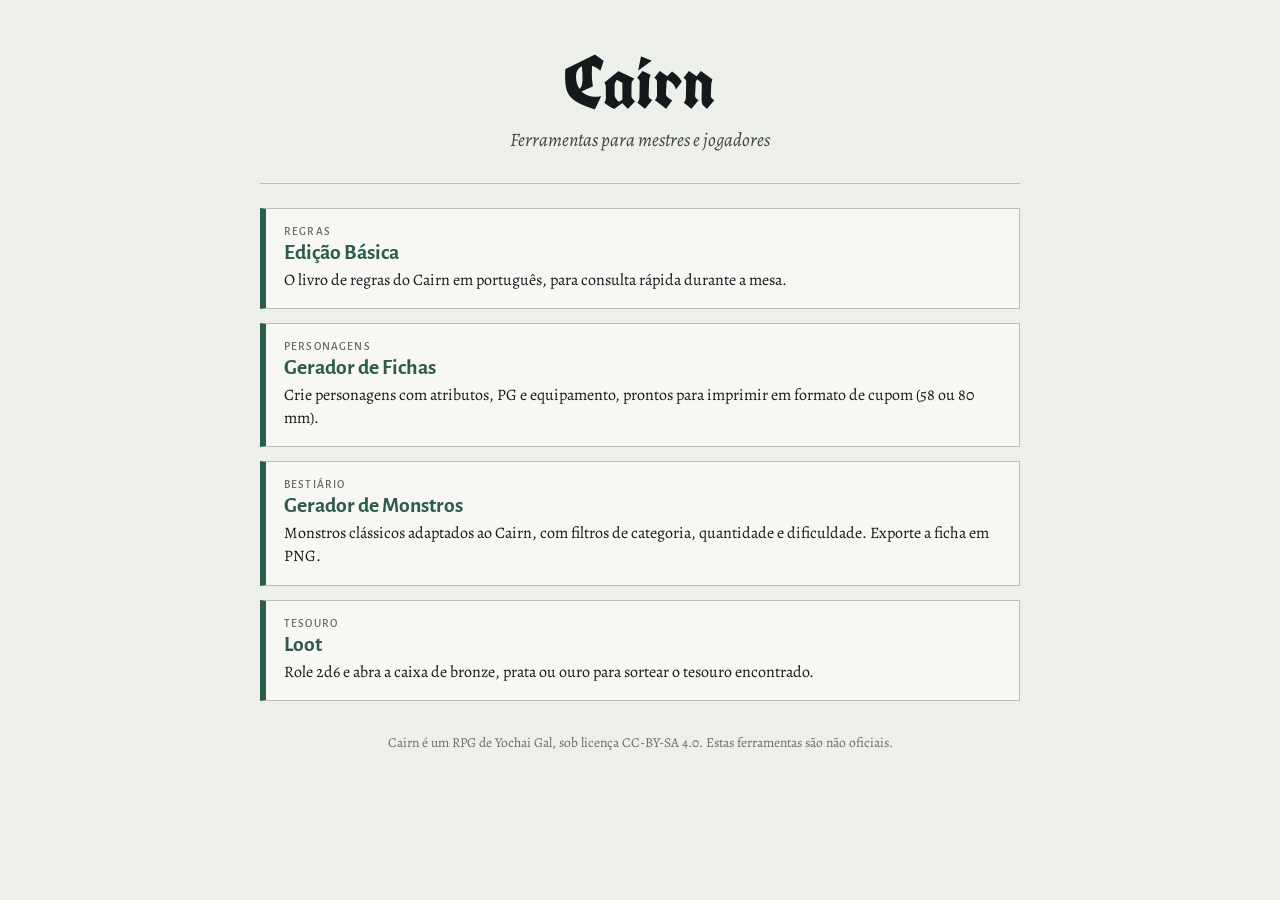
<file: index.html>
<!DOCTYPE html>
<html lang="pt-BR"><head><meta charset="utf-8">
<meta name="viewport" content="width=device-width, initial-scale=1, viewport-fit=cover">
<title>Ferramentas Cairn</title>
<link rel="stylesheet" href="cairn.css">
<style>
:root{box-sizing:border-box;padding-top:env(safe-area-inset-top,0px);padding-bottom:env(safe-area-inset-bottom,0px)}
*,*:before,*:after{box-sizing:inherit}
body{margin:0;background:var(--paper);color:var(--ink);font:19px/1.45 var(--font-body);padding:24px 16px 48px}
main{max-width:760px;margin:0 auto}
h1{font:700 clamp(3rem,12vw,4.6rem)/1 var(--font-display);margin:.3em 0 .1em;text-align:center}
.sub{text-align:center;margin:0 0 28px;opacity:.8;font-style:italic}
hr{border:0;border-top:1px solid var(--rule);margin:0 0 24px}
ul{list-style:none;margin:0;padding:0;display:grid;gap:14px}
a.card{display:block;text-decoration:none;color:inherit;background:var(--panel);border:1px solid var(--rule);border-left:6px solid var(--accent);padding:16px 18px}
a.card:hover,a.card:focus-visible{border-color:var(--accent);outline:none;transform:translateX(2px)}
.card h2{font:700 1.35rem var(--font-ui);margin:0 0 4px;color:var(--accent)}
.card p{margin:0;font-size:1rem}
.tag{font:500 .72rem var(--font-ui);letter-spacing:.1em;text-transform:uppercase;opacity:.65;display:block;margin-bottom:2px}
footer{text-align:center;margin-top:32px;font-size:.85rem;opacity:.6}
</style></head><body><main>
<h1>Cairn</h1>
<p class="sub">Ferramentas para mestres e jogadores</p>
<hr>
<ul>
<li><a class="card" href="edicao-basica.html"><span class="tag">Regras</span><h2>Edição Básica</h2><p>O livro de regras do Cairn em português, para consulta rápida durante a mesa.</p></a></li>
<li><a class="card" href="fichas.html"><span class="tag">Personagens</span><h2>Gerador de Fichas</h2><p>Crie personagens com atributos, PG e equipamento, prontos para imprimir em formato de cupom (58 ou 80 mm).</p></a></li>
<li><a class="card" href="monstros.html"><span class="tag">Bestiário</span><h2>Gerador de Monstros</h2><p>Monstros clássicos adaptados ao Cairn, com filtros de categoria, quantidade e dificuldade. Exporte a ficha em PNG.</p></a></li>
<li><a class="card" href="loot.html"><span class="tag">Tesouro</span><h2>Loot</h2><p>Role 2d6 e abra a caixa de bronze, prata ou ouro para sortear o tesouro encontrado.</p></a></li>
</ul>
<footer>Cairn é um RPG de Yochai Gal, sob licença CC-BY-SA 4.0. Estas ferramentas são não oficiais.</footer>
</main></body></html>
</file>
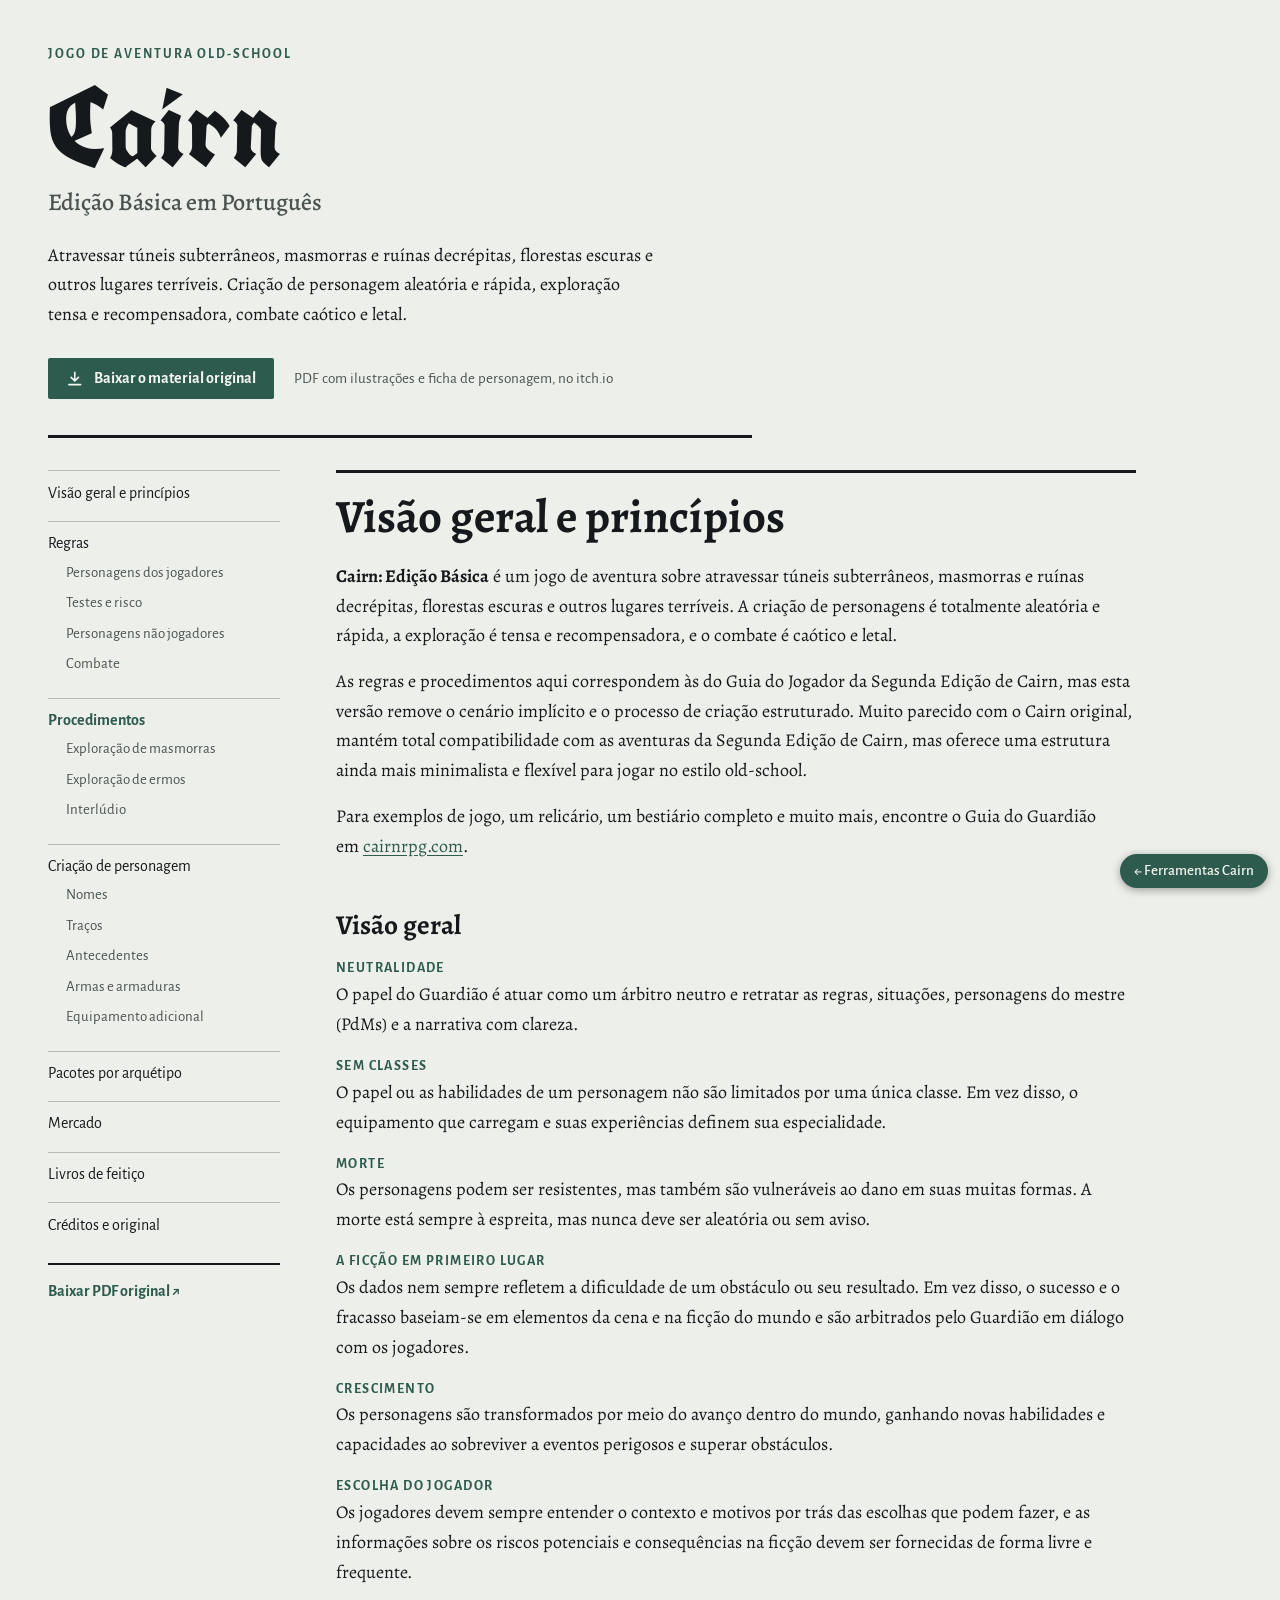
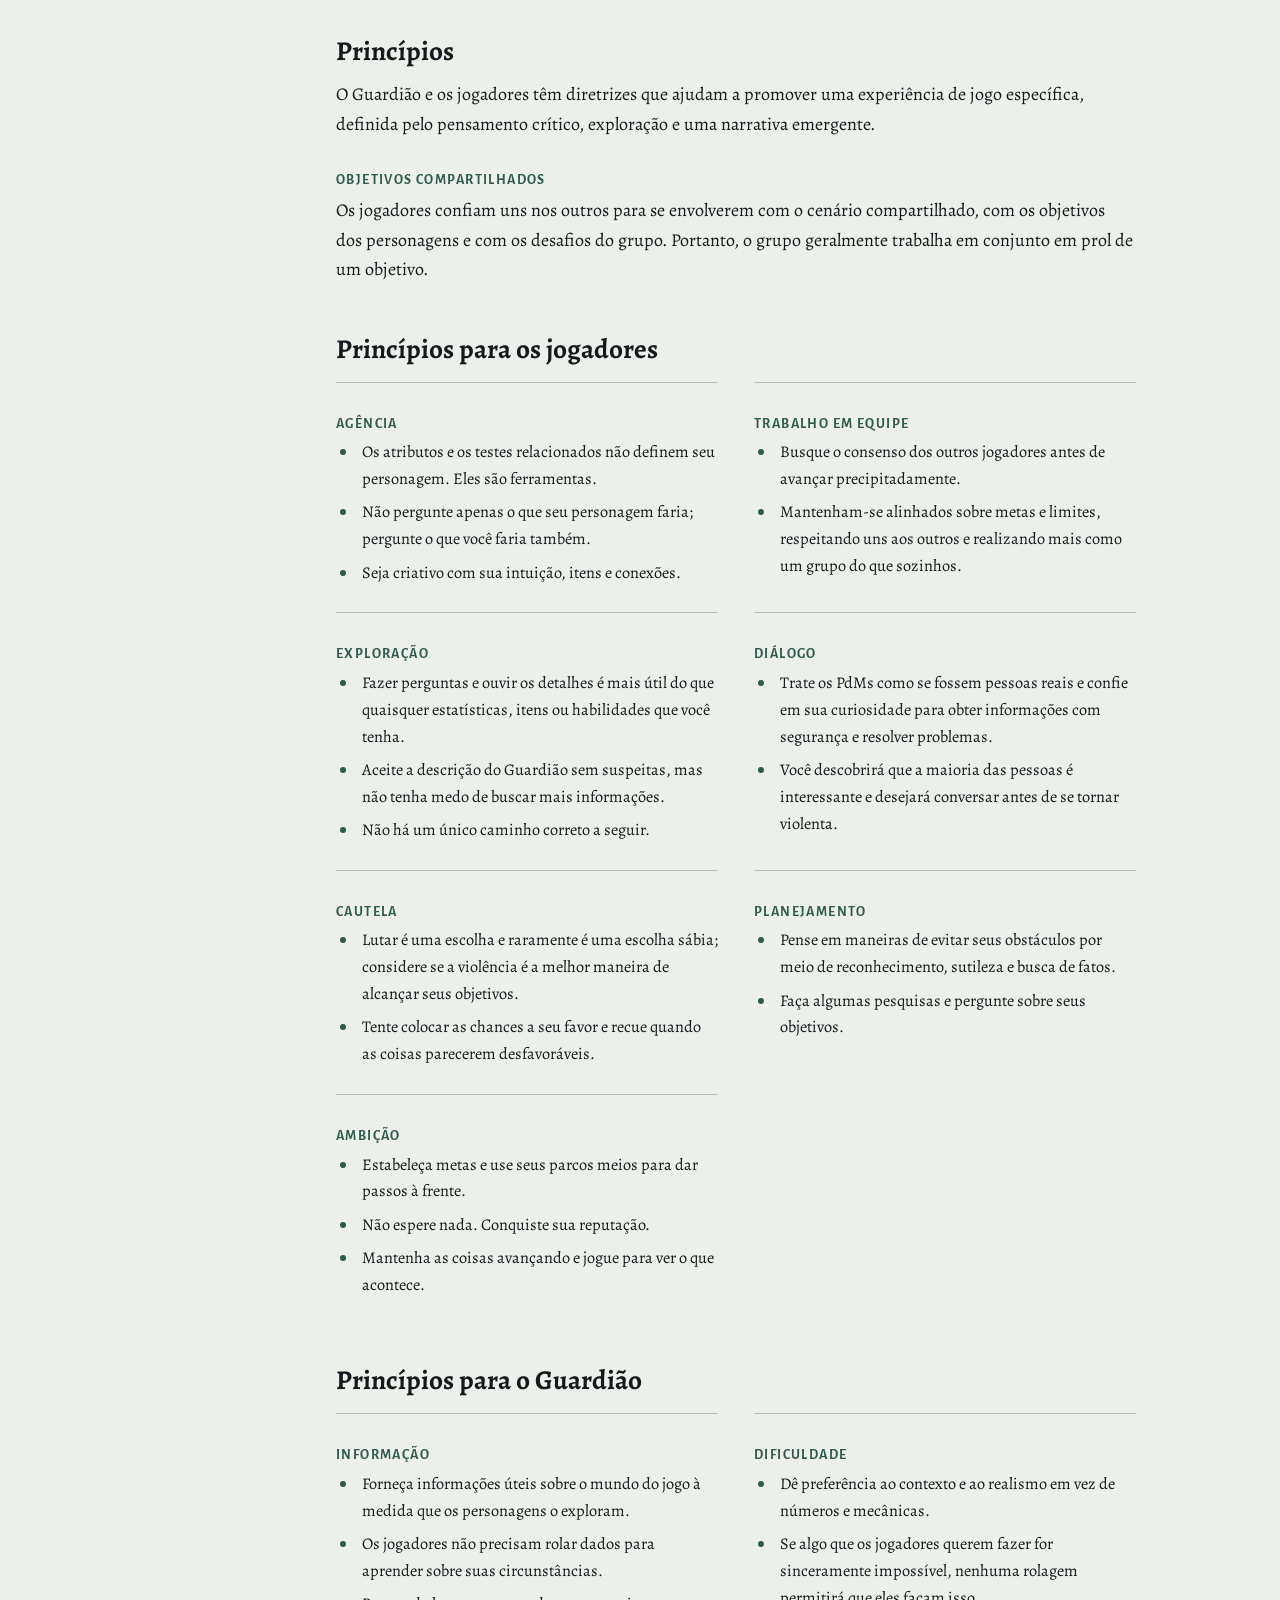
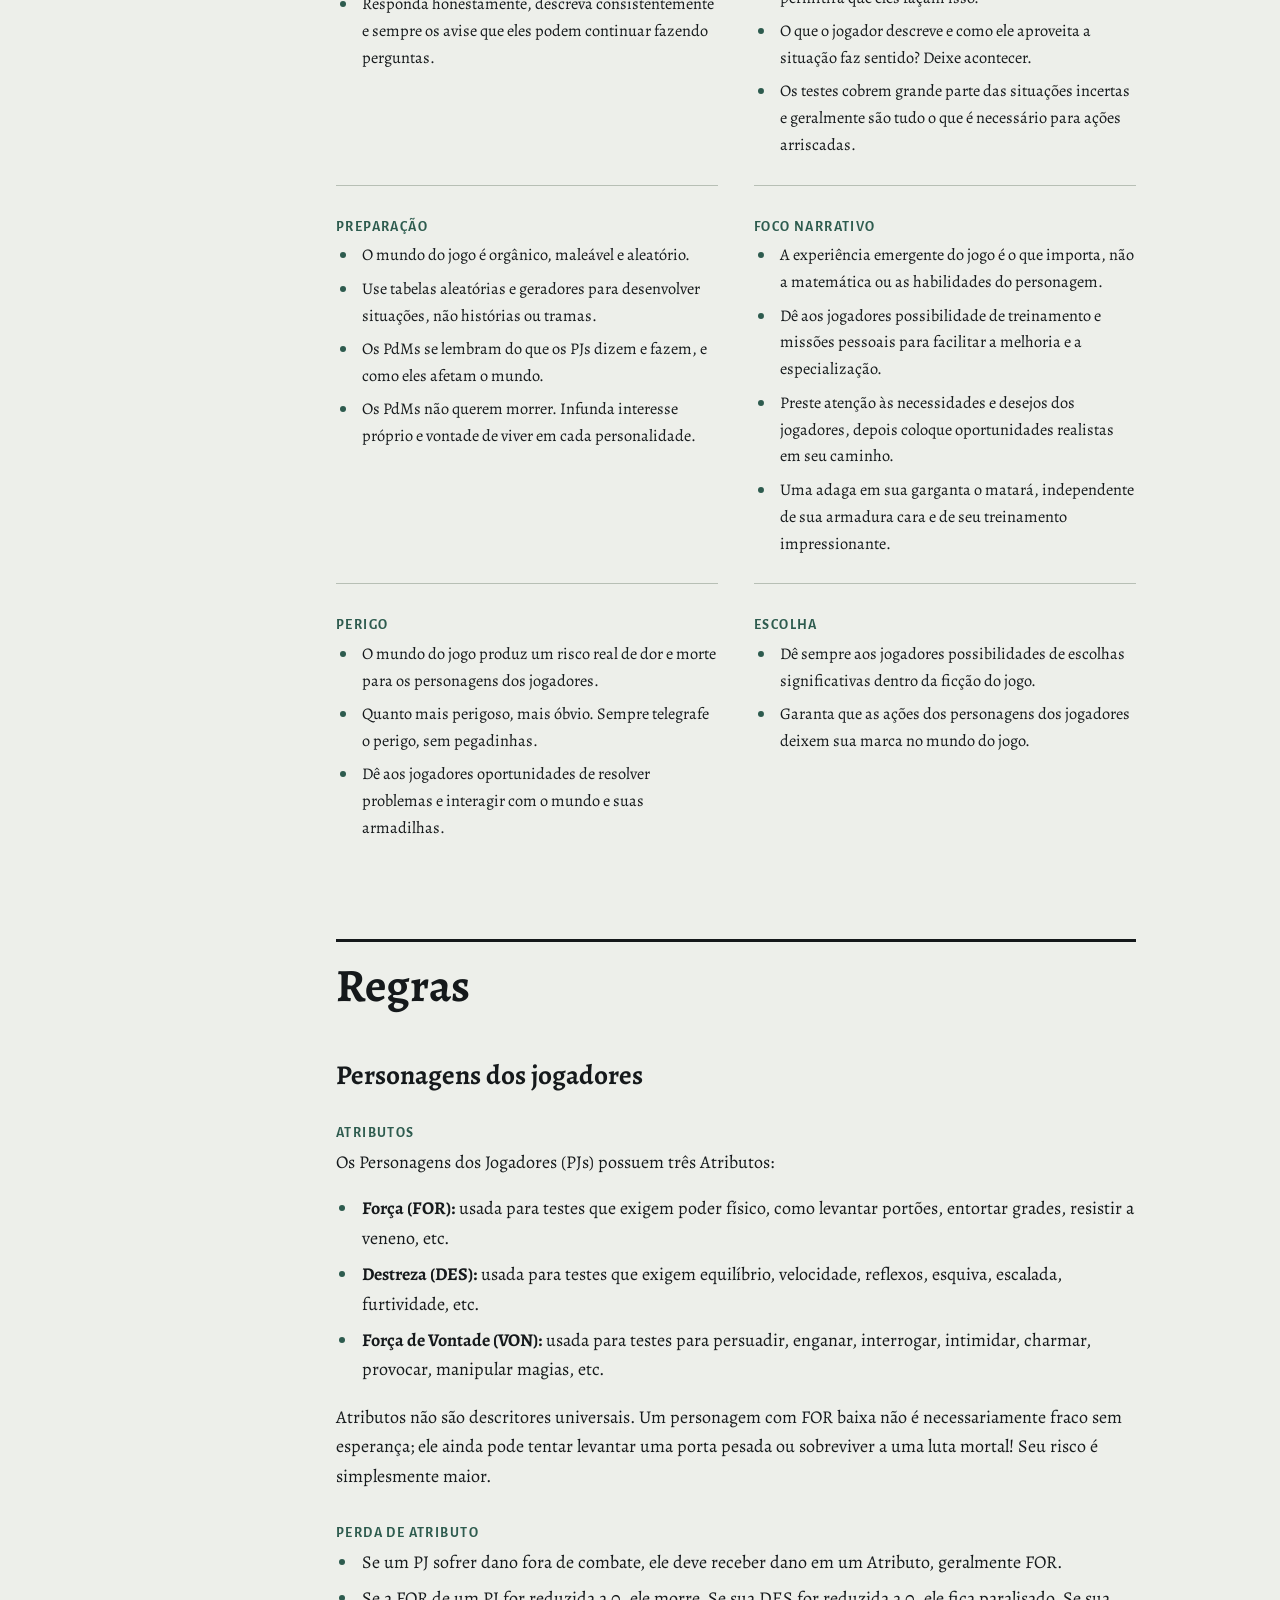
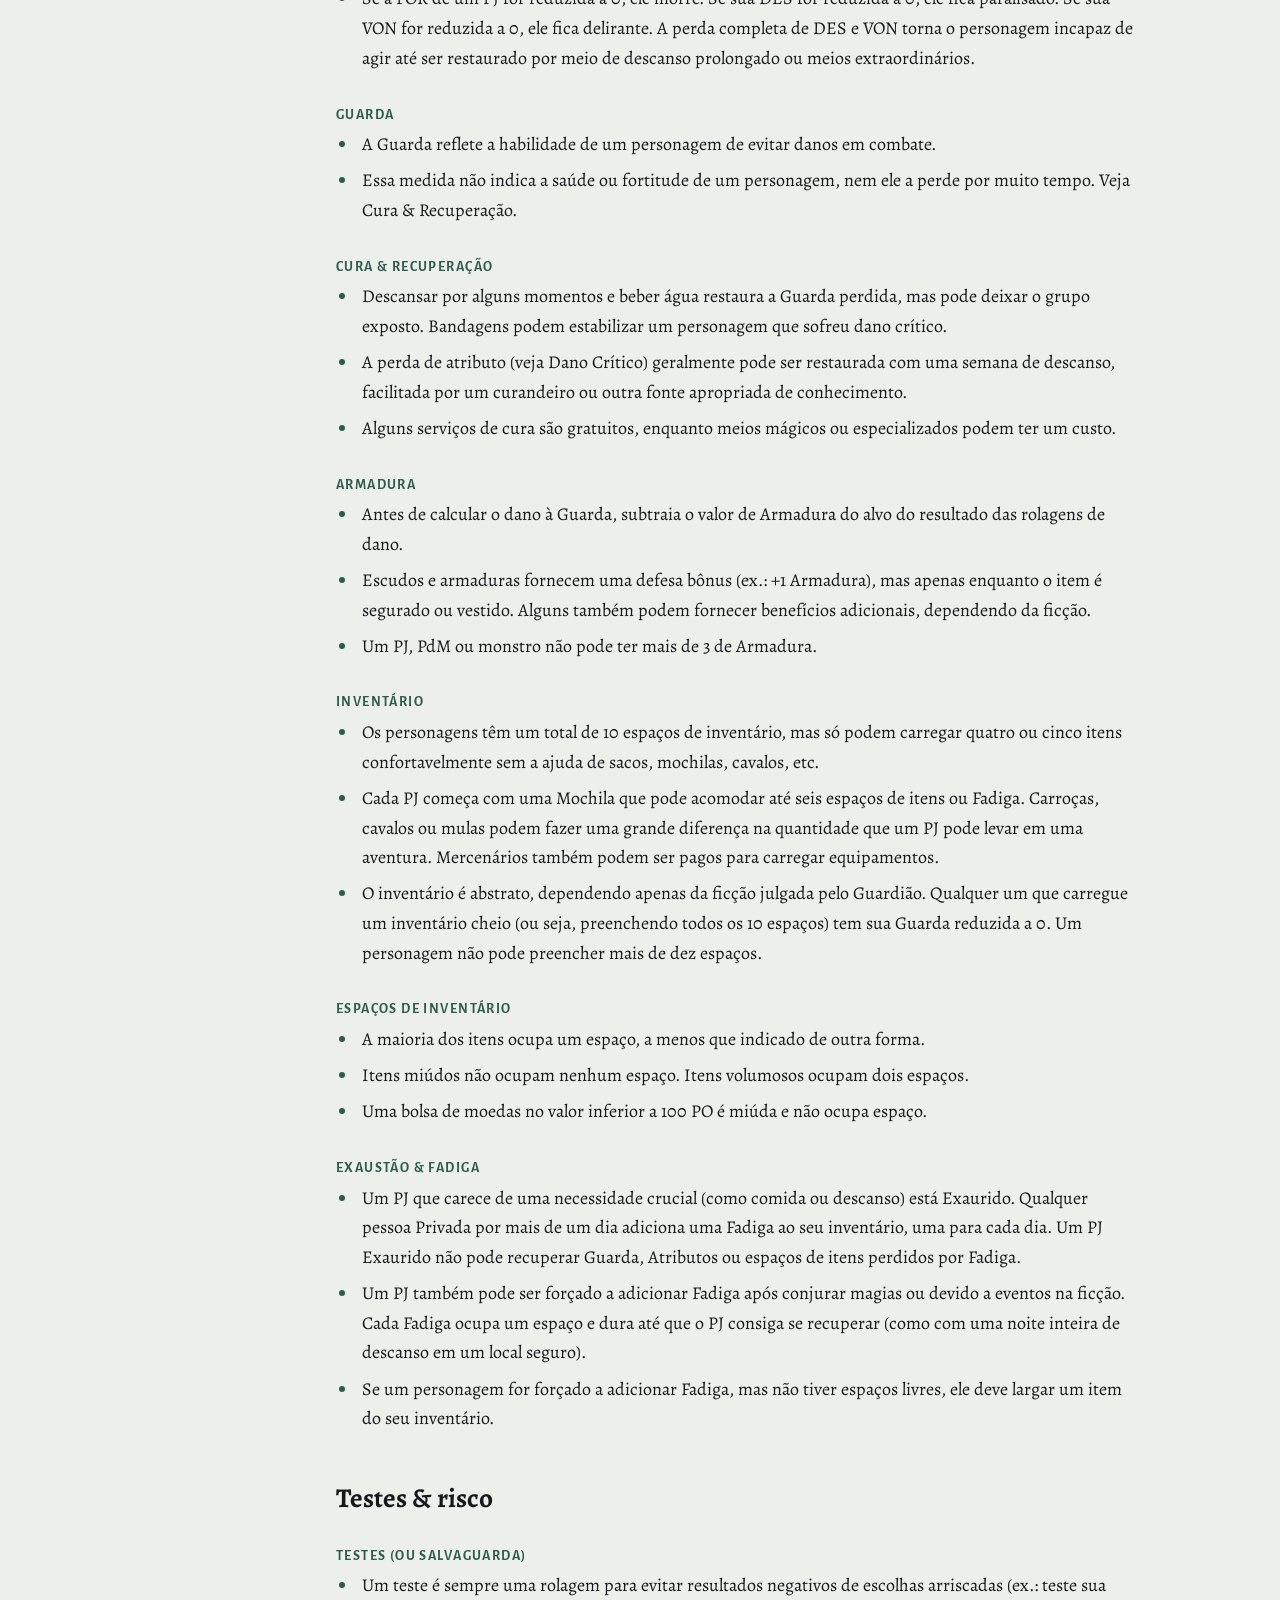
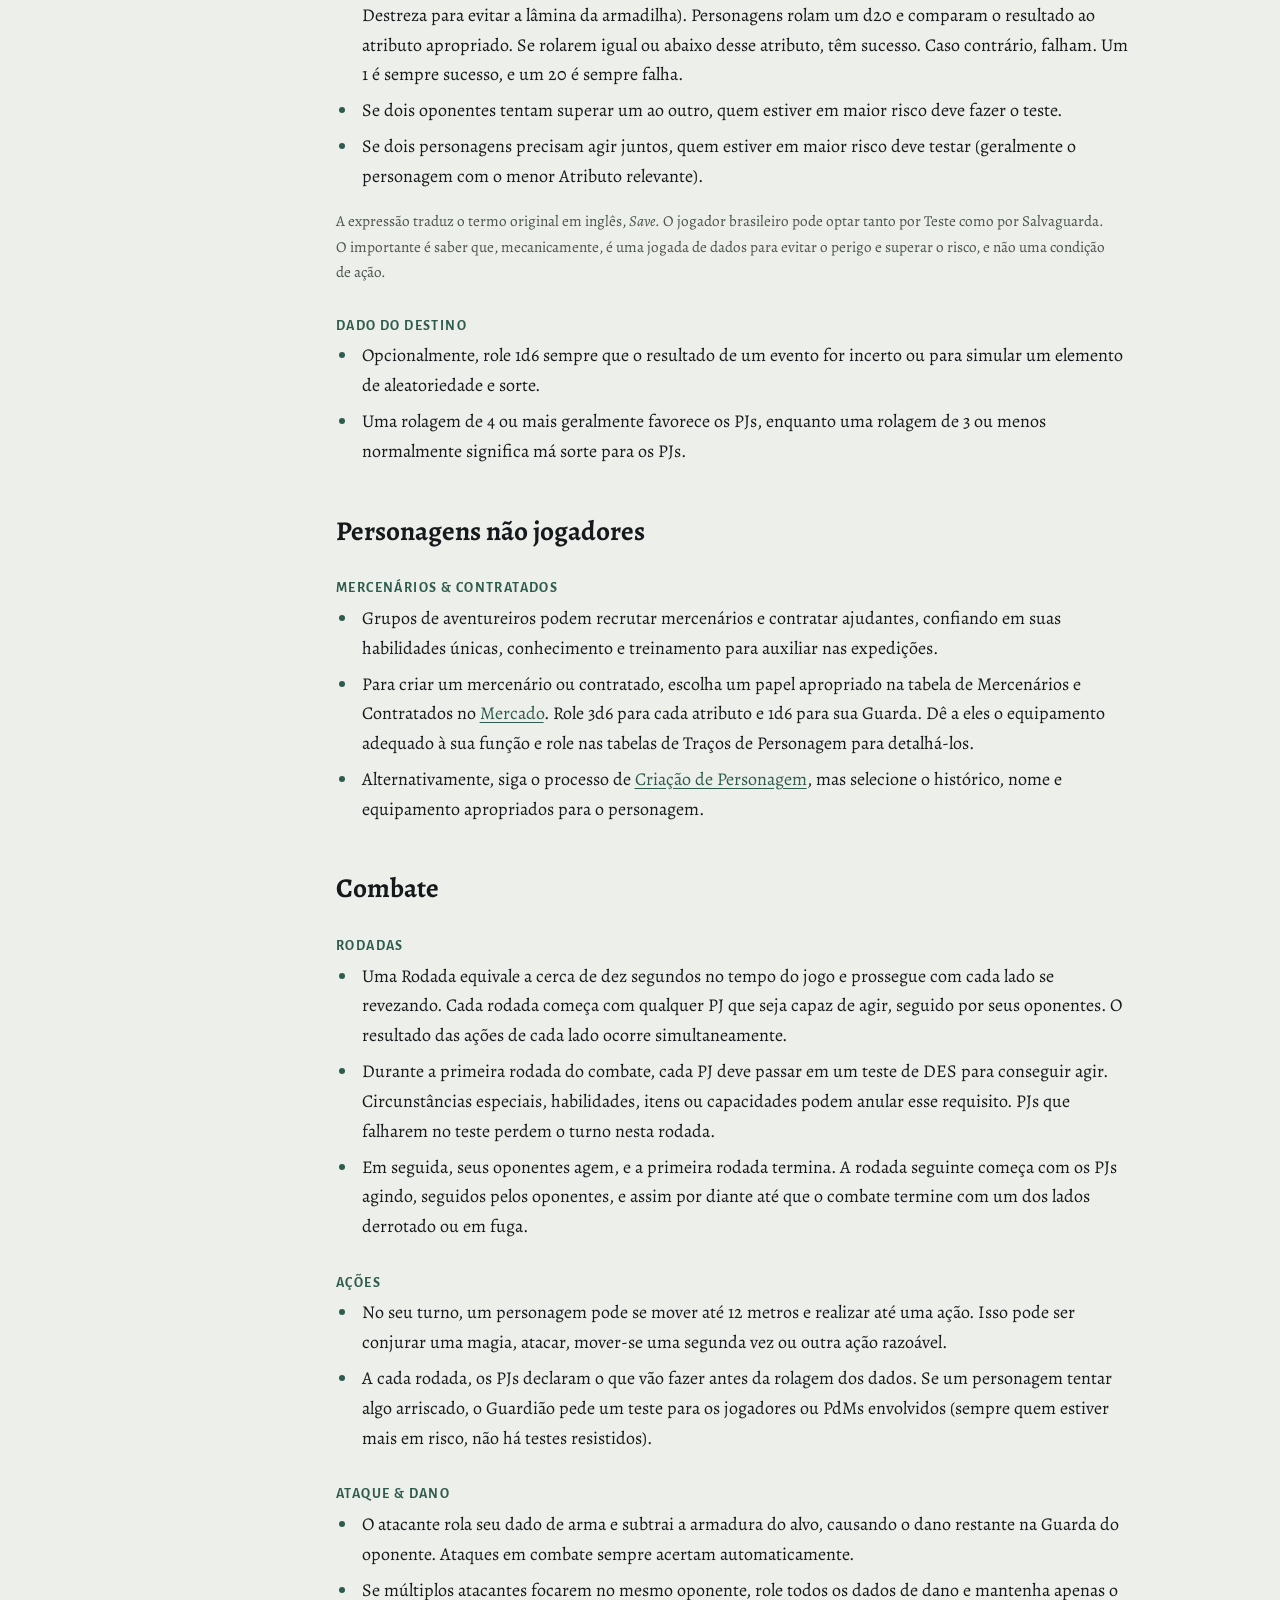
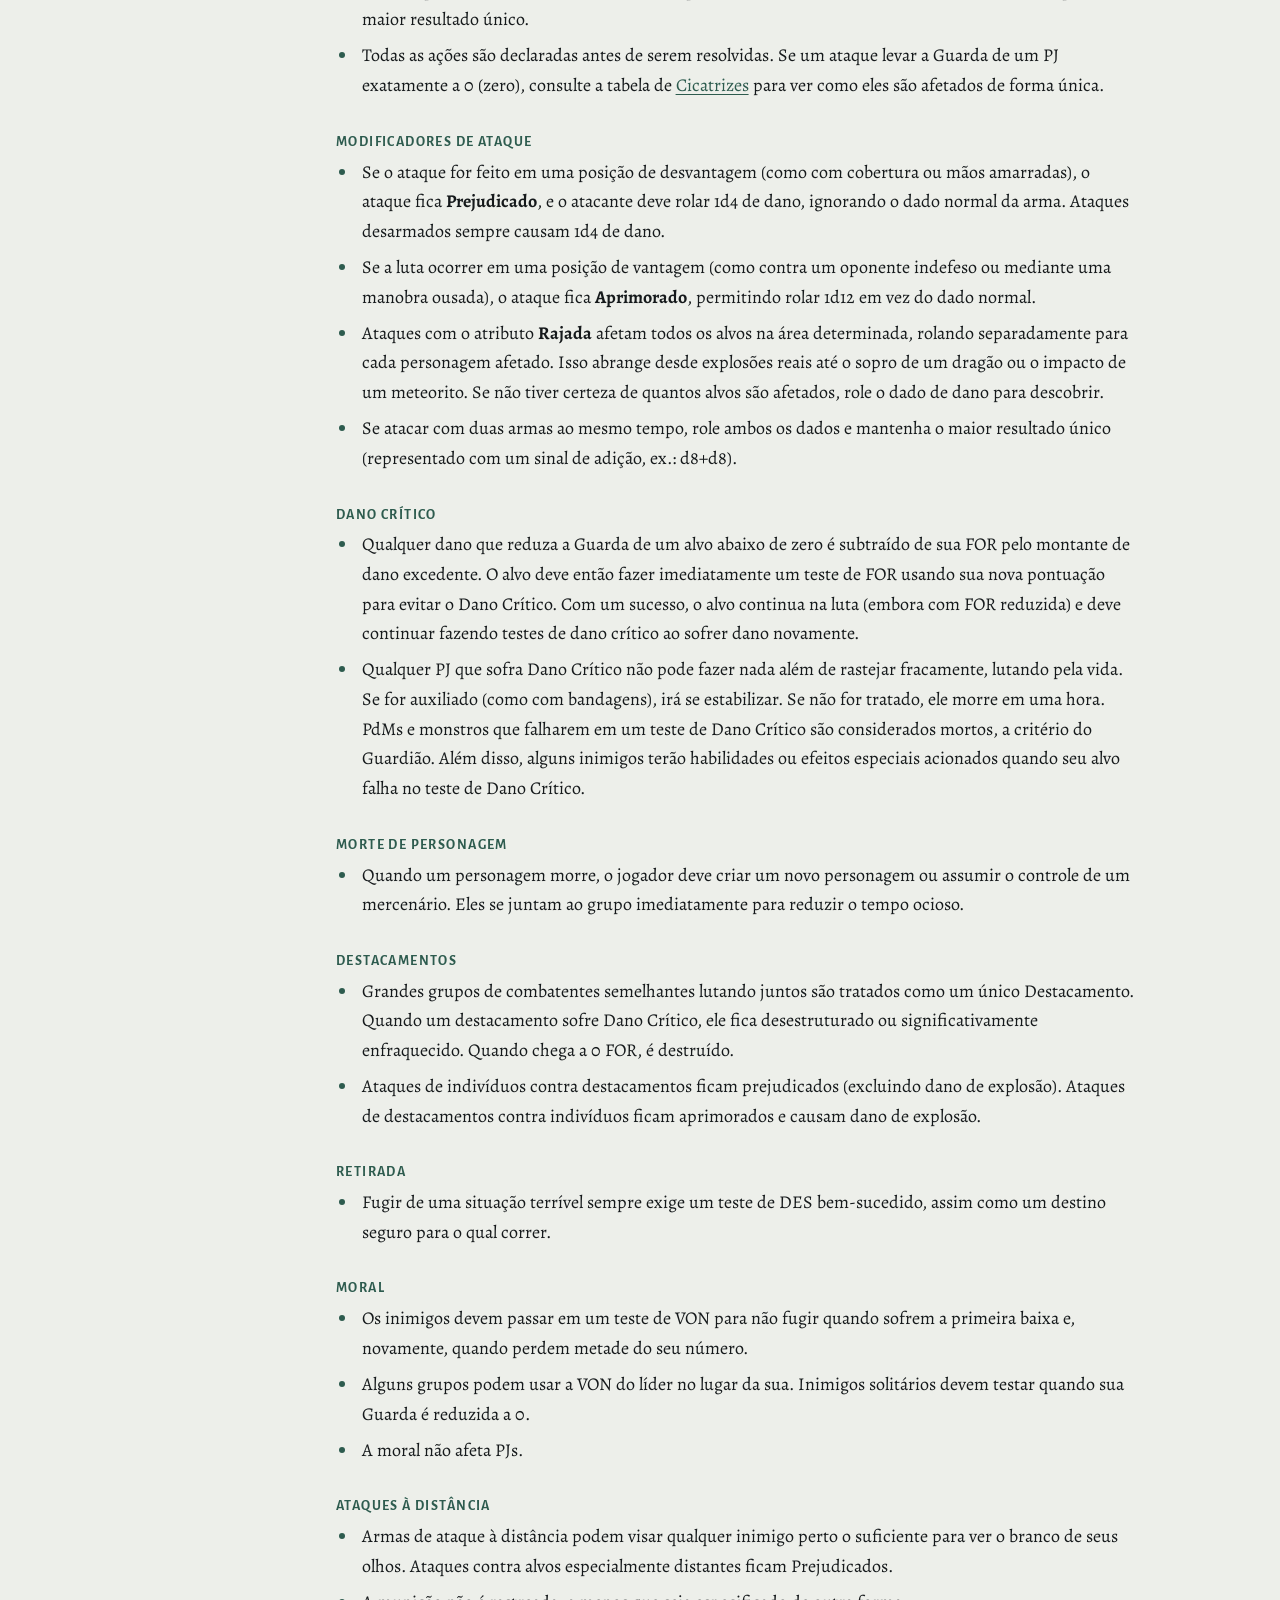
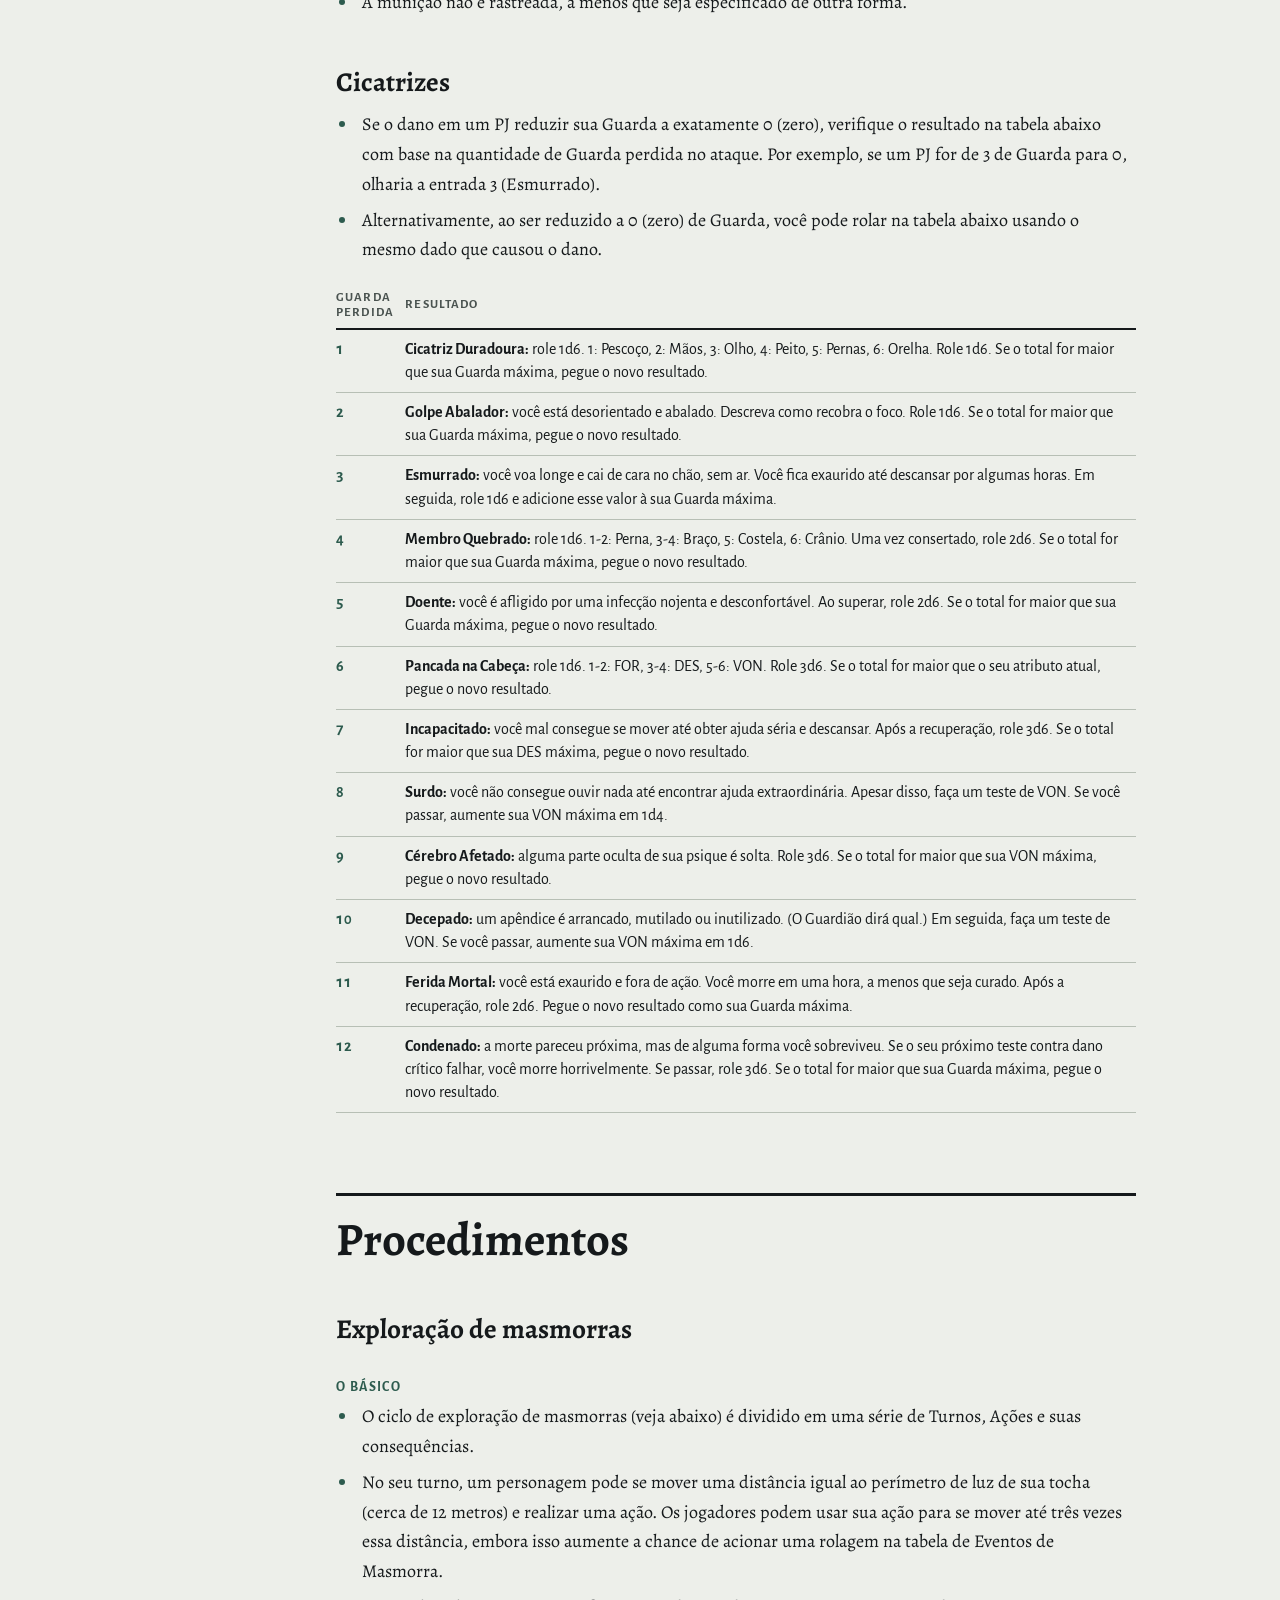
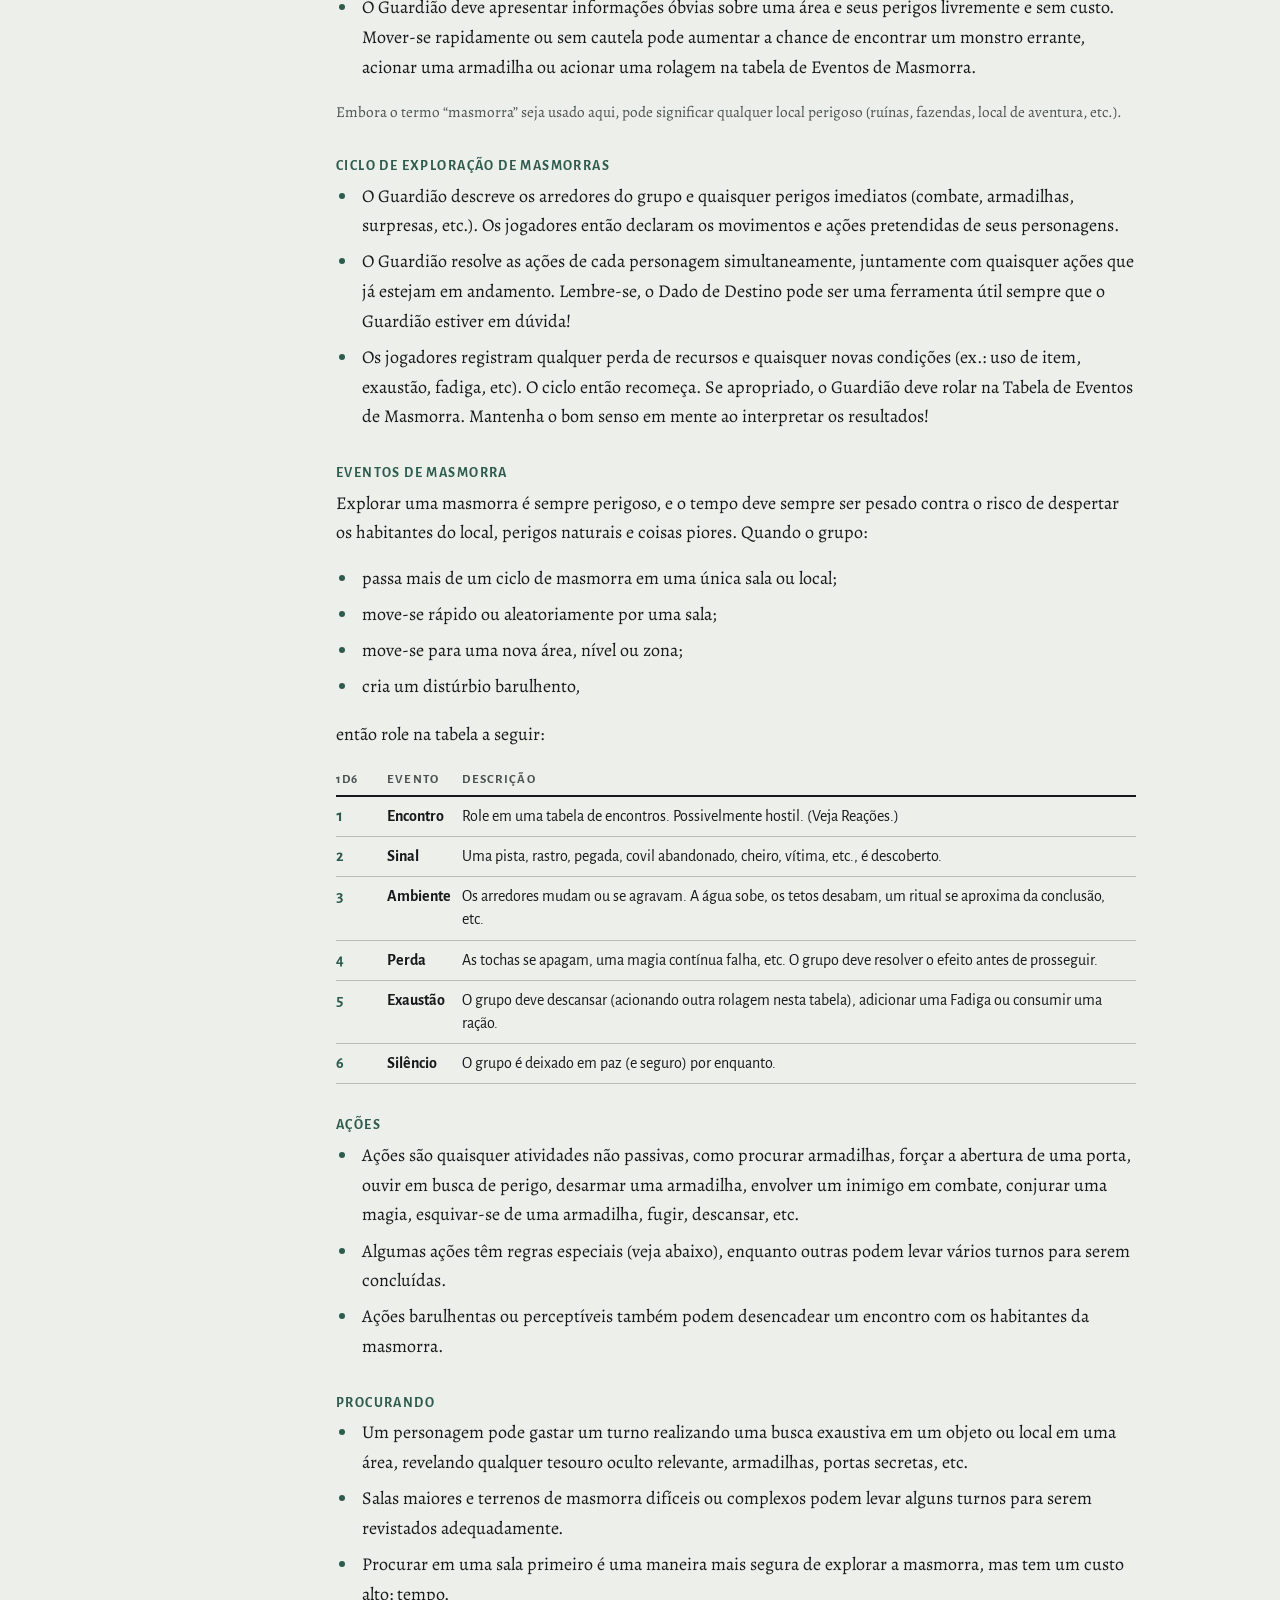
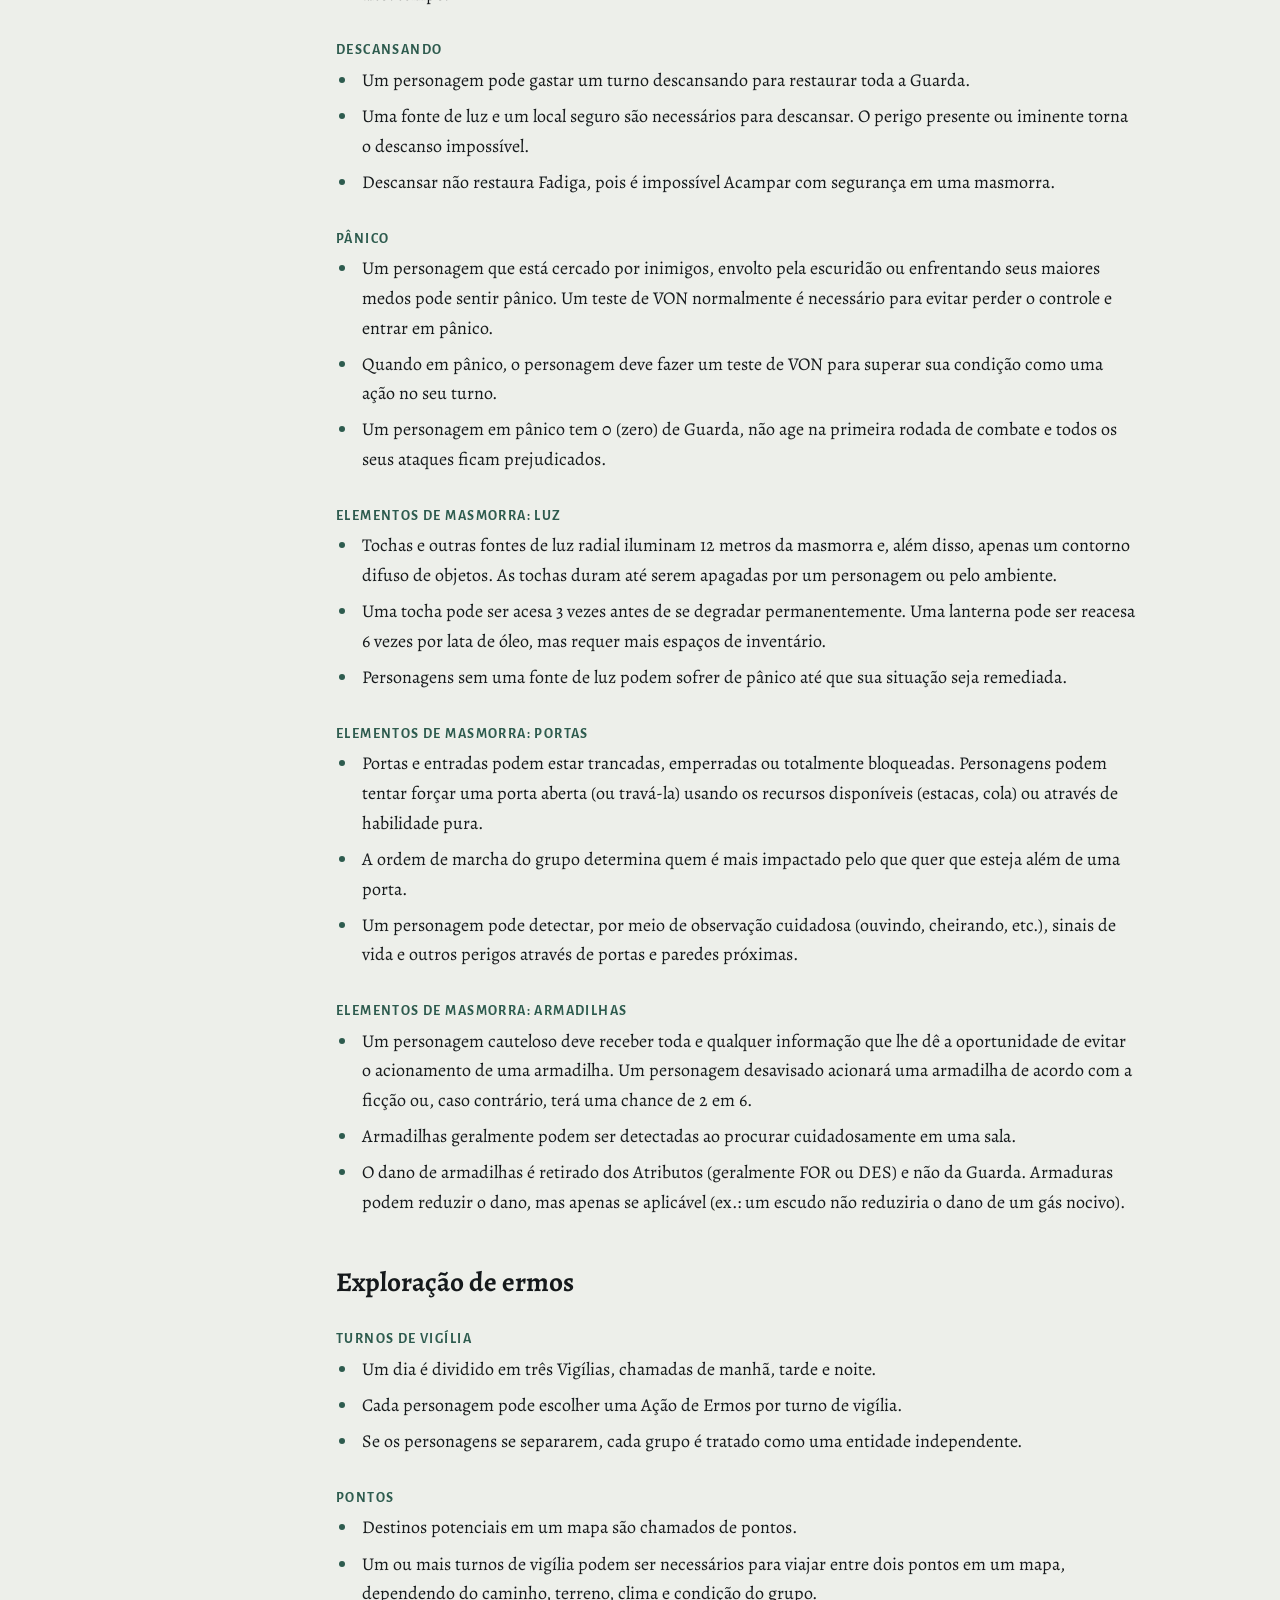
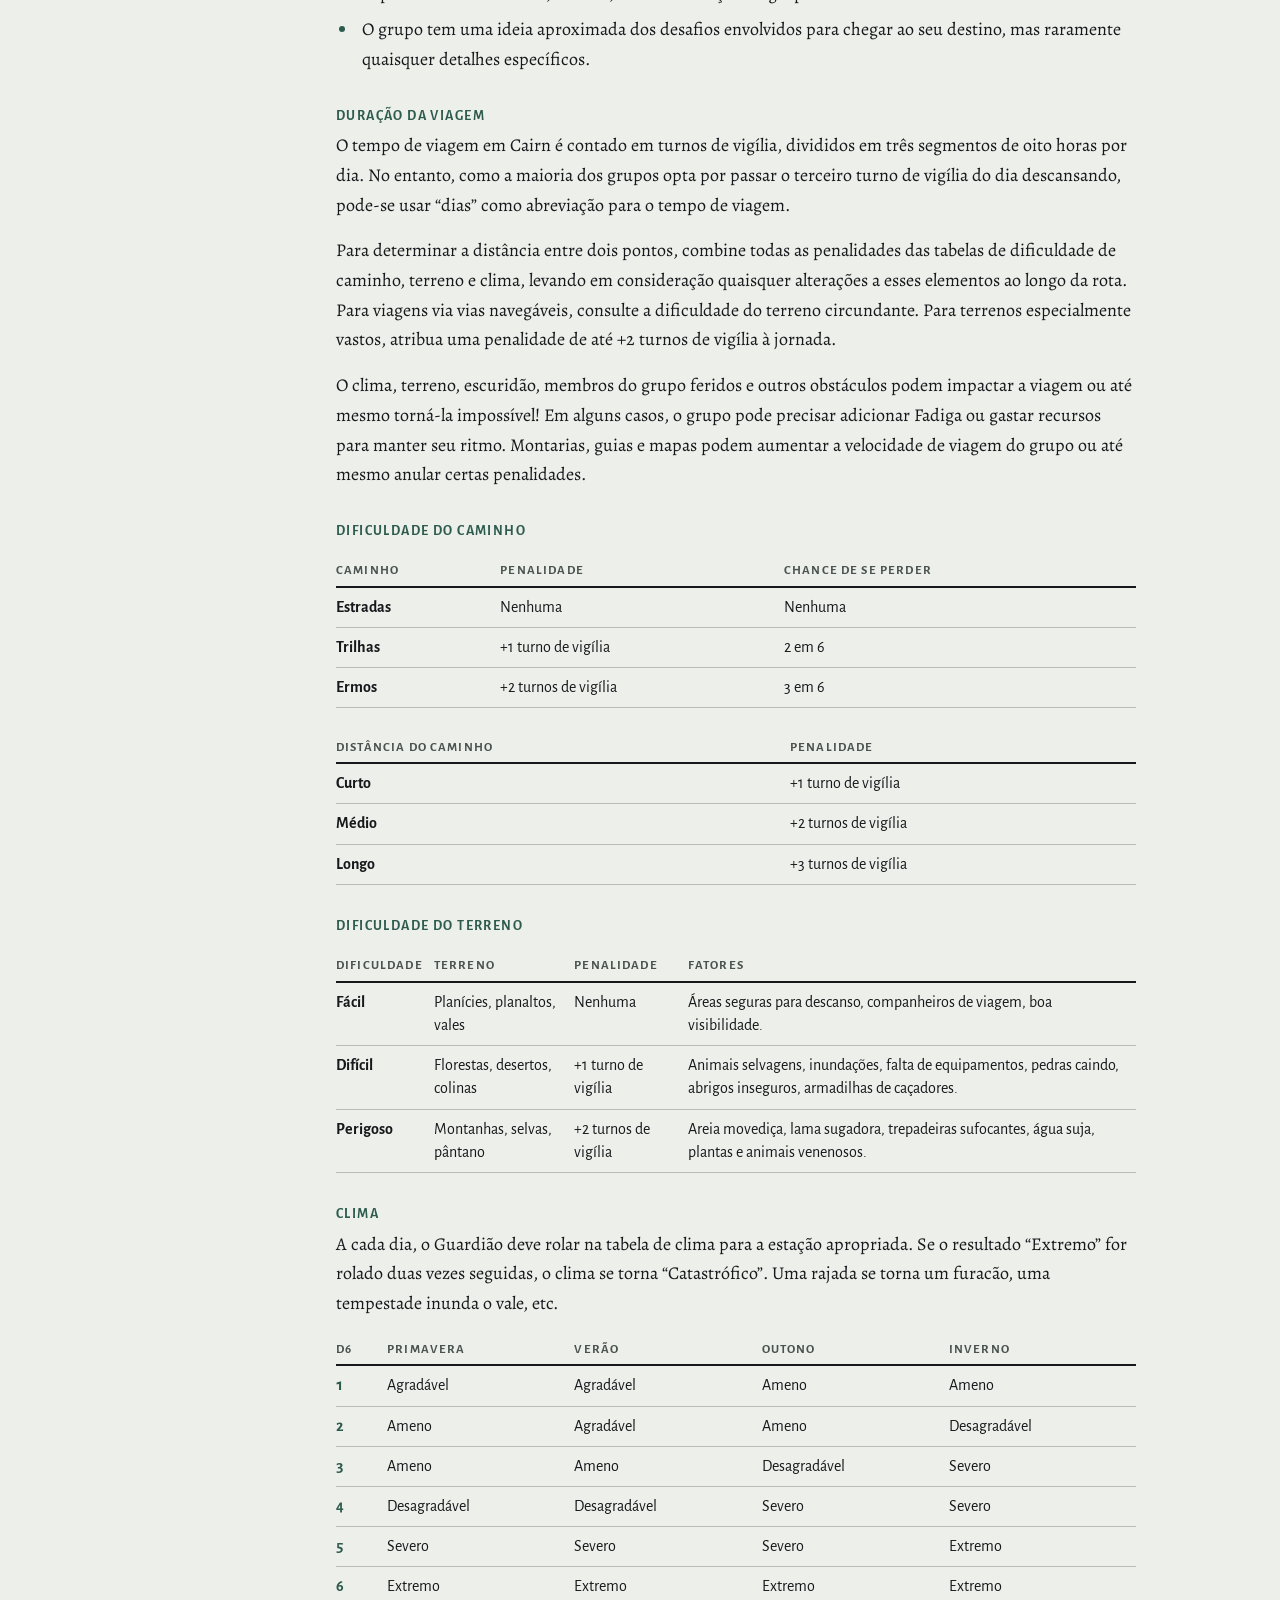
<file: edicao-basica.html>
<!doctype html><html><head><meta charset=utf8><meta name=viewport content="width=device-width,initial-scale=1,viewport-fit=cover"><style>:root{color-scheme:light;box-sizing:border-box;padding-top:env(safe-area-inset-top,0px);padding-bottom:env(safe-area-inset-bottom,0px)}html{scroll-padding-top:env(safe-area-inset-top,0px)}body{margin:0;padding:0;font:14px -apple-system,BlinkMacSystemFont,sans-serif;background:#fff;color:#000}img{max-width:100%}[hidden]:not([hidden=until-found i]){display:none!important}</style><style>.cairn-home{position:fixed;right:12px;bottom:calc(12px + env(safe-area-inset-bottom,0px));z-index:99;font:500 15px 'Alegreya Sans',system-ui,sans-serif;background:#2D5B4E;color:#F4F6F1;padding:8px 14px;border-radius:999px;text-decoration:none;box-shadow:0 2px 8px rgba(0,0,0,.35)}@media print{.cairn-home{display:none}}</style></head><body>
<title>Cairn Edição Básica</title>
<meta name="claude:viewport-fit-sides" content="cover">
<link rel="preconnect" href="https://fonts.googleapis.com">
<link rel="preconnect" href="https://fonts.gstatic.com" crossorigin>
<link rel="stylesheet" href="https://fonts.googleapis.com/css2?family=Alegreya:ital,wght@0,400;0,500;0,700;1,400&family=Alegreya+Sans:wght@400;500;700&family=UnifrakturCook:wght@700&display=swap">
<style>
/* Layout: índice fixo à esquerda no desktop, barra de abas rolável no topo no celular; texto em coluna única de leitura, tabelas e listas d100 em colunas. */
:root{
  --paper:#EDEFEA;
  --paper-2:#E1E5DD;
  --ink:#15191B;
  --ink-2:#4A5350;
  --rule:#B7BFB5;
  --accent:#2D5B4E;
  --accent-ink:#F4F6F1;
  --font-body:'Alegreya',Georgia,'Times New Roman',serif;
  --font-ui:'Alegreya Sans','Segoe UI',system-ui,sans-serif;
  --font-display:'UnifrakturCook','Old English Text MT',Georgia,serif;
  --offset:1rem;
}
@media (prefers-color-scheme: dark){
  :root:not([data-theme="light"]){
    --paper:#0E1211;--paper-2:#171D1B;--ink:#E5E9E2;--ink-2:#A4AEA8;--rule:#2D3633;--accent:#9CCBB5;--accent-ink:#0E1211;color-scheme:dark;
  }
}
:root[data-theme="dark"]{
  --paper:#0E1211;--paper-2:#171D1B;--ink:#E5E9E2;--ink-2:#A4AEA8;--rule:#2D3633;--accent:#9CCBB5;--accent-ink:#0E1211;color-scheme:dark;
}
*{box-sizing:border-box}
html{scroll-behavior:smooth}
body{
  background:var(--paper);color:var(--ink);
  font:400 1.125rem/1.65 var(--font-body);
  padding-block:0 4rem;
  padding-left:max(16px,env(safe-area-inset-left,0px));
  padding-right:max(16px,env(safe-area-inset-right,0px));
  -webkit-text-size-adjust:100%;
}
body::before{content:"";position:fixed;inset:0 0 auto;height:env(safe-area-inset-top,0px);background:var(--paper);z-index:10}
a{color:var(--accent);text-underline-offset:.18em}
a:hover{text-decoration-thickness:2px}
:focus-visible{outline:3px solid var(--accent);outline-offset:2px}
.wrap{max-width:74rem;margin:0 auto}

/* Cabeçalho */
.masthead{padding-block:3rem 2.25rem;border-bottom:3px solid var(--ink);display:grid;gap:.5rem;max-width:44rem}
.kicker{font:700 .85rem/1 var(--font-ui);letter-spacing:.14em;text-transform:uppercase;color:var(--accent);margin:0}
.logo{font:700 clamp(4rem,14vw,7rem)/.95 var(--font-display);margin:.25rem 0 0;letter-spacing:.01em}
.sub{font:500 1.5rem/1.2 var(--font-body);margin:0;color:var(--ink-2)}
.lede{margin:1rem 0 0;max-width:38rem;text-wrap:pretty}
.actions{display:flex;flex-wrap:wrap;align-items:center;gap:.75rem 1.25rem;margin-top:1.25rem}
.btn{display:inline-flex;align-items:center;gap:.6rem;background:var(--accent);color:var(--accent-ink);padding:.7rem 1.15rem;font:700 1rem/1.2 var(--font-ui);text-decoration:none;border-radius:2px}
.btn:hover{text-decoration:underline}
.btn svg{width:1.1em;height:1.1em;flex:none}
.actions small{font:400 .95rem var(--font-ui);color:var(--ink-2)}

/* Estrutura */
.layout{display:grid;grid-template-columns:14.5rem minmax(0,1fr);gap:3.5rem;padding-top:2rem}
main{min-width:0;max-width:50rem}
.toc{position:sticky;top:calc(env(safe-area-inset-top,0px) + 1rem);align-self:start;max-height:calc(100vh - 2rem);overflow-y:auto;font-family:var(--font-ui);font-size:1rem;line-height:1.3}
.toc ul{list-style:none;margin:0;padding:0}
.toc>ul>li{border-top:1px solid var(--rule);padding:.55rem 0}
.toc a{text-decoration:none;color:var(--ink);display:block;padding:.15rem 0}
.toc a:hover{color:var(--accent);text-decoration:underline}
.toc a[aria-current="true"]{color:var(--accent);font-weight:700}
.toc ul ul{margin:.25rem 0 0 .9rem}
.toc ul ul a{font-size:.93rem;color:var(--ink-2)}
.toc .dl{margin-top:1rem;padding-top:.9rem;border-top:2px solid var(--ink)}
.toc .dl a{color:var(--accent);font-weight:700}

section[id],[id].sub-s{scroll-margin-top:calc(var(--offset) + env(safe-area-inset-top,0px))}
[id]{scroll-margin-top:calc(var(--offset) + env(safe-area-inset-top,0px))}

/* Hierarquia tipográfica */
h2{font:700 clamp(2.1rem,5vw,2.9rem)/1.1 var(--font-body);margin:0 0 1.25rem;padding-top:1.1rem;border-top:3px solid var(--ink);text-wrap:balance}
h3{font:700 1.7rem/1.2 var(--font-body);margin:3rem 0 .75rem;text-wrap:balance}
h4{font:700 .88rem/1.3 var(--font-ui);letter-spacing:.1em;text-transform:uppercase;color:var(--accent);margin:2rem 0 .4rem}
section+section{margin-top:5rem}
p{margin:0 0 1rem;text-wrap:pretty}
ul,ol{margin:0 0 1.1rem;padding-left:1.4rem}
li{margin-bottom:.4rem;padding-left:.2rem}
li::marker{color:var(--accent)}
b,strong{font-weight:700}
dl{margin:0 0 1rem}
dt{font:700 .88rem/1.3 var(--font-ui);letter-spacing:.1em;text-transform:uppercase;color:var(--accent);margin-top:1.1rem}
dd{margin:.15rem 0 0}
.note{background:var(--paper-2);padding:1rem 1.15rem;margin:1.25rem 0;font-size:1.02rem}
.note p:last-child{margin-bottom:0}
.small{font-size:.95rem;color:var(--ink-2)}

/* Tabelas */
.scroll{overflow-x:auto;margin:1rem 0 1.5rem;-webkit-overflow-scrolling:touch}
table{border-collapse:collapse;width:100%;min-width:28rem;font:400 1rem/1.45 var(--font-ui)}
caption{caption-side:top;text-align:left;font:700 .88rem/1.3 var(--font-ui);letter-spacing:.1em;text-transform:uppercase;color:var(--accent);padding-bottom:.4rem}
th{text-align:left;font:700 .8rem/1.2 var(--font-ui);letter-spacing:.09em;text-transform:uppercase;color:var(--ink-2);padding:.45rem .7rem .45rem 0;border-bottom:2px solid var(--ink)}
td{padding:.5rem .7rem .5rem 0;border-bottom:1px solid var(--rule);vertical-align:top}
td.n{width:3.2rem;font-weight:700;color:var(--accent);font-variant-numeric:tabular-nums}
td b{font-weight:700}
.wide{min-width:36rem}

/* Listas d100 / d10 */
ol.d,ol.names,ol.spells{list-style:none;padding:0;counter-reset:n}
ol.d{columns:13rem;column-gap:2rem}
ol.names{columns:16rem;column-gap:2rem}
ol.d li,ol.names li{counter-increment:n;break-inside:avoid;display:flex;gap:.7rem;margin:0;padding:.18rem 0;border-bottom:1px dotted var(--rule);font:400 1rem/1.4 var(--font-ui)}
ol.d li::before,ol.names li::before,ol.spells li::before{content:counter(n);font-weight:700;color:var(--accent);min-width:1.9rem;text-align:right;font-variant-numeric:tabular-nums;font-family:var(--font-ui)}
ol.names li span{margin-left:auto;color:var(--ink-2)}
.tr{display:grid;grid-template-columns:repeat(auto-fill,minmax(11rem,1fr));gap:1.5rem 1.75rem;margin:1rem 0 1.5rem}
.tr h5{font:700 1.05rem/1.2 var(--font-body);margin:0 0 .4rem;padding-bottom:.35rem;border-bottom:2px solid var(--ink)}
.tr ol.d{columns:auto}

ol.spells{columns:23rem;column-gap:2.5rem}
ol.spells li{counter-increment:n;break-inside:avoid;display:grid;grid-template-columns:2.1rem minmax(0,1fr);column-gap:.6rem;margin:0;padding:.75rem 0;border-bottom:1px solid var(--rule);font-size:1rem;line-height:1.5}
ol.spells li::before{grid-row:1 / span 3;font-size:.95rem;padding-top:.15rem}
ol.spells b{grid-column:2;font:700 1.1rem/1.25 var(--font-body)}
ol.spells span{grid-column:2}
ol.spells em{grid-column:2;color:var(--ink-2);font-style:italic}

/* Pacotes */
.packs{display:grid;grid-template-columns:repeat(auto-fit,minmax(14.5rem,1fr));gap:1.25rem;margin:1rem 0}
.pack{border:1px solid var(--rule);padding:1rem 1.1rem .6rem;min-width:0}
.pack h4{margin:0 0 .6rem;font:700 1.35rem/1.2 var(--font-body);letter-spacing:0;text-transform:none;color:var(--ink)}
.pack ul{list-style:none;padding:0;font:400 .98rem/1.4 var(--font-ui)}
.pack li{padding:.2rem 0;margin:0;border-bottom:1px dotted var(--rule)}
.pack li:last-child{border-bottom:0}

/* Princípios */
.principles{display:grid;grid-template-columns:repeat(auto-fit,minmax(17rem,1fr));gap:.5rem 2.25rem;margin:1rem 0 1.5rem}
.principles div{min-width:0;border-top:1px solid var(--rule)}
.principles ul{font-size:1.02rem}

/* Preços */
ul.price{list-style:none;padding:0;columns:17rem;column-gap:2.25rem;font:400 1rem/1.4 var(--font-ui)}
ul.price li{display:flex;justify-content:space-between;gap:1rem;break-inside:avoid;margin:0;padding:.3rem 0;border-bottom:1px dotted var(--rule)}
ul.price b{color:var(--accent);font-variant-numeric:tabular-nums;white-space:nowrap}

footer.src{margin-top:5rem;padding-top:1.5rem;border-top:3px solid var(--ink)}

/* Mobile */
@media (max-width:900px){
  :root{--offset:4.6rem}
  .layout{grid-template-columns:minmax(0,1fr);gap:1.25rem;padding-top:0}
  .toc{top:env(safe-area-inset-top,0px);z-index:5;background:var(--paper);max-height:none;overflow:visible;border-bottom:1px solid var(--rule);margin-inline:calc(-1 * max(16px,env(safe-area-inset-left,0px))) calc(-1 * max(16px,env(safe-area-inset-right,0px)))}
  .toc>ul{display:flex;overflow-x:auto;position:relative;gap:.25rem;padding:.35rem max(16px,env(safe-area-inset-left,0px));white-space:nowrap;scrollbar-width:none}
  .toc>ul::-webkit-scrollbar{display:none}
  .toc>ul>li{border:0;padding:0;flex:none}
  .toc ul ul{display:none}
  .toc a{padding:.55rem .75rem;font-size:.98rem}
  .toc a[aria-current="true"]{box-shadow:inset 0 -3px 0 var(--accent)}
  .toc .dl{margin:0;padding:0;border:0}
  .masthead{padding-block:2rem 1.75rem}
  h3{font-size:1.45rem;margin-top:2.4rem}
  ol.d,ol.names{columns:2}
  .tr ol.d{columns:auto}
  ol.spells{columns:auto}
}
@media (max-width:420px){
  ol.d,ol.names{columns:auto}
}
@media (prefers-reduced-motion:reduce){html{scroll-behavior:auto}}
</style>

<div class="wrap">
<header class="masthead" id="topo">
  <p class="kicker">Jogo de aventura old-school</p>
  <h1 class="logo">Cairn</h1>
  <p class="sub">Edição Básica em Português</p>
  <p class="lede">Atravessar túneis subterrâneos, masmorras e ruínas decrépitas, florestas escuras e outros lugares terríveis. Criação de personagem aleatória e rápida, exploração tensa e recompensadora, combate caótico e letal.</p>
  <div class="actions">
    <a class="btn" href="https://rafaarruda.itch.io/cairn-basico-ptbr" target="_blank" rel="noopener">
      <svg viewBox="0 0 24 24" fill="none" stroke="currentColor" stroke-width="2.2" stroke-linecap="round" stroke-linejoin="round" aria-hidden="true"><path d="M12 3v12m0 0l-5-5m5 5l5-5M4 20h16"/></svg>
      Baixar o material original
    </a>
    <small>PDF com ilustrações e ficha de personagem, no itch.io</small>
  </div>
</header>

<div class="layout">
<nav class="toc" aria-label="Índice">
<ul>
  <li><a href="#visao-geral" data-s="visao-geral">Visão geral e princípios</a></li>
  <li><a href="#regras" data-s="regras">Regras</a>
    <ul>
      <li><a href="#personagens">Personagens dos jogadores</a></li>
      <li><a href="#testes">Testes e risco</a></li>
      <li><a href="#pdms">Personagens não jogadores</a></li>
      <li><a href="#combate">Combate</a></li>
    </ul></li>
  <li><a href="#procedimentos" data-s="procedimentos">Procedimentos</a>
    <ul>
      <li><a href="#masmorras">Exploração de masmorras</a></li>
      <li><a href="#ermos">Exploração de ermos</a></li>
      <li><a href="#interludio">Interlúdio</a></li>
    </ul></li>
  <li><a href="#criacao" data-s="criacao">Criação de personagem</a>
    <ul>
      <li><a href="#nomes">Nomes</a></li>
      <li><a href="#tracos">Traços</a></li>
      <li><a href="#antecedentes">Antecedentes</a></li>
      <li><a href="#armas">Armas e armaduras</a></li>
      <li><a href="#equipamento-adicional">Equipamento adicional</a></li>
    </ul></li>
  <li><a href="#pacotes" data-s="pacotes">Pacotes por arquétipo</a></li>
  <li><a href="#mercado" data-s="mercado">Mercado</a></li>
  <li><a href="#feiticos" data-s="feiticos">Livros de feitiço</a></li>
  <li><a href="#material-original" data-s="material-original">Créditos e original</a></li>
  <li class="dl"><a href="https://rafaarruda.itch.io/cairn-basico-ptbr" target="_blank" rel="noopener">Baixar PDF original ↗</a></li>
</ul>
</nav>

<main>

<!-- VISÃO GERAL -->
<section id="visao-geral">
<h2>Visão geral e princípios</h2>
<p><b>Cairn: Edição Básica</b> é um jogo de aventura sobre atravessar túneis subterrâneos, masmorras e ruínas decrépitas, florestas escuras e outros lugares terríveis. A criação de personagens é totalmente aleatória e rápida, a exploração é tensa e recompensadora, e o combate é caótico e letal.</p>
<p>As regras e procedimentos aqui correspondem às do Guia do Jogador da Segunda Edição de Cairn, mas esta versão remove o cenário implícito e o processo de criação estruturado. Muito parecido com o Cairn original, mantém total compatibilidade com as aventuras da Segunda Edição de Cairn, mas oferece uma estrutura ainda mais minimalista e flexível para jogar no estilo old-school.</p>
<p>Para exemplos de jogo, um relicário, um bestiário completo e muito mais, encontre o Guia do Guardião em <a href="https://cairnrpg.com" target="_blank" rel="noopener">cairnrpg.com</a>.</p>

<h3>Visão geral</h3>
<dl>
<dt>Neutralidade</dt><dd>O papel do Guardião é atuar como um árbitro neutro e retratar as regras, situações, personagens do mestre (PdMs) e a narrativa com clareza.</dd>
<dt>Sem classes</dt><dd>O papel ou as habilidades de um personagem não são limitados por uma única classe. Em vez disso, o equipamento que carregam e suas experiências definem sua especialidade.</dd>
<dt>Morte</dt><dd>Os personagens podem ser resistentes, mas também são vulneráveis ao dano em suas muitas formas. A morte está sempre à espreita, mas nunca deve ser aleatória ou sem aviso.</dd>
<dt>A ficção em primeiro lugar</dt><dd>Os dados nem sempre refletem a dificuldade de um obstáculo ou seu resultado. Em vez disso, o sucesso e o fracasso baseiam-se em elementos da cena e na ficção do mundo e são arbitrados pelo Guardião em diálogo com os jogadores.</dd>
<dt>Crescimento</dt><dd>Os personagens são transformados por meio do avanço dentro do mundo, ganhando novas habilidades e capacidades ao sobreviver a eventos perigosos e superar obstáculos.</dd>
<dt>Escolha do jogador</dt><dd>Os jogadores devem sempre entender o contexto e motivos por trás das escolhas que podem fazer, e as informações sobre os riscos potenciais e consequências na ficção devem ser fornecidas de forma livre e frequente.</dd>
</dl>

<h3>Princípios</h3>
<p>O Guardião e os jogadores têm diretrizes que ajudam a promover uma experiência de jogo específica, definida pelo pensamento crítico, exploração e uma narrativa emergente.</p>

<h4>Objetivos compartilhados</h4>
<p>Os jogadores confiam uns nos outros para se envolverem com o cenário compartilhado, com os objetivos dos personagens e com os desafios do grupo. Portanto, o grupo geralmente trabalha em conjunto em prol de um objetivo.</p>

<h3>Princípios para os jogadores</h3>
<div class="principles">
<div><h4>Agência</h4><ul>
<li>Os atributos e os testes relacionados não definem seu personagem. Eles são ferramentas.</li>
<li>Não pergunte apenas o que seu personagem faria; pergunte o que você faria também.</li>
<li>Seja criativo com sua intuição, itens e conexões.</li></ul></div>
<div><h4>Trabalho em equipe</h4><ul>
<li>Busque o consenso dos outros jogadores antes de avançar precipitadamente.</li>
<li>Mantenham-se alinhados sobre metas e limites, respeitando uns aos outros e realizando mais como um grupo do que sozinhos.</li></ul></div>
<div><h4>Exploração</h4><ul>
<li>Fazer perguntas e ouvir os detalhes é mais útil do que quaisquer estatísticas, itens ou habilidades que você tenha.</li>
<li>Aceite a descrição do Guardião sem suspeitas, mas não tenha medo de buscar mais informações.</li>
<li>Não há um único caminho correto a seguir.</li></ul></div>
<div><h4>Diálogo</h4><ul>
<li>Trate os PdMs como se fossem pessoas reais e confie em sua curiosidade para obter informações com segurança e resolver problemas.</li>
<li>Você descobrirá que a maioria das pessoas é interessante e desejará conversar antes de se tornar violenta.</li></ul></div>
<div><h4>Cautela</h4><ul>
<li>Lutar é uma escolha e raramente é uma escolha sábia; considere se a violência é a melhor maneira de alcançar seus objetivos.</li>
<li>Tente colocar as chances a seu favor e recue quando as coisas parecerem desfavoráveis.</li></ul></div>
<div><h4>Planejamento</h4><ul>
<li>Pense em maneiras de evitar seus obstáculos por meio de reconhecimento, sutileza e busca de fatos.</li>
<li>Faça algumas pesquisas e pergunte sobre seus objetivos.</li></ul></div>
<div><h4>Ambição</h4><ul>
<li>Estabeleça metas e use seus parcos meios para dar passos à frente.</li>
<li>Não espere nada. Conquiste sua reputação.</li>
<li>Mantenha as coisas avançando e jogue para ver o que acontece.</li></ul></div>
</div>

<h3>Princípios para o Guardião</h3>
<div class="principles">
<div><h4>Informação</h4><ul>
<li>Forneça informações úteis sobre o mundo do jogo à medida que os personagens o exploram.</li>
<li>Os jogadores não precisam rolar dados para aprender sobre suas circunstâncias.</li>
<li>Responda honestamente, descreva consistentemente e sempre os avise que eles podem continuar fazendo perguntas.</li></ul></div>
<div><h4>Dificuldade</h4><ul>
<li>Dê preferência ao contexto e ao realismo em vez de números e mecânicas.</li>
<li>Se algo que os jogadores querem fazer for sinceramente impossível, nenhuma rolagem permitirá que eles façam isso.</li>
<li>O que o jogador descreve e como ele aproveita a situação faz sentido? Deixe acontecer.</li>
<li>Os testes cobrem grande parte das situações incertas e geralmente são tudo o que é necessário para ações arriscadas.</li></ul></div>
<div><h4>Preparação</h4><ul>
<li>O mundo do jogo é orgânico, maleável e aleatório.</li>
<li>Use tabelas aleatórias e geradores para desenvolver situações, não histórias ou tramas.</li>
<li>Os PdMs se lembram do que os PJs dizem e fazem, e como eles afetam o mundo.</li>
<li>Os PdMs não querem morrer. Infunda interesse próprio e vontade de viver em cada personalidade.</li></ul></div>
<div><h4>Foco narrativo</h4><ul>
<li>A experiência emergente do jogo é o que importa, não a matemática ou as habilidades do personagem.</li>
<li>Dê aos jogadores possibilidade de treinamento e missões pessoais para facilitar a melhoria e a especialização.</li>
<li>Preste atenção às necessidades e desejos dos jogadores, depois coloque oportunidades realistas em seu caminho.</li>
<li>Uma adaga em sua garganta o matará, independente de sua armadura cara e de seu treinamento impressionante.</li></ul></div>
<div><h4>Perigo</h4><ul>
<li>O mundo do jogo produz um risco real de dor e morte para os personagens dos jogadores.</li>
<li>Quanto mais perigoso, mais óbvio. Sempre telegrafe o perigo, sem pegadinhas.</li>
<li>Dê aos jogadores oportunidades de resolver problemas e interagir com o mundo e suas armadilhas.</li></ul></div>
<div><h4>Escolha</h4><ul>
<li>Dê sempre aos jogadores possibilidades de escolhas significativas dentro da ficção do jogo.</li>
<li>Garanta que as ações dos personagens dos jogadores deixem sua marca no mundo do jogo.</li></ul></div>
</div>
</section>

<!-- REGRAS -->
<section id="regras">
<h2>Regras</h2>

<h3 id="personagens">Personagens dos jogadores</h3>

<h4>Atributos</h4>
<p>Os Personagens dos Jogadores (PJs) possuem três Atributos:</p>
<ul>
<li><b>Força (FOR):</b> usada para testes que exigem poder físico, como levantar portões, entortar grades, resistir a veneno, etc.</li>
<li><b>Destreza (DES):</b> usada para testes que exigem equilíbrio, velocidade, reflexos, esquiva, escalada, furtividade, etc.</li>
<li><b>Força de Vontade (VON):</b> usada para testes para persuadir, enganar, interrogar, intimidar, charmar, provocar, manipular magias, etc.</li>
</ul>
<p>Atributos não são descritores universais. Um personagem com FOR baixa não é necessariamente fraco sem esperança; ele ainda pode tentar levantar uma porta pesada ou sobreviver a uma luta mortal! Seu risco é simplesmente maior.</p>

<h4>Perda de atributo</h4>
<ul>
<li>Se um PJ sofrer dano fora de combate, ele deve receber dano em um Atributo, geralmente FOR.</li>
<li>Se a FOR de um PJ for reduzida a 0, ele morre. Se sua DES for reduzida a 0, ele fica paralisado. Se sua VON for reduzida a 0, ele fica delirante. A perda completa de DES e VON torna o personagem incapaz de agir até ser restaurado por meio de descanso prolongado ou meios extraordinários.</li>
</ul>

<h4>Guarda</h4>
<ul>
<li>A Guarda reflete a habilidade de um personagem de evitar danos em combate.</li>
<li>Essa medida não indica a saúde ou fortitude de um personagem, nem ele a perde por muito tempo. Veja Cura &amp; Recuperação.</li>
</ul>

<h4>Cura &amp; recuperação</h4>
<ul>
<li>Descansar por alguns momentos e beber água restaura a Guarda perdida, mas pode deixar o grupo exposto. Bandagens podem estabilizar um personagem que sofreu dano crítico.</li>
<li>A perda de atributo (veja Dano Crítico) geralmente pode ser restaurada com uma semana de descanso, facilitada por um curandeiro ou outra fonte apropriada de conhecimento.</li>
<li>Alguns serviços de cura são gratuitos, enquanto meios mágicos ou especializados podem ter um custo.</li>
</ul>

<h4>Armadura</h4>
<ul>
<li>Antes de calcular o dano à Guarda, subtraia o valor de Armadura do alvo do resultado das rolagens de dano.</li>
<li>Escudos e armaduras fornecem uma defesa bônus (ex.: +1 Armadura), mas apenas enquanto o item é segurado ou vestido. Alguns também podem fornecer benefícios adicionais, dependendo da ficção.</li>
<li>Um PJ, PdM ou monstro não pode ter mais de 3 de Armadura.</li>
</ul>

<h4>Inventário</h4>
<ul>
<li>Os personagens têm um total de 10 espaços de inventário, mas só podem carregar quatro ou cinco itens confortavelmente sem a ajuda de sacos, mochilas, cavalos, etc.</li>
<li>Cada PJ começa com uma Mochila que pode acomodar até seis espaços de itens ou Fadiga. Carroças, cavalos ou mulas podem fazer uma grande diferença na quantidade que um PJ pode levar em uma aventura. Mercenários também podem ser pagos para carregar equipamentos.</li>
<li>O inventário é abstrato, dependendo apenas da ficção julgada pelo Guardião. Qualquer um que carregue um inventário cheio (ou seja, preenchendo todos os 10 espaços) tem sua Guarda reduzida a 0. Um personagem não pode preencher mais de dez espaços.</li>
</ul>

<h4>Espaços de inventário</h4>
<ul>
<li>A maioria dos itens ocupa um espaço, a menos que indicado de outra forma.</li>
<li>Itens miúdos não ocupam nenhum espaço. Itens volumosos ocupam dois espaços.</li>
<li>Uma bolsa de moedas no valor inferior a 100 PO é miúda e não ocupa espaço.</li>
</ul>

<h4>Exaustão &amp; fadiga</h4>
<ul>
<li>Um PJ que carece de uma necessidade crucial (como comida ou descanso) está Exaurido. Qualquer pessoa Privada por mais de um dia adiciona uma Fadiga ao seu inventário, uma para cada dia. Um PJ Exaurido não pode recuperar Guarda, Atributos ou espaços de itens perdidos por Fadiga.</li>
<li>Um PJ também pode ser forçado a adicionar Fadiga após conjurar magias ou devido a eventos na ficção. Cada Fadiga ocupa um espaço e dura até que o PJ consiga se recuperar (como com uma noite inteira de descanso em um local seguro).</li>
<li>Se um personagem for forçado a adicionar Fadiga, mas não tiver espaços livres, ele deve largar um item do seu inventário.</li>
</ul>

<h3 id="testes">Testes &amp; risco</h3>

<h4>Testes (ou salvaguarda)</h4>
<ul>
<li>Um teste é sempre uma rolagem para evitar resultados negativos de escolhas arriscadas (ex.: teste sua Destreza para evitar a lâmina da armadilha). Personagens rolam um d20 e comparam o resultado ao atributo apropriado. Se rolarem igual ou abaixo desse atributo, têm sucesso. Caso contrário, falham. Um 1 é sempre sucesso, e um 20 é sempre falha.</li>
<li>Se dois oponentes tentam superar um ao outro, quem estiver em maior risco deve fazer o teste.</li>
<li>Se dois personagens precisam agir juntos, quem estiver em maior risco deve testar (geralmente o personagem com o menor Atributo relevante).</li>
</ul>
<p class="small">A expressão traduz o termo original em inglês, <i>Save</i>. O jogador brasileiro pode optar tanto por Teste como por Salvaguarda. O importante é saber que, mecanicamente, é uma jogada de dados para evitar o perigo e superar o risco, e não uma condição de ação.</p>

<h4>Dado do destino</h4>
<ul>
<li>Opcionalmente, role 1d6 sempre que o resultado de um evento for incerto ou para simular um elemento de aleatoriedade e sorte.</li>
<li>Uma rolagem de 4 ou mais geralmente favorece os PJs, enquanto uma rolagem de 3 ou menos normalmente significa má sorte para os PJs.</li>
</ul>

<h3 id="pdms">Personagens não jogadores</h3>
<h4>Mercenários &amp; contratados</h4>
<ul>
<li>Grupos de aventureiros podem recrutar mercenários e contratar ajudantes, confiando em suas habilidades únicas, conhecimento e treinamento para auxiliar nas expedições.</li>
<li>Para criar um mercenário ou contratado, escolha um papel apropriado na tabela de Mercenários e Contratados no <a href="#mercado">Mercado</a>. Role 3d6 para cada atributo e 1d6 para sua Guarda. Dê a eles o equipamento adequado à sua função e role nas tabelas de Traços de Personagem para detalhá-los.</li>
<li>Alternativamente, siga o processo de <a href="#criacao">Criação de Personagem</a>, mas selecione o histórico, nome e equipamento apropriados para o personagem.</li>
</ul>

<h3 id="combate">Combate</h3>

<h4>Rodadas</h4>
<ul>
<li>Uma Rodada equivale a cerca de dez segundos no tempo do jogo e prossegue com cada lado se revezando. Cada rodada começa com qualquer PJ que seja capaz de agir, seguido por seus oponentes. O resultado das ações de cada lado ocorre simultaneamente.</li>
<li>Durante a primeira rodada do combate, cada PJ deve passar em um teste de DES para conseguir agir. Circunstâncias especiais, habilidades, itens ou capacidades podem anular esse requisito. PJs que falharem no teste perdem o turno nesta rodada.</li>
<li>Em seguida, seus oponentes agem, e a primeira rodada termina. A rodada seguinte começa com os PJs agindo, seguidos pelos oponentes, e assim por diante até que o combate termine com um dos lados derrotado ou em fuga.</li>
</ul>

<h4>Ações</h4>
<ul>
<li>No seu turno, um personagem pode se mover até 12 metros e realizar até uma ação. Isso pode ser conjurar uma magia, atacar, mover-se uma segunda vez ou outra ação razoável.</li>
<li>A cada rodada, os PJs declaram o que vão fazer antes da rolagem dos dados. Se um personagem tentar algo arriscado, o Guardião pede um teste para os jogadores ou PdMs envolvidos (sempre quem estiver mais em risco, não há testes resistidos).</li>
</ul>

<h4>Ataque &amp; dano</h4>
<ul>
<li>O atacante rola seu dado de arma e subtrai a armadura do alvo, causando o dano restante na Guarda do oponente. Ataques em combate sempre acertam automaticamente.</li>
<li>Se múltiplos atacantes focarem no mesmo oponente, role todos os dados de dano e mantenha apenas o maior resultado único.</li>
<li>Todas as ações são declaradas antes de serem resolvidas. Se um ataque levar a Guarda de um PJ exatamente a 0 (zero), consulte a tabela de <a href="#cicatrizes">Cicatrizes</a> para ver como eles são afetados de forma única.</li>
</ul>

<h4>Modificadores de ataque</h4>
<ul>
<li>Se o ataque for feito em uma posição de desvantagem (como com cobertura ou mãos amarradas), o ataque fica <b>Prejudicado</b>, e o atacante deve rolar 1d4 de dano, ignorando o dado normal da arma. Ataques desarmados sempre causam 1d4 de dano.</li>
<li>Se a luta ocorrer em uma posição de vantagem (como contra um oponente indefeso ou mediante uma manobra ousada), o ataque fica <b>Aprimorado</b>, permitindo rolar 1d12 em vez do dado normal.</li>
<li>Ataques com o atributo <b>Rajada</b> afetam todos os alvos na área determinada, rolando separadamente para cada personagem afetado. Isso abrange desde explosões reais até o sopro de um dragão ou o impacto de um meteorito. Se não tiver certeza de quantos alvos são afetados, role o dado de dano para descobrir.</li>
<li>Se atacar com duas armas ao mesmo tempo, role ambos os dados e mantenha o maior resultado único (representado com um sinal de adição, ex.: d8+d8).</li>
</ul>

<h4>Dano crítico</h4>
<ul>
<li>Qualquer dano que reduza a Guarda de um alvo abaixo de zero é subtraído de sua FOR pelo montante de dano excedente. O alvo deve então fazer imediatamente um teste de FOR usando sua nova pontuação para evitar o Dano Crítico. Com um sucesso, o alvo continua na luta (embora com FOR reduzida) e deve continuar fazendo testes de dano crítico ao sofrer dano novamente.</li>
<li>Qualquer PJ que sofra Dano Crítico não pode fazer nada além de rastejar fracamente, lutando pela vida. Se for auxiliado (como com bandagens), irá se estabilizar. Se não for tratado, ele morre em uma hora. PdMs e monstros que falharem em um teste de Dano Crítico são considerados mortos, a critério do Guardião. Além disso, alguns inimigos terão habilidades ou efeitos especiais acionados quando seu alvo falha no teste de Dano Crítico.</li>
</ul>

<h4>Morte de personagem</h4>
<ul><li>Quando um personagem morre, o jogador deve criar um novo personagem ou assumir o controle de um mercenário. Eles se juntam ao grupo imediatamente para reduzir o tempo ocioso.</li></ul>

<h4>Destacamentos</h4>
<ul>
<li>Grandes grupos de combatentes semelhantes lutando juntos são tratados como um único Destacamento. Quando um destacamento sofre Dano Crítico, ele fica desestruturado ou significativamente enfraquecido. Quando chega a 0 FOR, é destruído.</li>
<li>Ataques de indivíduos contra destacamentos ficam prejudicados (excluindo dano de explosão). Ataques de destacamentos contra indivíduos ficam aprimorados e causam dano de explosão.</li>
</ul>

<h4>Retirada</h4>
<ul><li>Fugir de uma situação terrível sempre exige um teste de DES bem-sucedido, assim como um destino seguro para o qual correr.</li></ul>

<h4>Moral</h4>
<ul>
<li>Os inimigos devem passar em um teste de VON para não fugir quando sofrem a primeira baixa e, novamente, quando perdem metade do seu número.</li>
<li>Alguns grupos podem usar a VON do líder no lugar da sua. Inimigos solitários devem testar quando sua Guarda é reduzida a 0.</li>
<li>A moral não afeta PJs.</li>
</ul>

<h4>Ataques à distância</h4>
<ul>
<li>Armas de ataque à distância podem visar qualquer inimigo perto o suficiente para ver o branco de seus olhos. Ataques contra alvos especialmente distantes ficam Prejudicados.</li>
<li>A munição não é rastreada, a menos que seja especificado de outra forma.</li>
</ul>

<h3 id="cicatrizes">Cicatrizes</h3>
<ul>
<li>Se o dano em um PJ reduzir sua Guarda a exatamente 0 (zero), verifique o resultado na tabela abaixo com base na quantidade de Guarda perdida no ataque. Por exemplo, se um PJ for de 3 de Guarda para 0, olharia a entrada 3 (Esmurrado).</li>
<li>Alternativamente, ao ser reduzido a 0 (zero) de Guarda, você pode rolar na tabela abaixo usando o mesmo dado que causou o dano.</li>
</ul>
<div class="scroll"><table class="wide">
<thead><tr><th>Guarda perdida</th><th>Resultado</th></tr></thead>
<tbody>
<tr><td class="n">1</td><td><b>Cicatriz Duradoura:</b> role 1d6. 1: Pescoço, 2: Mãos, 3: Olho, 4: Peito, 5: Pernas, 6: Orelha. Role 1d6. Se o total for maior que sua Guarda máxima, pegue o novo resultado.</td></tr>
<tr><td class="n">2</td><td><b>Golpe Abalador:</b> você está desorientado e abalado. Descreva como recobra o foco. Role 1d6. Se o total for maior que sua Guarda máxima, pegue o novo resultado.</td></tr>
<tr><td class="n">3</td><td><b>Esmurrado:</b> você voa longe e cai de cara no chão, sem ar. Você fica exaurido até descansar por algumas horas. Em seguida, role 1d6 e adicione esse valor à sua Guarda máxima.</td></tr>
<tr><td class="n">4</td><td><b>Membro Quebrado:</b> role 1d6. 1-2: Perna, 3-4: Braço, 5: Costela, 6: Crânio. Uma vez consertado, role 2d6. Se o total for maior que sua Guarda máxima, pegue o novo resultado.</td></tr>
<tr><td class="n">5</td><td><b>Doente:</b> você é afligido por uma infecção nojenta e desconfortável. Ao superar, role 2d6. Se o total for maior que sua Guarda máxima, pegue o novo resultado.</td></tr>
<tr><td class="n">6</td><td><b>Pancada na Cabeça:</b> role 1d6. 1-2: FOR, 3-4: DES, 5-6: VON. Role 3d6. Se o total for maior que o seu atributo atual, pegue o novo resultado.</td></tr>
<tr><td class="n">7</td><td><b>Incapacitado:</b> você mal consegue se mover até obter ajuda séria e descansar. Após a recuperação, role 3d6. Se o total for maior que sua DES máxima, pegue o novo resultado.</td></tr>
<tr><td class="n">8</td><td><b>Surdo:</b> você não consegue ouvir nada até encontrar ajuda extraordinária. Apesar disso, faça um teste de VON. Se você passar, aumente sua VON máxima em 1d4.</td></tr>
<tr><td class="n">9</td><td><b>Cérebro Afetado:</b> alguma parte oculta de sua psique é solta. Role 3d6. Se o total for maior que sua VON máxima, pegue o novo resultado.</td></tr>
<tr><td class="n">10</td><td><b>Decepado:</b> um apêndice é arrancado, mutilado ou inutilizado. (O Guardião dirá qual.) Em seguida, faça um teste de VON. Se você passar, aumente sua VON máxima em 1d6.</td></tr>
<tr><td class="n">11</td><td><b>Ferida Mortal:</b> você está exaurido e fora de ação. Você morre em uma hora, a menos que seja curado. Após a recuperação, role 2d6. Pegue o novo resultado como sua Guarda máxima.</td></tr>
<tr><td class="n">12</td><td><b>Condenado:</b> a morte pareceu próxima, mas de alguma forma você sobreviveu. Se o seu próximo teste contra dano crítico falhar, você morre horrivelmente. Se passar, role 3d6. Se o total for maior que sua Guarda máxima, pegue o novo resultado.</td></tr>
</tbody></table></div>
</section>

<!-- PROCEDIMENTOS -->
<section id="procedimentos">
<h2>Procedimentos</h2>

<h3 id="masmorras">Exploração de masmorras</h3>

<h4>O básico</h4>
<ul>
<li>O ciclo de exploração de masmorras (veja abaixo) é dividido em uma série de Turnos, Ações e suas consequências.</li>
<li>No seu turno, um personagem pode se mover uma distância igual ao perímetro de luz de sua tocha (cerca de 12 metros) e realizar uma ação. Os jogadores podem usar sua ação para se mover até três vezes essa distância, embora isso aumente a chance de acionar uma rolagem na tabela de Eventos de Masmorra.</li>
<li>O Guardião deve apresentar informações óbvias sobre uma área e seus perigos livremente e sem custo. Mover-se rapidamente ou sem cautela pode aumentar a chance de encontrar um monstro errante, acionar uma armadilha ou acionar uma rolagem na tabela de Eventos de Masmorra.</li>
</ul>
<p class="small">Embora o termo “masmorra” seja usado aqui, pode significar qualquer local perigoso (ruínas, fazendas, local de aventura, etc.).</p>

<h4>Ciclo de exploração de masmorras</h4>
<ul>
<li>O Guardião descreve os arredores do grupo e quaisquer perigos imediatos (combate, armadilhas, surpresas, etc.). Os jogadores então declaram os movimentos e ações pretendidas de seus personagens.</li>
<li>O Guardião resolve as ações de cada personagem simultaneamente, juntamente com quaisquer ações que já estejam em andamento. Lembre-se, o Dado de Destino pode ser uma ferramenta útil sempre que o Guardião estiver em dúvida!</li>
<li>Os jogadores registram qualquer perda de recursos e quaisquer novas condições (ex.: uso de item, exaustão, fadiga, etc). O ciclo então recomeça. Se apropriado, o Guardião deve rolar na Tabela de Eventos de Masmorra. Mantenha o bom senso em mente ao interpretar os resultados!</li>
</ul>

<h4>Eventos de masmorra</h4>
<p>Explorar uma masmorra é sempre perigoso, e o tempo deve sempre ser pesado contra o risco de despertar os habitantes do local, perigos naturais e coisas piores. Quando o grupo:</p>
<ul>
<li>passa mais de um ciclo de masmorra em uma única sala ou local;</li>
<li>move-se rápido ou aleatoriamente por uma sala;</li>
<li>move-se para uma nova área, nível ou zona;</li>
<li>cria um distúrbio barulhento,</li>
</ul>
<p>então role na tabela a seguir:</p>
<div class="scroll"><table>
<thead><tr><th>1d6</th><th>Evento</th><th>Descrição</th></tr></thead>
<tbody>
<tr><td class="n">1</td><td><b>Encontro</b></td><td>Role em uma tabela de encontros. Possivelmente hostil. (Veja Reações.)</td></tr>
<tr><td class="n">2</td><td><b>Sinal</b></td><td>Uma pista, rastro, pegada, covil abandonado, cheiro, vítima, etc., é descoberto.</td></tr>
<tr><td class="n">3</td><td><b>Ambiente</b></td><td>Os arredores mudam ou se agravam. A água sobe, os tetos desabam, um ritual se aproxima da conclusão, etc.</td></tr>
<tr><td class="n">4</td><td><b>Perda</b></td><td>As tochas se apagam, uma magia contínua falha, etc. O grupo deve resolver o efeito antes de prosseguir.</td></tr>
<tr><td class="n">5</td><td><b>Exaustão</b></td><td>O grupo deve descansar (acionando outra rolagem nesta tabela), adicionar uma Fadiga ou consumir uma ração.</td></tr>
<tr><td class="n">6</td><td><b>Silêncio</b></td><td>O grupo é deixado em paz (e seguro) por enquanto.</td></tr>
</tbody></table></div>

<h4>Ações</h4>
<ul>
<li>Ações são quaisquer atividades não passivas, como procurar armadilhas, forçar a abertura de uma porta, ouvir em busca de perigo, desarmar uma armadilha, envolver um inimigo em combate, conjurar uma magia, esquivar-se de uma armadilha, fugir, descansar, etc.</li>
<li>Algumas ações têm regras especiais (veja abaixo), enquanto outras podem levar vários turnos para serem concluídas.</li>
<li>Ações barulhentas ou perceptíveis também podem desencadear um encontro com os habitantes da masmorra.</li>
</ul>

<h4>Procurando</h4>
<ul>
<li>Um personagem pode gastar um turno realizando uma busca exaustiva em um objeto ou local em uma área, revelando qualquer tesouro oculto relevante, armadilhas, portas secretas, etc.</li>
<li>Salas maiores e terrenos de masmorra difíceis ou complexos podem levar alguns turnos para serem revistados adequadamente.</li>
<li>Procurar em uma sala primeiro é uma maneira mais segura de explorar a masmorra, mas tem um custo alto: tempo.</li>
</ul>

<h4>Descansando</h4>
<ul>
<li>Um personagem pode gastar um turno descansando para restaurar toda a Guarda.</li>
<li>Uma fonte de luz e um local seguro são necessários para descansar. O perigo presente ou iminente torna o descanso impossível.</li>
<li>Descansar não restaura Fadiga, pois é impossível Acampar com segurança em uma masmorra.</li>
</ul>

<h4>Pânico</h4>
<ul>
<li>Um personagem que está cercado por inimigos, envolto pela escuridão ou enfrentando seus maiores medos pode sentir pânico. Um teste de VON normalmente é necessário para evitar perder o controle e entrar em pânico.</li>
<li>Quando em pânico, o personagem deve fazer um teste de VON para superar sua condição como uma ação no seu turno.</li>
<li>Um personagem em pânico tem 0 (zero) de Guarda, não age na primeira rodada de combate e todos os seus ataques ficam prejudicados.</li>
</ul>

<h4>Elementos de masmorra: luz</h4>
<ul>
<li>Tochas e outras fontes de luz radial iluminam 12 metros da masmorra e, além disso, apenas um contorno difuso de objetos. As tochas duram até serem apagadas por um personagem ou pelo ambiente.</li>
<li>Uma tocha pode ser acesa 3 vezes antes de se degradar permanentemente. Uma lanterna pode ser reacesa 6 vezes por lata de óleo, mas requer mais espaços de inventário.</li>
<li>Personagens sem uma fonte de luz podem sofrer de pânico até que sua situação seja remediada.</li>
</ul>

<h4>Elementos de masmorra: portas</h4>
<ul>
<li>Portas e entradas podem estar trancadas, emperradas ou totalmente bloqueadas. Personagens podem tentar forçar uma porta aberta (ou travá-la) usando os recursos disponíveis (estacas, cola) ou através de habilidade pura.</li>
<li>A ordem de marcha do grupo determina quem é mais impactado pelo que quer que esteja além de uma porta.</li>
<li>Um personagem pode detectar, por meio de observação cuidadosa (ouvindo, cheirando, etc.), sinais de vida e outros perigos através de portas e paredes próximas.</li>
</ul>

<h4>Elementos de masmorra: armadilhas</h4>
<ul>
<li>Um personagem cauteloso deve receber toda e qualquer informação que lhe dê a oportunidade de evitar o acionamento de uma armadilha. Um personagem desavisado acionará uma armadilha de acordo com a ficção ou, caso contrário, terá uma chance de 2 em 6.</li>
<li>Armadilhas geralmente podem ser detectadas ao procurar cuidadosamente em uma sala.</li>
<li>O dano de armadilhas é retirado dos Atributos (geralmente FOR ou DES) e não da Guarda. Armaduras podem reduzir o dano, mas apenas se aplicável (ex.: um escudo não reduziria o dano de um gás nocivo).</li>
</ul>

<h3 id="ermos">Exploração de ermos</h3>

<h4>Turnos de vigília</h4>
<ul>
<li>Um dia é dividido em três Vigílias, chamadas de manhã, tarde e noite.</li>
<li>Cada personagem pode escolher uma Ação de Ermos por turno de vigília.</li>
<li>Se os personagens se separarem, cada grupo é tratado como uma entidade independente.</li>
</ul>

<h4>Pontos</h4>
<ul>
<li>Destinos potenciais em um mapa são chamados de pontos.</li>
<li>Um ou mais turnos de vigília podem ser necessários para viajar entre dois pontos em um mapa, dependendo do caminho, terreno, clima e condição do grupo.</li>
<li>O grupo tem uma ideia aproximada dos desafios envolvidos para chegar ao seu destino, mas raramente quaisquer detalhes específicos.</li>
</ul>

<h4>Duração da viagem</h4>
<p>O tempo de viagem em Cairn é contado em turnos de vigília, divididos em três segmentos de oito horas por dia. No entanto, como a maioria dos grupos opta por passar o terceiro turno de vigília do dia descansando, pode-se usar “dias” como abreviação para o tempo de viagem.</p>
<p>Para determinar a distância entre dois pontos, combine todas as penalidades das tabelas de dificuldade de caminho, terreno e clima, levando em consideração quaisquer alterações a esses elementos ao longo da rota. Para viagens via vias navegáveis, consulte a dificuldade do terreno circundante. Para terrenos especialmente vastos, atribua uma penalidade de até +2 turnos de vigília à jornada.</p>
<p>O clima, terreno, escuridão, membros do grupo feridos e outros obstáculos podem impactar a viagem ou até mesmo torná-la impossível! Em alguns casos, o grupo pode precisar adicionar Fadiga ou gastar recursos para manter seu ritmo. Montarias, guias e mapas podem aumentar a velocidade de viagem do grupo ou até mesmo anular certas penalidades.</p>

<h4>Dificuldade do caminho</h4>
<div class="scroll"><table>
<thead><tr><th>Caminho</th><th>Penalidade</th><th>Chance de se perder</th></tr></thead>
<tbody>
<tr><td><b>Estradas</b></td><td>Nenhuma</td><td>Nenhuma</td></tr>
<tr><td><b>Trilhas</b></td><td>+1 turno de vigília</td><td>2 em 6</td></tr>
<tr><td><b>Ermos</b></td><td>+2 turnos de vigília</td><td>3 em 6</td></tr>
</tbody></table></div>
<div class="scroll"><table>
<thead><tr><th>Distância do caminho</th><th>Penalidade</th></tr></thead>
<tbody>
<tr><td><b>Curto</b></td><td>+1 turno de vigília</td></tr>
<tr><td><b>Médio</b></td><td>+2 turnos de vigília</td></tr>
<tr><td><b>Longo</b></td><td>+3 turnos de vigília</td></tr>
</tbody></table></div>

<h4>Dificuldade do terreno</h4>
<div class="scroll"><table class="wide">
<thead><tr><th>Dificuldade</th><th>Terreno</th><th>Penalidade</th><th>Fatores</th></tr></thead>
<tbody>
<tr><td><b>Fácil</b></td><td>Planícies, planaltos, vales</td><td>Nenhuma</td><td>Áreas seguras para descanso, companheiros de viagem, boa visibilidade.</td></tr>
<tr><td><b>Difícil</b></td><td>Florestas, desertos, colinas</td><td>+1 turno de vigília</td><td>Animais selvagens, inundações, falta de equipamentos, pedras caindo, abrigos inseguros, armadilhas de caçadores.</td></tr>
<tr><td><b>Perigoso</b></td><td>Montanhas, selvas, pântano</td><td>+2 turnos de vigília</td><td>Areia movediça, lama sugadora, trepadeiras sufocantes, água suja, plantas e animais venenosos.</td></tr>
</tbody></table></div>

<h4>Clima</h4>
<p>A cada dia, o Guardião deve rolar na tabela de clima para a estação apropriada. Se o resultado “Extremo” for rolado duas vezes seguidas, o clima se torna “Catastrófico”. Uma rajada se torna um furacão, uma tempestade inunda o vale, etc.</p>
<div class="scroll"><table>
<thead><tr><th>d6</th><th>Primavera</th><th>Verão</th><th>Outono</th><th>Inverno</th></tr></thead>
<tbody>
<tr><td class="n">1</td><td>Agradável</td><td>Agradável</td><td>Ameno</td><td>Ameno</td></tr>
<tr><td class="n">2</td><td>Ameno</td><td>Agradável</td><td>Ameno</td><td>Desagradável</td></tr>
<tr><td class="n">3</td><td>Ameno</td><td>Ameno</td><td>Desagradável</td><td>Severo</td></tr>
<tr><td class="n">4</td><td>Desagradável</td><td>Desagradável</td><td>Severo</td><td>Severo</td></tr>
<tr><td class="n">5</td><td>Severo</td><td>Severo</td><td>Severo</td><td>Extremo</td></tr>
<tr><td class="n">6</td><td>Extremo</td><td>Extremo</td><td>Extremo</td><td>Extremo</td></tr>
</tbody></table></div>

<h4>Tipos de clima</h4>
<div class="scroll"><table class="wide">
<thead><tr><th>Clima</th><th>Efeito</th><th>Exemplos</th></tr></thead>
<tbody>
<tr><td><b>Agradável</b></td><td>Condições favoráveis para viagem.</td><td>Céu limpo, ensolarado.</td></tr>
<tr><td><b>Ameno</b></td><td>Condições favoráveis para viagem.</td><td>Nublado, com brisa.</td></tr>
<tr><td><b>Desagradável</b></td><td>Adicione uma Fadiga ou adicione um turno de vigília à jornada.</td><td>Ventos fortes, pancadas de chuva, calor sufocante, ar frio.</td></tr>
<tr><td><b>Severo</b></td><td>Adicione uma Fadiga ou adicione +1 turno. Aumente a Dificuldade do terreno em um passo.</td><td>Tempestades, raios, chuva, solo lamacento.</td></tr>
<tr><td><b>Extremo</b></td><td>Adicione uma Fadiga e adicione +1 turno. Aumente a Dificuldade do terreno em um passo.</td><td>Nevascas, ventos congelantes, inundações, deslizamentos de terra.</td></tr>
<tr><td><b>Catastrófico</b></td><td>A maioria dos grupos não consegue viajar sob estas condições.</td><td>Tornados, maremotos, furacão, erupção vulcânica.</td></tr>
</tbody></table></div>

<h4>Ciclo de exploração de ermos</h4>
<ul>
<li>O Guardião descreve o ponto ou região atual no mapa e como o caminho, clima, terreno ou condição do grupo podem afetar a velocidade da viagem. O grupo traça ou ajusta um determinado curso em direção ao seu destino.</li>
<li>Cada membro do grupo escolhe uma única Ação de Ermos. O Guardião narra os resultados e então rola na tabela de Eventos de Ermos. O grupo responde aos resultados.</li>
<li>Os jogadores e o Guardião registram qualquer perda de recursos e novas condições (ex.: uso de tocha, exaustão, etc), e o ciclo se repete.</li>
</ul>

<h4>Eventos de ermos</h4>
<div class="scroll"><table class="wide">
<thead><tr><th>1d6</th><th>Evento</th><th>Descrição</th></tr></thead>
<tbody>
<tr><td class="n">1</td><td><b>Encontro</b></td><td>Role em uma tabela de encontros para aquele tipo de terreno ou local. Não se esqueça de rolar para reações de PdMs, se aplicável.</td></tr>
<tr><td class="n">2</td><td><b>Sinal</b></td><td>O grupo descobre uma pista, rastro ou indicação de um encontro próximo, localidade, característica oculta ou informações sobre uma área próxima.</td></tr>
<tr><td class="n">3</td><td><b>Ambiente</b></td><td>Uma mudança no clima ou terreno.</td></tr>
<tr><td class="n">4</td><td><b>Perda</b></td><td>O grupo se depara com uma escolha que lhes custa um recurso (rações, ferramentas, etc), tempo ou esforço.</td></tr>
<tr><td class="n">5</td><td><b>Exaustão</b></td><td>O grupo encontra uma barreira, forçando esforço, cuidado ou atrasos. Isso pode significar gastar tempo extra (e uma Ação de Ermos adicional) ou adicionar Fadiga ao inventário do PJ para representar suas dificuldades.</td></tr>
<tr><td class="n">6</td><td><b>Descoberta</b></td><td>O grupo encontra comida, tesouro ou outros recursos úteis. O Guardião pode escolher, em vez disso, revelar a característica primária da área.</td></tr>
</tbody></table></div>

<h4>Elementos dos ermos: noite</h4>
<ul>
<li>O grupo pode optar por viajar durante a noite e descansar durante o dia, mas viajar à noite é muito mais lento e traiçoeiro!</li>
<li>Viajar à noite é sempre mais perigoso! O Guardião deve rolar duas vezes na tabela de Eventos de Ermos.</li>
<li>Algum terreno e clima podem ser mais fáceis de atravessar à noite (deserto, por exemplo). O Guardião deve equilibrar esses desafios junto com quaisquer outros.</li>
</ul>

<h4>Elementos dos ermos: sono</h4>
<ul>
<li>O último turno de vigília do dia é tipicamente reservado para a ação Acampar.</li>
<li>Os personagens normalmente precisam dormir todos os dias. Qualquer coisa além de uma pequena interrupção pode anular ou cancelar os benefícios do sono.</li>
<li>Se o grupo pular a ação Acampar, cada um adiciona uma Fadiga ao seu inventário e fica exaurido. Além disso, viajar com privação de sono aumenta a Dificuldade do terreno em um passo (ex.: Fácil se torna Difícil).</li>
</ul>

<h4>Elementos dos ermos: luz</h4>
<ul>
<li>Tochas e outras fontes de luz iluminam 12 metros à frente do grupo, mas além disso fornecem apenas um contorno difuso dos objetos.</li>
<li>Personagens sem uma fonte de luz podem sofrer de pânico até que a situação seja remediada.</li>
<li>Condições ambientais (rajadas repentinas de vento, poeira, água, etc.) podem facilmente apagar uma tocha.</li>
<li>Uma tocha pode ser acesa 3 vezes antes de degradar.</li>
<li>Uma lanterna pode ser reacesa indefinidamente, mas requer uma lata de óleo separada (6 usos).</li>
</ul>

<h4>Ações nos ermos: viajar</h4>
<ul>
<li>A viagem começa. Locais óbvios, características e terreno das áreas próximas são revelados de acordo com sua distância. Esta ação é tipicamente tomada por todo o grupo como um só.</li>
<li>O grupo rola 1d6 para ver se se perde no caminho. Este risco pode aumentar ou diminuir dependendo da Dificuldade do caminho, mapas, habilidades do grupo e guias.</li>
<li>Se perdidos, o grupo pode precisar gastar uma Ação de Ermos para recuperar o caminho. Caso contrário, o grupo chega ao próximo ponto ao longo de sua rota.</li>
<li>Lembre-se de comparar os resultados de se perder com a Dificuldade do caminho relevante.</li>
</ul>

<h4>Ações nos ermos: explorar</h4>
<ul>
<li>Um ou mais membros do grupo procuram em uma grande área, buscando por características ocultas, observando à frente ou pisando com cuidado.</li>
<li>Um Local (abrigo, vila, caverna, etc.) ou Característica (gêiser, rio subterrâneo, navio encalhado, etc.) é descoberto.</li>
<li>A ação de Viajar ainda é necessária para sair da área atual, mesmo que ela tenha sido completamente explorada.</li>
</ul>

<h4>Ações nos ermos: forragear</h4>
<ul>
<li>Um ou mais membros do grupo podem caçar, pescar ou buscar alimentos, coletando 1d4 Rações (3 usos cada). A chance de uma recompensa maior aumenta com cada participante adicional (ex.: 1d4 se torna 1d6, até um máximo de 1d12).</li>
<li>A experiência ou o equipamento relevante também pode aumentar a recompensa coletada.</li>
<li>O grupo pode encontrar casas e pequenos vilarejos, gastando ouro e um turno de vigília inteiro para se reabastecer.</li>
</ul>

<h4>Ações nos ermos: acampar</h4>
<ul>
<li>O grupo interrompe a viagem ou exploração para armar acampamento nos Ermos. Cada membro do grupo (e suas montarias) consome uma Ração. Um rodízio de vigias é definido para que o grupo possa dormir sem ser molestado.</li>
<li>Um grupo menor pode precisar arriscar dormir sem guarda ou alternar quem dorme melhor ao longo de vários dias.</li>
<li>Membros do grupo que puderam descansar removem toda Fadiga de seu inventário.</li>
</ul>

<h3 id="interludio">Interlúdio</h3>
<p>Entre as sessões de jogo, os jogadores podem se envolver em uma variedade de atividades, como pesquisa, busca por pistas, aprimoramento de habilidades ou construção de relacionamentos com pessoas, guildas e instituições.</p>
<p>Um PJ é limitado a uma Ação de Interlúdio por vez. Essas ações não podem ser realizadas em condições inseguras ou enquanto um personagem estiver em recuperação. Um personagem não pode realizar uma ação se isso colocar sua segurança em risco.</p>

<h4>Marcos</h4>
<p>Para atividades que exigem várias etapas, o Guardião atribui de 1 a 5 Marcos para os jogadores acompanharem o progresso.</p>
<p>Cada Marco representa uma tarefa abrangente e não interativa. O Guardião pode apresentar estratégias diferentes para atingir esses objetivos, cada uma com Marcos distintos. Dependendo do desenrolar dos eventos no jogo, o Guardião também tem o poder de introduzir novos Marcos ou descartar os existentes.</p>

<h4>Custos</h4>
<p>Os PJs podem completar Marcos individuais realizando uma Ação de Interlúdio e pagando seu respectivo Custo. Se um personagem não conseguir pagar o Custo, ele pode ter que encontrar alguma outra maneira de atingir seu objetivo. Alguns exemplos de Custo:</p>
<ul>
<li><b>Ouro:</b> pagamento direto de ouro do inventário de um personagem.</li>
<li><b>Recursos:</b> custos não monetários, como bens materiais, itens comuns específicos e assim por diante.</li>
<li><b>Reputação:</b> apostar no renome, personalidade, presença, conexões sociais de um personagem, etc.</li>
<li><b>Perda:</b> oferecer algo específico e único. Um dedo, uma alma, uma Relíquia, etc.</li>
</ul>
<p>Alguns Custos podem ser reduzidos ou desconsiderados por meio de habilidades do personagem, conexões ou força de vontade.</p>
<p>Por exemplo, um PJ já pode ter adquirido a reputação necessária para obter acesso a uma instituição de renome e, assim, o custo é reduzido. Por outro lado, outro personagem pode não ter a mesma sorte e deve confiar na força de sua personalidade em vez disso. Neste caso, o Guardião deve declarar o risco (um banimento permanente de entrada, uma perda de reputação, etc.). O PJ então faz um teste de VON; com um sucesso, o custo é reduzido ou evitado inteiramente.</p>

<h4>Ações de interlúdio</h4>
<p>As atividades a seguir representam algumas das Ações de Interlúdio mais comuns que um jogador pode escolher. O Guardião também pode criar ações personalizadas com base nas necessidades do jogo.</p>

<h4>Pesquisa</h4>
<p>Um PJ investiga uma questão sobre um conhecimento perdido ou esquecido, a localização de um item perdido, o paradeiro de um PdM importante e assim por diante. Para realizar esta ação, o jogador deve ter uma pergunta clara que gostaria de responder e uma Fonte de conhecimento no mundo do jogo com a qual seu personagem possa interagir. Se o PJ não tiver uma Fonte, ele pode gastar uma Ação de Inatividade tentando encontrar uma. Não há garantia de que ele será bem-sucedido.</p>
<p>Uma vez que uma pergunta é feita e uma Fonte apropriada foi identificada, o Guardião deve fornecer quaisquer Marcos e Custos associados.</p>
<p><b>Perguntas.</b> Como sempre, a pergunta deve vir de uma experiência que ocorreu durante o jogo. Exemplos:</p>
<ul><li>“Onde fica o Templo Perdido de East Nipoor?”; “Quem na Cidade da Fortuna pode saber como arrombar um cofre antigo?”; “Onde posso encontrar a cura para a doença dos cachos?”</li></ul>
<p><b>Fontes.</b> Uma Fonte é uma pessoa, lugar, facção ou entidade que detém parte ou a totalidade da resposta que o personagem busca. Eles podem ser PdMs, Facções, espíritos ou até mesmo outros PJs. Exemplos:</p>
<ul>
<li>Kewr, a Boca, um contato frequente do Conclave dos Mercadores. Apesar do excelente relacionamento com esta facção, pedir ajuda em uma atividade ilícita pode ter um custo alto.</li>
<li>Um Woodwose que faz sua casa nas profundezas da Floresta das Facas. O grupo o encontrou em uma expedição anterior e a reunião não terminou bem. Ainda assim, dizem que ele conhece a natureza de cada erva e suas propriedades curativas.</li>
<li>O Templo das Marionetes, uma trupe de circo nômade que viajou por terras conhecidas e desconhecidas. O grupo ajudou um de seus membros durante a Chuva de Fogo, quando até mesmo as criaturas do Bosque se preparavam para fugir de suas casas. Se alguém já ouviu falar de lugares esquecidos, são eles.</li>
</ul>

<h4>Treinamento</h4>
<p>Um personagem pode melhorar suas habilidades com um item ou capacidade, com resultados narrativos ou mecânicos claros. Eles podem estar interessados em causar mais dano com uma arma específica, diminuir suas chances de se perder em mau tempo ou aprender a ler os idiomas dos antigos.</p>
<p>Um PJ pode gastar várias Ações de Inatividade treinando com uma arma específica, melhorando suas habilidades semana a semana. Ou eles podem precisar viajar para a casa de um sábio distante, melhorando a si mesmos por meio de estudos curtos, mas intensos.</p>
<p>O jogador deve descrever com precisão o que gostaria de melhorar e um Mestre com quem possa treinar. E, claro, a inspiração do personagem para melhorar deve vir de uma experiência no jogo. O Guardião deve fornecer quaisquer Marcos e Custos associados. Exemplos:</p>
<ul>
<li><b>Aparar com as duas mãos:</b> ao lutar com uma mão livre, a Guarda de um PJ aumenta temporariamente em 1d4. O grupo contratou uma mercenária das Terras Cráteras, cujos lutadores enfatizam a evasão de ataques inimigos. Ela concordou em treinar qualquer um que possa derrotá-la em combate corpo a corpo.</li>
<li><b>Herbologia:</b> dados os ingredientes adequados, um PJ pode criar um Unguento Curativo (restaura 4 FOR) como uma Ação de Inatividade. Depois de receber cuidados de um velho herborista nas Clareiras Verdejantes, o PJ ferido pediu para ser treinado nas artes de cura. O Mestre concordou, mas pediu que coletassem três ervas raras antes que o treinamento pudesse começar.</li>
<li><b>Mestre das trutas:</b> ao realizar a ação de Suprir, as Rações coletadas perto de fontes de água doce fria aumentam um passo (ex.: 1d4 se torna 1d6). O grupo escoltou uma naturalista encalhada nos famosos e terríveis Ermos de Prata em segurança de volta à cidade. Como agradecimento, ela se ofereceu para treinar um PJ para identificar e capturar um peixe de lago comum que frequenta águas mais frias.</li>
</ul>

<h4>Fortalecendo laços</h4>
<p>Um personagem promove uma conexão com um PdM ou Facção no mundo do jogo. Primeiro, eles devem identificar a entidade com a qual desejam fortalecer os laços, bem como uma intenção específica (ex.: construir confiança, consertar uma amizade, buscar afiliação em uma Facção, formar uma aliança e assim por diante). O Guardião então fornece medidas concretas (descritas como Marcos e Custos) que o PJ pode realizar para avançar no relacionamento. Com cada Marco concluído, o Guardião descreve como o relacionamento do PJ cresceu ou mudou. Exemplos:</p>
<ul>
<li>Depois de retornar de uma incursão malsucedida nas Raízes, um PJ descobre que, sem saber, trouxe um clandestino: um devorador sem olhos, recém-nascido. Eles decidem manter a criatura e treiná-la em segredo.</li>
<li>Durante uma sessão de jogo, um PJ se torna amigo de um agente da Ordem do Elmo. Impressionado com os valores da Ordem, o PJ pergunta quais são os requisitos para ingressar.</li>
<li>Um agente de uma facção poderosa morre durante a Batalha dos Sapos enquanto estava sob os cuidados do grupo. Agora, os responsáveis desejam fornecer reparação, para que o grupo possa mais uma vez realizar tarefas para essa facção.</li>
</ul>
</section>

<!-- CRIAÇÃO DE PERSONAGEM -->
<section id="criacao">
<h2>Criação de personagem</h2>
<ol>
<li>Role para o primeiro e último <a href="#nomes">Nome</a> do seu personagem, bem como a Idade (2d20+10).</li>
<li>Role para os <a href="#atributos">Atributos e a Guarda</a> do seu personagem.</li>
<li>Role para os <a href="#tracos">Traços</a> do seu personagem.</li>
<li>Role para o <a href="#antecedentes">Histórico</a> do seu personagem e itens relacionados.</li>
<li>Role para a <a href="#armas">Arma e Armadura</a> do seu personagem.</li>
<li>Role para um <a href="#equipamento-adicional">Equipamento Adicional</a> para completar o equipamento inicial do seu personagem.</li>
<li>Compre quaisquer itens adicionais que seu personagem possa pagar no <a href="#mercado">Mercado</a>.</li>
</ol>

<h3 id="nomes">Nomes (d100)</h3>
<p>Role um d100 para o nome próprio e outro para o sobrenome.</p>
<ol class="names">
<li>Adair<span>Abbot</span></li><li>Alaric<span>Addyman</span></li><li>Alder<span>Ashwell</span></li><li>Amaris<span>Balfe</span></li><li>Anwen<span>Baxter</span></li>
<li>Arlo<span>Bevan</span></li><li>Ash<span>Beran</span></li><li>Aster<span>Blackwood</span></li><li>Ballad<span>Bowen</span></li><li>Barley<span>Brewer</span></li>
<li>Basil<span>Broder</span></li><li>Beatrix<span>Bukharin</span></li><li>Birch<span>Cadwallan</span></li><li>Bram<span>Carter</span></li><li>Briar<span>Cobb</span></li>
<li>Brook<span>Collier</span></li><li>Bryn<span>Cooper</span></li><li>Cai<span>Crowther</span></li><li>Callan<span>Dempsey</span></li><li>Carver<span>Dermody</span></li>
<li>Cedric<span>Domański</span></li><li>Cinder<span>Dymov</span></li><li>Cliff<span>Fairweather</span></li><li>Corin<span>Fedorov</span></li><li>Crow<span>Fletcher</span></li>
<li>Dain<span>Fuller</span></li><li>Darnel<span>Galen</span></li><li>Dax<span>Glinka</span></li><li>Dorian<span>Glover</span></li><li>Eira<span>Golubov</span></li>
<li>Elowen<span>Gradnik</span></li><li>Ember<span>Granger</span></li><li>Eon<span>Grobar</span></li><li>Evander<span>Halberg</span></li><li>Falcon<span>Harkin</span></li>
<li>Faris<span>Hlebar</span></li><li>Fern<span>Hromada</span></li><li>Finch<span>Horgan</span></li><li>Flint<span>Iliev</span></li><li>Freya<span>Ivanec</span></li>
<li>Gale<span>Joryn</span></li><li>Garen<span>Kamensk</span></li><li>Hazel<span>Kavanagh</span></li><li>Hemlock<span>Kovac</span></li><li>Idris<span>Kovalenko</span></li>
<li>Ivy<span>Kravec</span></li><li>Juniper<span>Krznar</span></li><li>Kael<span>Kuchar</span></li><li>Kavi<span>Kvasnikov</span></li><li>Keir<span>Lethbridge</span></li>
<li>Leif<span>Llewellyn</span></li><li>Liora<span>Locke</span></li><li>Lucan<span>Lovett</span></li><li>Lyra<span>Lukanov</span></li><li>Lysander<span>Maddox</span></li>
<li>Marius<span>Malinov</span></li><li>Marlowe<span>Marinov</span></li><li>Milo<span>Markov</span></li><li>Moss<span>Mason</span></li><li>Nazira<span>Melnik</span></li>
<li>Neria<span>Mercer</span></li><li>Noa<span>Milner</span></li><li>Nyx<span>Morozov</span></li><li>Onyx<span>Novak</span></li><li>Orla<span>Obradov</span></li>
<li>Pan<span>O'Callaghan</span></li><li>Patch<span>O'Farrell</span></li><li>Perran<span>O'Leary</span></li><li>Quill<span>Osipov</span></li><li>Rain<span>Pavlenko</span></li>
<li>Reed<span>Pekar</span></li><li>River<span>Petrov</span></li><li>Robin<span>Pisarev</span></li><li>Rowan<span>Powell</span></li><li>Rune<span>Price</span></li>
<li>Rush<span>Radoslav</span></li><li>Rye<span>Reeve</span></li><li>Sable<span>Rogov</span></li><li>Sage<span>Romanov</span></li><li>Selene<span>Rowanfield</span></li>
<li>Shade<span>Rybak</span></li><li>Silas<span>Sawyer</span></li><li>Sky<span>Shepherd</span></li><li>Soren<span>Shevchenko</span></li><li>Sparrow<span>Slater</span></li>
<li>Stellan<span>Smirnov</span></li><li>Stone<span>Sokolov</span></li><li>Storm<span>Tanner</span></li><li>Talon<span>Thatcher</span></li><li>Thistle<span>Tallow</span></li>
<li>Thorn<span>Vukovic</span></li><li>Thresh<span>Webb</span></li><li>Valen<span>Whitlock</span></li><li>Vesper<span>Wicklowe</span></li><li>Vex<span>Wightman</span></li>
<li>Willow<span>Wilkin</span></li><li>Winslow<span>Wright</span></li><li>Wisp<span>Wynne</span></li><li>Wren<span>Yarrow</span></li><li>Yarrow<span>Zidar</span></li>
</ol>

<h3 id="atributos">Atributos e Guarda</h3>
<ul>
<li><b>Atributos:</b> role 3d6 para cada um dos Atributos do seu personagem (Força (FOR), Destreza (DES) e Força de Vontade (VON)), em ordem. Você pode então trocar de posição dois resultados quaisquer.</li>
<li><b>Guarda:</b> role 1d6 para determinar a Guarda inicial do seu PJ.</li>
</ul>

<h3 id="tracos">Traços (d10)</h3>
<p>Role na tabela a seguir para definir os Traços do seu personagem.</p>
<div class="tr">
<div><h5>Físico</h5><ol class="d"><li>Atlético</li><li>Baixo</li><li>Corpulento</li><li>Escultural</li><li>Esguio</li><li>Flácido</li><li>Imponente</li><li>Magricela</li><li>Musculoso</li><li>Robusto</li></ol></div>
<div><h5>Pele</h5><ol class="d"><li>Bronzeada</li><li>Castigada</li><li>Com cicatrizes</li><li>Com marca de nascença</li><li>Escamosa</li><li>Macia</li><li>Marcada</li><li>Oleosa</li><li>Rosada</li><li>Tatuada</li></ol></div>
<div><h5>Cabelo</h5><ol class="d"><li>Cacheado</li><li>Careca</li><li>Crespo</li><li>Imundo</li><li>Longo</li><li>Luxuoso</li><li>Oleoso</li><li>Ondulado</li><li>Ralo</li><li>Trançado</li></ol></div>
<div><h5>Rosto</h5><ol class="d"><li>Afiado</li><li>Alongado</li><li>Atrevido</li><li>Encovado</li><li>Esculpido</li><li>Ossudo</li><li>Pálido</li><li>Perfeito</li><li>Quadrado</li><li>Quebrado</li></ol></div>
<div><h5>Fala</h5><ol class="d"><li>Áspera</li><li>Brusca</li><li>Enigmática</li><li>Estridente</li><li>Formal</li><li>Gaguejante</li><li>Monótona</li><li>Precisa</li><li>Retumbante</li><li>Sussurrante</li></ol></div>
<div><h5>Roupas</h5><ol class="d"><li>Antiga</li><li>Cafona</li><li>Elegante</li><li>Ensanguentada</li><li>Esfarrapada</li><li>Estrangeira</li><li>Imunda</li><li>Libré</li><li>Rançosa</li><li>Suja</li></ol></div>
<div><h5>Virtude</h5><ol class="d"><li>Ambicioso</li><li>Cauteloso</li><li>Corajoso</li><li>Disciplinado</li><li>Honrado</li><li>Humilde</li><li>Misericordioso</li><li>Sereno</li><li>Sociável</li><li>Tolerante</li></ol></div>
<div><h5>Vício</h5><ol class="d"><li>Agressivo</li><li>Amargo</li><li>Covarde</li><li>Enganador</li><li>Ganancioso</li><li>Nervoso</li><li>Preguiçoso</li><li>Rude</li><li>Vaidoso</li><li>Vingativo</li></ol></div>
</div>

<h3 id="antecedentes">Antecedentes (d100)</h3>
<p>Role na tabela a seguir para determinar o Antecedente do seu personagem. Depois pense em 3 itens, comuns ou incomuns, que poderiam estar em posse do personagem de acordo com seu Antecedente e anote-os em seu inventário. Trabalhe junto do Guardião para adequar esses itens aos limites da fantasia e do escopo do jogo.</p>
<ol class="d">
<li>Acendedor de Lampiões</li><li>Acólito</li><li>Acrobata</li><li>Açougueiro</li><li>Agricultor</li><li>Alfaiate</li><li>Alquimista</li><li>Apicultor</li><li>Apostador</li><li>Arauto</li>
<li>Artista</li><li>Assassino</li><li>Astrólogo</li><li>Barbeiro-Cirurgião</li><li>Bedel</li><li>Bibliotecário</li><li>Bobo da Corte</li><li>Boticário</li><li>Bruxa</li><li>Caçador</li>
<li>Caçador de Bruxas</li><li>Caçador de Ratos</li><li>Caçador de Recompensas</li><li>Carcereiro</li><li>Carpinteiro</li><li>Carrasco</li><li>Cartógrafo</li><li>Cavaleiro</li><li>Cavalariço</li><li>Charlatão</li>
<li>Chaveiro</li><li>Cobrador de Pedágio</li><li>Coletor de Impostos</li><li>Coletor de Óleo</li><li>Coletor de Sanguessugas</li><li>Contrabandista</li><li>Coveiro</li><li>Cozinheiro</li><li>Cuidador de Pássaros</li><li>Cultista</li>
<li>Curtidor</li><li>Demolidor</li><li>Duelista</li><li>Encadernador</li><li>Eremita</li><li>Escriba</li><li>Espião</li><li>Estalajadeiro</li><li>Fabricante de Brinquedos</li><li>Fabricante de Carroças</li>
<li>Fabricante de Velas</li><li>Falcoeiro</li><li>Ferreiro</li><li>Filósofo</li><li>Flecheiro</li><li>Funileiro</li><li>Guarda</li><li>Herborista</li><li>Ilusionista</li><li>Jardineiro</li>
<li>Joalheiro</li><li>Ladrão</li><li>Lenhador</li><li>Limpador de Chaminés</li><li>Limpador de Fossas</li><li>Marinheiro</li><li>Mascate</li><li>Médico</li><li>Mensageiro</li><li>Mercador</li>
<li>Mineiro</li><li>Moleiro</li><li>Monge</li><li>Músico</li><li>Naturalista</li><li>Navegador</li><li>Oleiro</li><li>Padeiro</li><li>Pastor</li><li>Pedreiro</li>
<li>Peregrino</li><li>Pescador</li><li>Pintor</li><li>Pregador de Rua</li><li>Prospector</li><li>Radiestesista</li><li>Receptador</li><li>Relojoeiro</li><li>Sacerdote</li><li>Salteador</li>
<li>Sapateiro</li><li>Sineiro</li><li>Soldado</li><li>Soprador de Vidro</li><li>Tanoeiro</li><li>Taverneiro</li><li>Tecelão</li><li>Vagabundo</li><li>Vinicultor</li><li>Zelador de Cripta</li>
</ol>

<h3 id="armas">Armas e armaduras</h3>
<p>Todos os PJs começam com o seguinte equipamento: <b>3d6 Peças de Ouro</b>, <b>Rações</b> (3 usos) e <b>Tocha</b> (3 usos).</p>
<p>Além disso, role nas tabelas a seguir para armas, armaduras e equipamento adicional do seu personagem.</p>
<div class="scroll"><table>
<caption>Armas (d6)</caption>
<thead><tr><th>d6</th><th>Arma</th></tr></thead>
<tbody>
<tr><td class="n">1</td><td>Adaga, Tacape, Foice, Cajado, etc. (1d6 de dano)</td></tr>
<tr><td class="n">2</td><td>Lança, Espada, Maça, Machado, Mangual, etc. (1d8 de dano)</td></tr>
<tr><td class="n">3</td><td>Alabarda, Martelo de Guerra, Espada Longa, etc. (1d10 de dano)</td></tr>
<tr><td class="n">4</td><td>Funda (1d6 de dano)</td></tr>
<tr><td class="n">5</td><td>Arco (1d6 de dano, volumoso)</td></tr>
<tr><td class="n">6</td><td>Besta (1d8 de dano, volumoso)</td></tr>
</tbody></table></div>
<div class="scroll"><table>
<caption>Armadura (d6)</caption>
<thead><tr><th>d6</th><th>Armadura</th></tr></thead>
<tbody>
<tr><td class="n">1</td><td>Nenhuma. Role para Equipamento Adicional.</td></tr>
<tr><td class="n">2</td><td>Escudo (+1 Armadura)</td></tr>
<tr><td class="n">3</td><td>Capacete (+1 Armadura)</td></tr>
<tr><td class="n">4</td><td>Gambeson (+1 Armadura)</td></tr>
<tr><td class="n">5</td><td>Cota de Malha (2 Armadura)</td></tr>
<tr><td class="n">6</td><td>Armadura de Placas (3 Armadura)</td></tr>
</tbody></table></div>

<h3 id="equipamento-adicional">Equipamento adicional (d100)</h3>
<ol class="d">
<li>Acônito</li><li>Ácido</li><li>Alaúde</li><li>Alcatrão</li><li>Álcool</li><li>Algemas</li><li>Alicate</li><li>Ampulheta</li><li>Antitoxina</li><li>Apito (miúdo)</li>
<li>Armadilha (1d6 de dano FOR)</li><li>Artemísia</li><li>Balde</li><li>Bandagens (3 usos)</li><li>Bandeira de Sinalização</li><li>Bexiga Natatória</li><li>Bolinhas de Gude</li><li>Bolsa de Oleado</li><li>Bolsa Impermeável</li><li>Bomba de Fumaça</li>
<li>Botas com Cravos</li><li>Bússola</li><li>Cachimbo</li><li>Cadeado e Chave</li><li>Cancioneiro</li><li>Capa (miúdo)</li><li>Carroça (+4 espaços, volumoso)</li><li>Carroção (+8 espaços, lento)</li><li>Cartas</li><li>Cinzel</li>
<li>Cobertor</li><li>Cola</li><li>Corda (7,5m)</li><li>Corrente (3m)</li><li>Corta-vergalhões</li><li>Dados</li><li>Escada (3m)</li><li>Espelho</li><li>Espigões de Escalada</li><li>Estilete</li>
<li>Estrepes</li><li>Explosivo</li><li>Farinha</li><li>Fole</li><li>Furadeira Manual</li><li>Gaiola</li><li>Gancho de Escalada</li><li>Garrafa Selável</li><li>Garrote</li><li>Gazua</li>
<li>Giz</li><li>Graxa</li><li>Grimório Aleatório</li><li>Incenso</li><li>Kit de Costura</li><li>Lanterna</li><li>Lata de Óleo (6 usos)</li><li>Lente</li><li>Leque</li><li>Lima de Metal</li>
<li>Luneta</li><li>Lupa</li><li>Luvas</li><li>Magnetita</li><li>Martelo</li><li>Máscara</li><li>Mel</li><li>Óculos de Proteção</li><li>Óleo Incendiário</li><li>Pá</li>
<li>Pé de Cabra</li><li>Pedra de Amolar</li><li>Perfume</li><li>Pergaminho de Magia Aleatória</li><li>Pergaminho e Tinta (3 usos)</li><li>Peruca</li><li>Picareta</li><li>Pinça</li><li>Polia</li><li>Poncho (miúdo)</li>
<li>Pó de Flash</li><li>Rabeca</li><li>Rede</li><li>Rede de Dormir</li><li>Saco</li><li>Sangue de Troll (restaura 1d4 FOR; pode causar mutações)</li><li>Sedativo</li><li>Serra</li><li>Sextante</li><li>Sino</li>
<li>Tenda (cabem 2)</li><li>Tesoura</li><li>Tigela</li><li>Tinta</li><li>Vara (3m)</li><li>Vara de Pescar</li><li>Varinha de Rabdomante</li><li>Vela (3 usos)</li><li>Veneno</li><li>Ervas de Fumo (3 usos)</li>
</ol>
</section>

<!-- PACOTES -->
<section id="pacotes">
<h2>Pacotes de equipamentos por arquétipo</h2>
<div class="packs">
<div class="pack"><h4>Bardo</h4><ul>
<li>3d6 Peças de Ouro</li><li>Tocha (3 usos)</li><li>Rações (3 usos)</li><li>Cartas ou Dados</li><li>Artigos de Disfarce</li><li>Instrumento Arcano (Feitiço: Pacificar ou Sono)</li><li>Gibão (1 Armadura)</li><li>Manuscritos (Canções e Sátiras)</li><li>Arma corpo a corpo (d6)</li></ul></div>
<div class="pack"><h4>Caçador</h4><ul>
<li>3d6 Peças de Ouro</li><li>Tocha (3 usos)</li><li>Rações (3 usos)</li><li>Armadilha de Urso (d6 dano de FOR)</li><li>Arco (d6)</li><li>Machadinha (d6)</li><li>Cão de Caça (2 GD, 12 DES, mordida d6)</li><li>Peles Espessas (1 Armadura)</li><li>Corneta de Caça (o inimigo predileto do caçador tem os ataques prejudicados na primeira rodada)</li></ul></div>
<div class="pack"><h4>Curandeiro</h4><ul>
<li>3d6 Peças de Ouro</li><li>Tocha (3 usos)</li><li>Rações (3 usos)</li><li>2 × Bandagens (3 usos)</li><li>Utensílios de Cozinha</li><li>Ervas Medicinais (Antitoxina, 3 usos)</li><li>Arma corpo a corpo (d6)</li><li>Cachimbo e Fumo</li><li>Livro de Feitiço: Curar Ferimentos</li></ul></div>
<div class="pack"><h4>Guerreiro</h4><ul>
<li>3d6 Peças de Ouro</li><li>Tocha (3 usos)</li><li>Rações (3 usos)</li><li>Elmo (+1 Armadura)</li><li>Armadura (escolha qualquer)</li><li>Escudo (+1 Armadura)</li><li>Arma Obra-Prima (escolha qualquer)</li><li>3 × Adagas de Arremesso (d6)</li><li>Besta (d8)</li><li>Pedra de Amolar</li></ul></div>
<div class="pack"><h4>Ladrão</h4><ul>
<li>3d6 Peças de Ouro</li><li>Tocha (3 usos)</li><li>Rações (3 usos)</li><li>Estrepes Afiados (d6 dano de DES)</li><li>Capa e Capuz Escuros</li><li>Gancho de Escalada</li><li>Corda (7,5m)</li><li>Ferramentas de Ladrão</li><li>Adagas Dobráveis Gêmeas (d6+d6)</li></ul></div>
<div class="pack"><h4>Mago</h4><ul>
<li>3d6 Peças de Ouro</li><li>Rações (3 usos)</li><li>Giz</li><li>3 × Vela</li><li>Diário</li><li>Faca (d6) ou Cajado (d6)</li><li>Pergaminho e Tinta (3 usos)</li><li>Medalhão Arcano: Detectar Magia</li><li>Livro de Feitiço: Iluminar</li><li>2 × Livro de Feitiço: Aleatório</li></ul></div>
</div>
</section>

<!-- MERCADO -->
<section id="mercado">
<h2>Mercado</h2>
<div class="note"><p>Todos os preços são em <b>moedas de prata</b>. Nesta edição, a prata é a moeda corrente, para valorizar qualquer ouro encontrado nas aventuras. Trate uma moeda de prata como algo próximo do salário diário de um trabalhador comum.</p></div>

<h4>Armaduras</h4>
<ul class="price">
<li>Escudo (+1 Armadura)<b>10</b></li><li>Capacete (+1 Armadura)<b>10</b></li><li>Gibão (+1 Armadura)<b>20</b></li><li>Brigandina (1 Armadura, volumoso)<b>30</b></li><li>Cota de Malha (2 Armadura, volumoso)<b>90</b></li><li>Armadura de Placas (3 Armadura, volumoso)<b>120</b></li>
</ul>

<h4>Armas</h4>
<ul class="price">
<li>Adaga, Tacape, Foice, Cajado, etc. (d6 de dano)<b>5~10</b></li><li>Lança, Espada, Maça, Machado, Mangual, etc. (d8 de dano)<b>20</b></li><li>Alabarda, Martelo de Guerra, Espada Longa, etc. (d10 de dano, volumoso)<b>30</b></li><li>Funda (d6 de dano)<b>2</b></li><li>Arco (d6 de dano, volumoso)<b>15</b></li><li>Besta (d8 de dano, volumoso)<b>30</b></li>
</ul>

<h4>Transporte</h4>
<ul class="price">
<li>Carroça (+4 espaços, volumoso)<b>30</b></li><li>Carroção (+8 espaços, lento)<b>200</b></li><li>Cavalo (+4 espaços)<b>90</b></li><li>Mula (+6 espaços, lento)<b>30</b></li><li>Assento em Carruagem (viagem curta)<b>5</b></li><li>Passagem de Navio<b>10</b></li>
</ul>

<h4>Acomodações &amp; recuperação</h4>
<ul class="price">
<li>Quarto &amp; Pensão (por noite)<b>2</b></li><li>Quarto Privativo &amp; Pensão (cabe 4)<b>12</b></li><li>Estábulo &amp; Ração Animal (por noite)<b>1</b></li><li>Cura Médica<b>30</b></li><li>Rações (3 usos)<b>5</b></li><li>Ração Animal (3 usos, volumoso)<b>2</b></li>
</ul>

<h4>Contratados &amp; mercenários</h4>
<ul class="price">
<li>Alquimista<b>30</b></li><li>Chaveiro<b>5</b></li><li>Batedor<b>5</b></li><li>Caçador<b>5</b></li><li>Erudito<b>20</b></li><li>Ferreiro<b>15</b></li><li>Guarda-costas<b>10</b></li><li>Guarda-costas Veterano<b>20</b></li><li>Guia Local<b>5</b></li><li>Marinheiro<b>5</b></li><li>Navegador<b>10</b></li><li>Treinador de Animais<b>5</b></li>
</ul>

<h4>Equipamento em geral</h4>
<ul class="price">
<li>Antitoxina<b>20</b></li><li>Apito (miúdo)<b>1</b></li><li>Armadilha (d6 dano de FOR)<b>20</b></li><li>Artigos de Banho (sabão, perfume, etc.)<b>5</b></li><li>Artigos de Disfarce (tinta facial, disfarce)<b>15</b></li><li>Bandagens (3 usos)<b>20</b></li><li>Baralho de Cartas<b>5</b></li><li>Baú<b>25</b></li><li>Bóia<b>5</b></li><li>Botas com Cravos<b>15</b></li>
<li>Bússola<b>75</b></li><li>Cachimbo (miúdo)<b>5</b></li><li>Cinzel<b>5</b></li><li>Conforto ao Ar Livre (cobertor, rede, etc.)<b>10</b></li><li>Corda (7,5m)<b>5</b></li><li>Corrente (3m)<b>15</b></li><li>Equipamento de Expedição (espigões de escalada, polia, etc.)<b>15</b></li><li>Espelho<b>10</b></li><li>Estrepes<b>10</b></li><li>Ferramentas Comuns (martelo, pá, etc.)<b>5</b></li>
<li>Ferramentas de Ladrão (gazua, lima de metal, etc.)<b>30</b></li><li>Ferramentas Especializadas (tinta, etc.)<b>30</b></li><li>Gancho de Escalada<b>5</b></li><li>Giz (miúdo)<b>1</b></li><li>Instrumentos Complexos (gaita de foles, rabeca, etc.)<b>50</b></li><li>Instrumentos Simples (flautas, alaúde, etc.)<b>20</b></li><li>Jogos<b>10</b></li><li>Kit de Costura<b>10</b></li><li>Lanterna<b>10</b></li><li>Lata de Óleo (6 usos)<b>10</b></li>
<li>Livro<b>50</b></li><li>Luneta<b>40</b></li><li>Luvas (miúdo)<b>10</b></li><li>Óleo Incendiário<b>10</b></li><li>Pergaminho (3 usos)<b>30</b></li><li>Recipientes (saco, odre, etc.)<b>10</b></li><li>Rede<b>10</b></li><li>Repelente (acônito, artemísia, etc.)<b>15</b></li><li>Roupas de Ermos (poncho, capa, etc.) (miúdo)<b>15</b></li><li>Sedativo<b>30</b></li>
<li>Substâncias Comuns (cola, graxa, etc.)<b>10</b></li><li>Tenda (cabe 2, volumoso)<b>20</b></li><li>Tocha (3 usos)<b>2</b></li><li>Utensílios de Cozinha (panelas, talheres, etc.)<b>20</b></li><li>Vara (3m)<b>2</b></li><li>Vara de Pescar<b>5</b></li><li>Varinha de Rabdomante<b>15</b></li>
</ul>
</section>

<!-- LIVROS DE FEITIÇO -->
<section id="feiticos">
<h2>Livros de feitiço (d100)</h2>
<p>Cada entrada traz o nome do feitiço, o que ele faz e, em itálico, a peculiaridade do livro que o guarda.</p>
<ol class="spells">
<li><b>Aderir</b><span>Um objeto é coberto por um lodo extremamente pegajoso.</span><em>Objetos adjacentes grudam no livro com grande força.</em></li>
<li><b>Amarra Invisível</b><span>Dois objetos a até 3 metros um do outro não podem ser movidos para mais de 3 metros de distância.</span><em>Suas páginas não são unidas por cola ou linha, mas permanecem juntas mesmo assim.</em></li>
<li><b>Amenizador Arcano</b><span>Todos os efeitos mágicos próximos têm sua eficácia reduzida pela metade.</span><em>Relíquias a até 30 metros do livro de feitiços não podem ser recarregadas.</em></li>
<li><b>Âncora</b><span>Um fio forte brota dos seus braços fixando-se a dois pontos a até 15 metros de cada lado.</span><em>Se uma corda for puxada pelo passador de ferro em sua lombada, ele se torna tão pesado quanto um elefante.</em></li>
<li><b>Animar Objeto</b><span>Um objeto obedece aos seus comandos da melhor forma possível.</span><em>Moldável como argila. Risadas infantis brotam de suas páginas.</em></li>
<li><b>Antropomorfizar</b><span>Um animal ganha inteligência humana ou aparência humana por um dia.</span><em>Choraminga, ronrona e rosna dependendo do tratamento.</em></li>
<li><b>Apagar</b><span>A fonte de qualquer luz mundana que você possa ver é instantaneamente apagada.</span><em>Se deixado em um local por longos períodos, fontes de luz próximas acabam enfraquecendo e por fim se apagam.</em></li>
<li><b>Ar Líquido</b><span>O ar ao seu redor se torna nadável.</span><em>Flutua por vontade própria, quicando em tudo que toca.</em></li>
<li><b>Atrair</b><span>Dois objetos são fortemente atraídos magneticamente um pelo outro se chegarem a 3 metros de distância.</span><em>Bússolas próximas giram inutilmente.</em></li>
<li><b>Balbuciar</b><span>Uma criatura deve repetir alta e claramente tudo o que você pensar. De outra forma é muda.</span><em>Quando o texto é lido em voz alta, as palavras de outros se tornam ininteligíveis.</em></li>
<li><b>Bosque</b><span>Um bosque de árvores e arbustos densos com até 15 metros de extensão brota subitamente.</span><em>Envolto em trepadeiras que devem ser destruídas novamente a cada uso.</em></li>
<li><b>Buraco</b><span>Um buraco com 3 metros de largura e 3 metros de profundidade se abre no chão.</span><em>Uma corda e gancho podem ser guardados com segurança dentro do livro.</em></li>
<li><b>Caminhar no Espelho</b><span>Um espelho se torna um portal para outro espelho no qual você tenha olhado na última semana.</span><em>Não se abre a menos que o dono bata educadamente na capa.</em></li>
<li><b>Comando</b><span>Um alvo obedece a um único comando de até três palavras, que não lhe cause dano.</span><em>Vai ficando mais fino com o tempo até finalmente desaparecer para sempre.</em></li>
<li><b>Compreender</b><span>Você se torna fluente em todas as línguas por um curto período de tempo.</span><em>Pinga letras, manchando o que toca.</em></li>
<li><b>Cone de Espuma</b><span>Uma espuma densa e escorregadia espirra de sua mão cobrindo uma área de até 15 metros.</span><em>Esponjosa e úmida, com um resíduo de sabão.</em></li>
<li><b>Controlar Visão</b><span>Você controla completamente o que uma criatura alvo vê.</span><em>Um olho enervante e sem pálpebras adorna a capa frontal.</em></li>
<li><b>Confundir</b><span>Uma criatura de sua escolha é incapaz de formar novas memórias de curto prazo pela duração do feitiço.</span><em>Seu conteúdo muda e se altera a cada vez que é aberto.</em></li>
<li><b>Controlar o Clima</b><span>Você pode alterar o tipo de clima da região à vontade.</span><em>A temperatura ao toque oscila bruscamente.</em></li>
<li><b>Controlar Plantas</b><span>Plantas e árvores próximas obedecem a você e ganham a habilidade de se mover em ritmo lento.</span><em>Folhas crescem ao longo da lombada e têm um leve cheiro de decomposição.</em></li>
<li><b>Controle do Tempo</b><span>O tempo em uma bolha de 15 metros desacelera ou acelera por 30 segundos.</span><em>Alterna sua aparência entre incrivelmente velho ou recém-escrito.</em></li>
<li><b>Curar Ferimentos</b><span>Restaura 1d4 de FOR por dia de uma criatura que você possa tocar.</span><em>Cheira a vinagre e tomilho.</em></li>
<li><b>Deslocar</b><span>Um objeto parece estar até 5 metros de sua posição real.</span><em>Objetos estranhos e pequenos às vezes são encontrados dentro dele.</em></li>
<li><b>Desmontar</b><span>Qualquer parte do seu corpo pode ser destacada e recolocada à vontade sem causar dor ou dano. Você ainda pode controlá-las.</span><em>Regenera quaisquer páginas rasgadas ou desfiguradas.</em></li>
<li><b>Destrancar</b><span>Uma fechadura mundana ou mágica próxima é destrancada em um estalo alto.</span><em>Trancado. Um novo dono “produz” a chave após sua próxima refeição.</em></li>
<li><b>Detectar Magia</b><span>Você pode ver ou ouvir auras mágicas próximas.</span><em>Fica quente ao toque se houver magia por perto.</em></li>
<li><b>Disfarce</b><span>Você pode alterar a aparência de um personagem à vontade, permanecendo humanoide. Tentativas de duplicar outros personagens parecerão estranhas.</span><em>A superfície é um espelho perfeito.</em></li>
<li><b>Elasticidade</b><span>Seu corpo pode se esticar em até 5 metros.</span><em>Tem cheiro de caramelo e é muito flexível.</em></li>
<li><b>Embaralhar</b><span>Duas criaturas que você possa ver trocam de lugar instantaneamente.</span><em>Se roubado, mas ainda não lido, reaparece onde seu dono o deixou por último.</em></li>
<li><b>Empurrar/Puxar</b><span>Um objeto de qualquer tamanho é puxado diretamente em sua direção ou empurrado diretamente para longe de você com a força de um homem forte.</span><em>Qualquer força contra o livro é comicamente amplificada.</em></li>
<li><b>Enfeitiçar</b><span>Uma criatura que você possa ver o trata como um amigo.</span><em>Exala o cheiro preferido do possuidor.</em></li>
<li><b>Engenhoca</b><span>Uma versão pouco elaborada de uma ferramenta ou item desenhado aparece diante de você e desaparece após alguns minutos.</span><em>Tem cheiro de ferro e ferrugem, suor e esforço. Sons fracos de trabalho pesado emanam das profundezas de suas páginas.</em></li>
<li><b>Ensurdecer</b><span>Todas as criaturas próximas ficam momentaneamente surdas.</span><em>Instrumentos próximos tocam de vez em quando, como se em protesto.</em></li>
<li><b>Enxame</b><span>Você se torna um enxame de corvos, ratos ou piranhas. Você só pode ser ferido por ataques de área (explosão).</span><em>Facilmente dividido em doze partes distintas que se movem lentamente umas em direção às outras ao longo do tempo.</em></li>
<li><b>Erguer Espírito</b><span>O espírito de um cadáver próximo se manifesta e responderá a 1 pergunta.</span><em>As respostas (mas não as perguntas) ficam inscritas para sempre em suas páginas.</em></li>
<li><b>Erguer os Mortos</b><span>Um esqueleto se ergue da terra para servi-lo. Eles são incrivelmente estúpidos e só podem obedecer a ordens simples.</span><em>O dono fica cada vez mais fascinado pela morte e seus símbolos a cada uso.</em></li>
<li><b>Escalar como Aranha</b><span>Você pode escalar superfícies como uma aranha.</span><em>Teias surgem entre as páginas e grudam nas mãos e objetos.</em></li>
<li><b>Escorregadio</b><span>Toda superfície num raio de 10 metros se torna extremamente escorregadia.</span><em>É preciso usar luvas para manuseá-lo, para evitar que o livro caia de forma cômica.</em></li>
<li><b>Esculpir Elementos</b><span>Material inanimado se comporta como argila em suas mãos.</span><em>Apodrece lentamente em contato com madeira ou tecido. Enterre na terra ou mergulhe na água para renová-lo.</em></li>
<li><b>Escudo</b><span>Uma criatura que você toca fica protegida contra ataques mundanos por um minuto, envolta em um escudo invisível.</span><em>Encadernado em cota de malha enferrujada e é bem pesado. Se empunhado, concede +1 de Armadura.</em></li>
<li><b>Esfera Noturna</b><span>Uma esfera de escuridão com 15 metros de largura exibindo o céu noturno surge onde você apontar.</span><em>Exibe constelações brilhantes na capa, que se alteram.</em></li>
<li><b>Farejar</b><span>Você consegue sentir até mesmo os vestígios mais sutis de cheiros, mesmo a longas distâncias.</span><em>Exala um odor forte perceptível apenas pelo dono.</em></li>
<li><b>Flor Isca</b><span>Uma planta brota do chão exalando um cheiro muito atraente para o tipo de criatura que você determinar.</span><em>Atrai moscas.</em></li>
<li><b>Fobia</b><span>Uma criatura próxima fica aterrorizada com um objeto de sua escolha.</span><em>Com o tempo, artes assustadoras e abstratas começam a preencher suas páginas.</em></li>
<li><b>Forma de Besta</b><span>Você e suas posses se transformam em um animal mundano.</span><em>Coberto de pelos grossos, com as bordas cheias de dentes pequenos.</em></li>
<li><b>Forma de Fumaça</b><span>Seu corpo se torna uma fumaça viva, que você pode controlar.</span><em>Cheiro de fogueira. As páginas não podem ser queimadas, mas são muito sensíveis à umidade.</em></li>
<li><b>Forma de Limo</b><span>Você se torna uma geleia viva.</span><em>Goteja lentamente um ácido que acaba devorando tudo que toca.</em></li>
<li><b>Frenesi</b><span>Uma criatura próxima entra em um frenesi de violência.</span><em>Capa áspera de lixa que destrói com o tempo objetos que toca.</em></li>
<li><b>Furtar</b><span>Um item visível se teletransporta para as suas mãos.</span><em>Um bem precioso de um aliado pode ocasionalmente ser encontrado escondido entre as suas capas.</em></li>
<li><b>Ganância</b><span>Uma criatura desenvolve um desejo avassalador de possuir um item visível de sua escolha.</span><em>A capa muda de acordo com o dono, sugerindo sutilmente os seus desejos mais profundos.</em></li>
<li><b>Hipnotizar</b><span>Uma criatura entra em transe e responderá com verdade a uma pergunta de sim ou não que você fizer.</span><em>Espirais hipnóticas adornam a capa e induzem ao sono.</em></li>
<li><b>Iluminar</b><span>Uma luz flutuante que ilumina com a intensidade de até uma fogueira se move conforme você comanda.</span><em>Ilumina como uma vela enquanto é mantido com as páginas abertas.</em></li>
<li><b>Ilusão Auditiva</b><span>Você cria sons ilusórios que parecem vir da direção à sua escolha.</span><em>Produz sons aleatórios e às vezes inoportunos ao longo do dia.</em></li>
<li><b>Ilusão Visual</b><span>Cria uma ilusão silenciosa imóvel de algo à sua escolha que tenha até o tamanho de uma grande casa.</span><em>Cheio de páginas ricas e coloridas, muito semelhante a um conto infantil.</em></li>
<li><b>Imagem Espelhada</b><span>Uma duplicata ilusória de você mesmo aparece e está sob o seu controle.</span><em>Com o tempo o dono começa a questionar quem é o original e quem é a duplicata.</em></li>
<li><b>Isca de Alvo</b><span>Um objeto que você toca se torna o alvo de qualquer feitiço próximo.</span><em>Atrai todo tipo de criaturas mágicas, vazamentos de magias e vidências.</em></li>
<li><b>Ler Mentes</b><span>Você consegue ouvir os pensamentos superficiais de criaturas próximas.</span><em>A posse a longo prazo pode fazer com que o leitor confunda os pensamentos de outras pessoas com os seus próprios.</em></li>
<li><b>Loucura de Bolinhas de Vidro</b><span>Seus bolsos ficam cheios de bolinhas de vidro que se reabastecerão a cada 10 segundos.</span><em>Quando sacudido, faz um som engraçado de chocalho.</em></li>
<li><b>Mansão</b><span>Uma cabana de madeira robusta e mobiliada aparece por algumas horas, sua porta é reforçada.</span><em>Se deixado lá dentro, tanto o livro quanto a cabana desaparecem para sempre.</em></li>
<li><b>Marca de Feiticeiro</b><span>Seu dedo escreve com uma tinta especial. Você escolhe quem a vê. Você a enxerga de qualquer distância, mesmo através de objetos sólidos.</span><em>Na capa há um bolso que parece produzir tinta preta a cada dia.</em></li>
<li><b>Máscara Arcana</b><span>A aparência e a voz de um personagem se tornam idênticas às de outro personagem que você tocar.</span><em>O uso prolongado faz o dono desenvolver tiques inconscientes e notáveis.</em></li>
<li><b>Miniaturizar</b><span>Uma criatura que você tocar encolhe até o tamanho de um camundongo.</span><em>O texto é escrito em letras comicamente grandes.</em></li>
<li><b>Mortalha</b><span>Uma criatura que você tocar fica invisível até se mover.</span><em>Invisível para qualquer um, exceto para o atual dono do livro.</em></li>
<li><b>Mudança de Gravidade</b><span>Você pode mudar a direção da gravidade, mas apenas para si mesmo.</span><em>Objetos são atraídos para gravitar ao redor dele.</em></li>
<li><b>Múltiplos Braços</b><span>Você temporariamente ganha um braço extra.</span><em>Após o uso, o conjurador é atormentado com a síndrome do membro fantasma por um dia.</em></li>
<li><b>Nascente</b><span>Uma fonte de água do mar aparece.</span><em>Encadernação de couro endurecido coberto de sal e cracas vivas.</em></li>
<li><b>Névoa</b><span>Uma névoa densa se espalha a partir de você.</span><em>Se submergido na água, o livro acaba transformando todo o líquido em vapor.</em></li>
<li><b>Objetificar</b><span>Você se torna qualquer objeto inanimado entre o tamanho de um piano de cauda e uma maçã.</span><em>O dono sofre de intensa pareidolia por dias após o uso.</em></li>
<li><b>Olho Arcano</b><span>Você consegue enxergar através de um globo ocular mágico flutuante que voa sob o seu comando.</span><em>Precisa de uma borrifada de água para abrir.</em></li>
<li><b>Ordenar</b><span>Itens inanimados se organizam de acordo com categorias que você definir.</span><em>Coloca-se de pé sozinho quando largado ou atirado.</em></li>
<li><b>Ódio</b><span>Uma criatura desenvolve um ódio profundo por outra criatura ou grupo e deseja destruí-los.</span><em>A exposição prolongada ao livro pode causar suspeita paranoica e desconfiança de outros, incluindo aliados.</em></li>
<li><b>Ouvir Sussurros</b><span>Ao se concentrar você pode ouvir sons fracos claramente, mesmo à distância.</span><em>A voz do leitor é amplificada por um curto período após o uso.</em></li>
<li><b>Pacificar</b><span>Uma criatura perto de você cria uma aversão à violência.</span><em>Cheiro de jasmim e incenso.</em></li>
<li><b>Pairar</b><span>Um objeto paira sem atrito a 60 cm do chão. Pode suportar até um humanoide.</span><em>Flutua se solto.</em></li>
<li><b>Parede Elemental</b><span>Uma parede reta de gelo, fogo, pedra ou vento com até 15 metros de comprimento e 3 metros de altura se ergue do chão.</span><em>Se recusa a escalar paredes ao ser transportado.</em></li>
<li><b>Passagem</b><span>Cria um caminho temporário através de madeira, pedra ou tijolos.</span><em>Um objeto largado em cima do livro inevitavelmente cai do outro lado.</em></li>
<li><b>Portal</b><span>Um portal para um plano aleatório se abre.</span><em>Um buraco grande é esculpido no centro, terminando em um vazio. Itens caídos ali nunca mais são vistos.</em></li>
<li><b>Pressa</b><span>Sua velocidade de movimento é triplicada.</span><em>As páginas folheiam-se loucamente quando abertas.</em></li>
<li><b>Prisão Astral</b><span>Um objeto é congelado no tempo e espaço dentro de uma concha de cristal invulnerável.</span><em>Silenciosas e abstratas faces gritam em angústia lá dentro.</em></li>
<li><b>Proteção</b><span>Um círculo prateado de 15 metros de diâmetro aparece no chão. Escolha uma espécie que não possa atravessá-lo.</span><em>O livro não pode ser danificado de nenhuma forma conhecida.</em></li>
<li><b>Pulmão de Peixe</b><span>Um alvo pode respirar debaixo d'água até vir à superfície novamente.</span><em>Exala um cheiro forte de mar. Atrai animais selvagens.</em></li>
<li><b>Reparo Habilidoso</b><span>Você faz pequenos reparos em um objeto não vivo.</span><em>Costurado a partir de pergaminhos de cem livros, não há duas páginas iguais.</em></li>
<li><b>Repelir</b><span>Dois objetos são fortemente repelidos magneticamente um do outro em um raio de 3 metros.</span><em>Fechado por duas tiras poderosas que se abrem sozinhas em momentos inoportunos.</em></li>
<li><b>Revelar o Passado</b><span>Você pode tocar um objeto e ter um vislumbre de um breve momento do passado, dos últimos 7 dias, de cenas que se passaram ao redor do objeto tocado. Apenas imagens, sem sons.</span><em>O livro sussurra baixinho críticas ao passado do possuidor.</em></li>
<li><b>Salto</b><span>Você pula até 10 metros de altura apenas uma vez.</span><em>Se arremessado, ele continua voando.</em></li>
<li><b>Sentir Direção</b><span>Escolha um tipo de objeto (chave, ouro, flecha, jarro, etc.). Você pode sentir a presença deste objeto ao seu redor.</span><em>O dono anterior do livro está sempre ciente da sua localização atual.</em></li>
<li><b>Serra Mágica</b><span>Uma serra mágica giratória surge diante de sua mão, capaz de serrar qualquer objeto. Ela é inofensiva em seres vivos.</span><em>Suas páginas são altamente cortantes.</em></li>
<li><b>Sinalizador</b><span>Uma bola brilhante de energia atira um rastro de luz para o céu, revelando a sua localização para amigos ou inimigos.</span><em>Brilha fracamente na escuridão completa.</em></li>
<li><b>Sono</b><span>Uma criatura que você possa ver cai num sono leve.</span><em>Macio como um travesseiro, mas gera apenas um sono inquieto.</em></li>
<li><b>Surto de Risos</b><span>Criaturas em uma área de até 10 metros de raio são compelidas a rir descontroladamente.</span><em>O livro faz piadas de mau gosto em momentos inoportunos.</em></li>
<li><b>Teia</b><span>Seus pulsos atiram teias grossas.</span><em>O texto é alienígena, embora de alguma forma inteligível, pois é o idioma dos sonhos.</em></li>
<li><b>Telecinese</b><span>Você pode mover mentalmente 1 item de até 60 kg.</span><em>O dono pode invocar o livro apenas por comando mental.</em></li>
<li><b>Telepatia</b><span>Duas criaturas podem ouvir os pensamentos uma da outra, não importa o quão distantes estejam.</span><em>O portador pode ouvir (mas não responder) os pensamentos de quem o possuiu por último e vice-versa.</em></li>
<li><b>Teletransporte</b><span>Um objeto ou pessoa que você possa ver é transportado de um lugar para o outro dentro de um raio de 15 metros.</span><em>Pode ser destruído para criar um portal para outra dimensão.</em></li>
<li><b>Terremoto</b><span>O chão começa a tremer violentamente. Estruturas podem ser danificadas ou desabar.</span><em>Areia escorre pelos cantos, aparentemente sem parar.</em></li>
<li><b>Toque Gélido</b><span>Uma espessa camada de gelo se espalha sobre a superfície tocada em um raio de até 10 metros.</span><em>Incrivelmente gelado. Requer o uso de luvas.</em></li>
<li><b>Traspassar Visão</b><span>Você pode ver através de paredes, terra, roupas etc.</span><em>Exposição de longo prazo pode causar queda de cabelo, visão embaçada e fadiga.</em></li>
<li><b>Troca de Corpos</b><span>Você troca de corpo com uma criatura que tocar. Se um corpo morre, o outro morre também.</span><em>A capa frontal mostra uma imagem pálida da última criatura a lê-lo.</em></li>
<li><b>Vidência</b><span>Você consegue enxergar pelos olhos de uma criatura em que você tocou mais cedo hoje.</span><em>Os olhos do dono ficam num tom de branco leitoso durante o uso. Um grande olho se move na capa, parecendo observar atentamente.</em></li>
<li><b>Visão Verdadeira</b><span>Você enxerga através de qualquer ilusão, vê o que está magicamente invisível e enxerga mentiras como lama saindo da boca de quem a profere.</span><em>Não pode ser ocultado por magia e chama atenção como uma ferida exposta.</em></li>
</ol>
</section>

<footer class="src" id="material-original">
<h2 style="border-top:0;padding-top:0">Créditos e material original</h2>
<p>Esta página reúne o texto de <b>Cairn: Edição Básica em Português</b> para consulta rápida. O PDF original traz as ilustrações, a ficha de personagem e a diagramação do livro.</p>
<p><a class="btn" href="https://rafaarruda.itch.io/cairn-basico-ptbr" target="_blank" rel="noopener">
<svg viewBox="0 0 24 24" fill="none" stroke="currentColor" stroke-width="2.2" stroke-linecap="round" stroke-linejoin="round" aria-hidden="true"><path d="M12 3v12m0 0l-5-5m5 5l5-5M4 20h16"/></svg>
Baixar o PDF original no itch.io</a></p>
<ul>
<li>Escrito por <b>Yochai Gal</b>.</li>
<li>Traduzido e editado por <b>Rafa Arruda</b>.</li>
<li>Arte (capas e ficha) por <b>Castilho</b>.</li>
<li>Cairn Edição Básica, v1.4, junho de 2026. Texto sob licença <a href="https://creativecommons.org/licenses/by-sa/4.0/deed.pt-br" target="_blank" rel="noopener">CC BY-SA 4.0</a>.</li>
</ul>
<p class="small">Esta página é uma adaptação do material original, com mudanças de formatação e pequenas correções de grafia. Como o texto usa CC BY-SA 4.0, esta adaptação segue a mesma licença.</p>
</footer>

</main>
</div>
</div>

<script>
(function(){
  var links=[].slice.call(document.querySelectorAll('.toc a[data-s]'));
  var map={};
  links.forEach(function(a){map[a.getAttribute('data-s')]=a});
  if(!('IntersectionObserver' in window))return;
  var mobile=window.matchMedia('(max-width:900px)');
  var io=new IntersectionObserver(function(entries){
    entries.forEach(function(e){
      if(!e.isIntersecting)return;
      var a=map[e.target.id];
      if(!a)return;
      links.forEach(function(l){l.removeAttribute('aria-current')});
      a.setAttribute('aria-current','true');
      if(mobile.matches){
        var ul=a.parentNode.parentNode;
        ul.scrollLeft=a.parentNode.offsetLeft-ul.clientWidth/2+a.parentNode.clientWidth/2;
      }
    });
  },{rootMargin:'-15% 0px -75% 0px'});
  [].slice.call(document.querySelectorAll('main > section[id], main > footer[id]')).forEach(function(s){io.observe(s)});
})();
</script>

<a class="cairn-home" href="index.html">← Ferramentas Cairn</a></body></html>
</file>
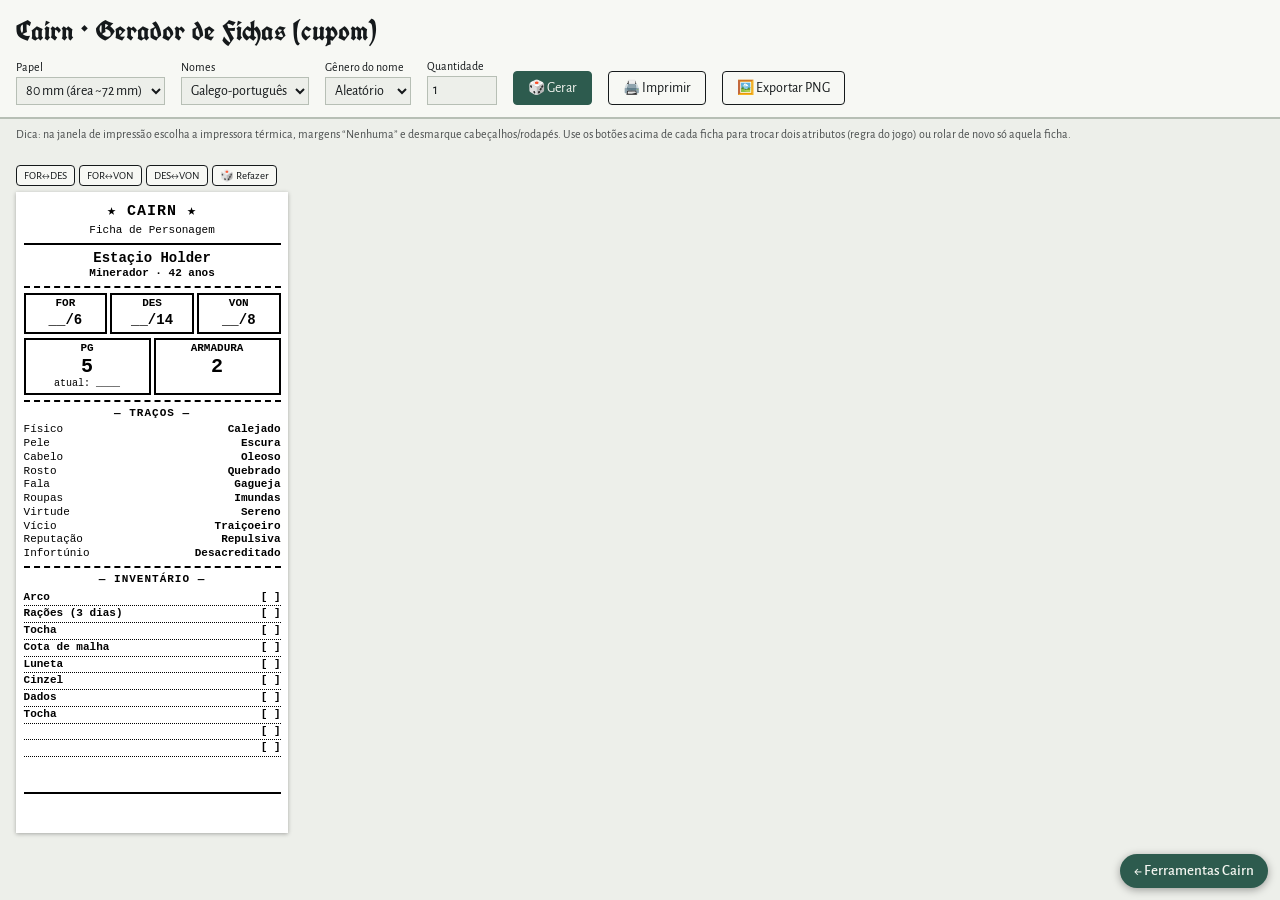
<file: fichas.html>
<!doctype html>
<html lang="pt-BR">
<head>
<meta charset="utf-8">
<meta name="viewport" content="width=device-width, initial-scale=1">
<title>Cairn - Gerador de Fichas</title>
<style>
  :root { --w: 72mm; --fs: 11px; }
  * { box-sizing: border-box; }
  body { margin: 0; font-family: system-ui, sans-serif; background: #eee; color: #111; }
  .panel { background: #fff; padding: 12px 16px; border-bottom: 1px solid #ccc; display: flex; flex-wrap: wrap; gap: 10px 16px; align-items: end; position: sticky; top: 0; z-index: 5; }
  .panel h1 { font-size: 18px; margin: 0 16px 0 0; width: 100%; }
  .panel label { font-size: 12px; display: flex; flex-direction: column; gap: 3px; }
  .panel select, .panel input { font-size: 14px; padding: 5px; }
  .panel input[type=number] { width: 70px; }
  button { font-size: 14px; padding: 7px 14px; cursor: pointer; border: 1px solid #333; background: #fff; border-radius: 4px; }
  button.primary { background: #222; color: #fff; }
  .hint { font-size: 12px; color: #555; padding: 8px 16px; }
  .warn { color: #a00; }
  #sheets { display: flex; flex-wrap: wrap; gap: 16px; padding: 16px; align-items: flex-start; }
  .wrap { display: flex; flex-direction: column; gap: 6px; }
  .tools { display: flex; flex-wrap: wrap; gap: 4px; max-width: var(--w); }
  .tools button { font-size: 11px; padding: 3px 7px; }

  /* ===== Ficha (formato cupom) ===== */
  .sheet { width: var(--w); background: #fff; color: #000; font-family: "Courier New", Courier, monospace; font-size: var(--fs); line-height: 1.25; padding: 3mm 2mm; box-shadow: 0 1px 4px rgba(0,0,0,.3); font-weight: bold; }
  .sheet h2 { font-size: calc(var(--fs) + 4px); text-align: center; margin: 0 0 2px; letter-spacing: 1px; }
  .sheet .sub { text-align: center; font-weight: normal; }
  .sheet .hr { border-top: 2px dashed #000; margin: 5px 0; }
  .sheet .hr.solid { border-top: 2px solid #000; }
  .sheet .sec { text-align: center; letter-spacing: 1px; margin: 2px 0 3px; }
  .sheet .name { font-size: calc(var(--fs) + 3px); text-align: center; word-break: break-word; }
  .sheet .row { display: flex; justify-content: space-between; gap: 4px; }
  .sheet .lbl { font-weight: normal; }
  .sheet .attrs { display: flex; gap: 3px; }
  .sheet .attr { flex: 1; border: 2px solid #000; text-align: center; padding: 2px 0; }
  .sheet .attr .n { font-size: calc(var(--fs) + 3px); line-height: 1.4; white-space: nowrap; }
  .sheet .attr .cur { font-weight: normal; font-size: calc(var(--fs) - 2px); border-top: 1px solid #000; margin-top: 2px; }
  .sheet .pg { display: flex; gap: 3px; margin-top: 4px; }
  .sheet .pg > div { flex: 1; border: 2px solid #000; text-align: center; padding: 2px 0; }
  .sheet .pg .n { font-size: calc(var(--fs) + 9px); line-height: 1.1; }
  .sheet .trait { display: flex; justify-content: space-between; gap: 4px; }
  .sheet .trait span:first-child { font-weight: normal; }
  .sheet .slot { display: flex; gap: 4px; align-items: baseline; padding: 1px 0; border-bottom: 1px dotted #000; }
  .sheet .slot .z { font-weight: normal; width: 9ch; flex: none; font-size: calc(var(--fs) - 1px); }
  .sheet .slot .t { flex: 1; word-break: break-word; }
  .sheet .slot.empty .t { color: transparent; }
  .sheet .slot .bx { flex: none; }
  .sheet .spell { margin: 3px 0; }
  .sheet .spell .d { font-weight: normal; }
  .sheet .lines div { border-bottom: 1px solid #000; height: 5mm; }
  .sheet .center { text-align: center; }
  .sheet .small { font-weight: normal; font-size: calc(var(--fs) - 1px); }

  @media print {
    body { background: #fff; }
    .panel, .hint, .tools { display: none !important; }
    #sheets { display: block; padding: 0; }
    .wrap { display: block; }
    .sheet { box-shadow: none; page-break-after: always; break-after: page; }
    .wrap:last-child .sheet { page-break-after: auto; break-after: auto; }
  }
</style>
<style id="pagestyle">@page { size: 80mm auto; margin: 0; }</style>
<link rel="stylesheet" href="cairn.css"><style>body{background:var(--paper);color:var(--ink);font-family:var(--font-ui);font-size:16px}
.panel{background:var(--panel);border-bottom:2px solid var(--rule)}
.panel h1{font-family:var(--font-display);font-weight:700;font-size:28px}
.panel select,.panel input{background:var(--paper);color:var(--ink);border:1px solid var(--rule);font-family:var(--font-ui)}
button{font-family:var(--font-ui);background:var(--panel);color:var(--ink);border:1px solid var(--ink)}
button.primary{background:var(--accent);color:var(--accent-ink);border-color:var(--accent)}
.hint{color:var(--ink);opacity:.75}.warn{color:#b3261e}</style></head>
<body>

<div class="panel">
  <h1>Cairn · Gerador de Fichas (cupom)</h1>
  <label>Papel
    <select id="paper">
      <option value="80">80 mm (área ~72 mm)</option>
      <option value="58">58 mm (área ~48 mm)</option>
    </select>
  </label>
  <label>Nomes
    <select id="nameset">
      <option value="gp">Galego-português</option>
      <option value="en">Padrão (Cairn)</option>
    </select>
  </label>
  <label>Gênero do nome
    <select id="gender">
      <option value="r">Aleatório</option>
      <option value="f">Feminino</option>
      <option value="m">Masculino</option>
    </select>
  </label>
  <label>Quantidade
    <input type="number" id="qty" min="1" max="20" value="1">
  </label>
  <button class="primary" id="gen">🎲 Gerar</button>
  <button id="print">🖨️ Imprimir</button>
  <button id="png">🖼️ Exportar PNG</button>
</div>
<div class="hint">
  Dica: na janela de impressão escolha a impressora térmica, margens “Nenhuma” e desmarque cabeçalhos/rodapés. Use os botões acima de cada ficha para trocar dois atributos (regra do jogo) ou rolar de novo só aquela ficha.
  <span id="alert" class="warn"></span>
</div>
<div id="sheets"></div>

<script>
/* ================= DADOS ================= */
const NOMES_F = ["Agune","Beatrice","Breagan","Bronwyn","Cannora","Drelil","Elgile","Esme","Groua","Henaine","Lirann","Lirathil","Lisabeth","Moralil","Morgwen","Sybil","Theune","Wenlan","Ygwal","Yslen"];
const NOMES_M = ["Arwel","Bevan","Boroth","Borrid","Breagle","Breglor","Canhoreal","Emrys","Ethex","Gringle","Grinwit","Gruwid","Gruwth","Gwestin","Mannog","Melnax","Orthax","Triunein","Wenlan","Yirmeor"];
const SOBRENOMES = ["Abernathy","Addercap","Burl","Candlewick","Cormick","Crumwaller","Dunswallow","Getri","Glass","Harkness","Harper","Loomer","Malksmilk","Smythe","Sunderman","Swinney","Thatcher","Tolmen","Weaver","Wolder"];

const GP_F = ["Aliça","Auta","Brasia","Costança","Demiana","Eyria","Felipa","Gregoria","Huma","Innes","Ilena","Justa","Lianor","Mor","Neta","Patronilha","Ramira","Sancha","Tareja","Viçenta"];
const GP_M = ["Adro","Aleixo","Balltesar","Corneles","Dimião","Estaçio","Fytor","Graviel","Hans","Inigo","Jaques","Lopo","Mançio","Monfre","Nunno","Paço","Pantalião","Sagramor","Theodosio","Virisimo"];
// índice = d20-1 ; null = sem sobrenome ("—")
const GP_S = ["d'Armas","Barbas","do Chão","Duta","Ermes","do Fato","Gentyl","Holder",null,"Jusarte","Lanprea","do Monte","Nobre","Ponçe","Quam","de Retes","do Sal",null,null,null];

const ANTECEDENTES = ["Alquimista","Malandro","Artista","Ladrão","Escriba","Médico","Caçador","Clérigo","Contrabandista","Carpinteiro","Coveiro","Ferreiro","Contorcionista","Herbalista","Mercador","Mercenário","Minerador","Mágico","Patrulheiro","Poeta"];

const TRACOS = [
  ["Físico",["Atlético","Baixo","Calejado","Escultural","Esguio","Alto","Flácido","Magricelo","Musculoso","Robusto"]],
  ["Pele",["Esticada","Bronzeada","Envelhecida","Escura","Macia","Manchada","Marca de nascença","Cicatrizes","Rosada","Tatuada"]],
  ["Cabelo",["Cacheado","Careca","Crespo","Longo","Luxuoso","Oleoso","Ondulado","Ralo","Sujo","Trançado"]],
  ["Rosto",["Alongado","Enrugado","Esculpido","Fino","Ossudo","Perfeito","Pálido","Quadrado","Quebrado","Redondo"]],
  ["Fala",["Direta","Enigmática","Estridente","Formal","Gagueja","Grave","Precisa","Sussurrante","Trovejante","Zumbida"]],
  ["Roupas",["Antiquada","Elegantes","Trapos","Desalinhada","Desgastadas","Ensanguentadas","Estranhas","Imundas","Rançosas","Uniforme"]],
  ["Virtude",["Ambicioso","Cauteloso","Honrável","Corajoso","Disciplinado","Humilde","Piedoso","Sereno","Sociável","Tolerante"]],
  ["Vício",["Agressivo","Amargurado","Covarde","Ganancioso","Nervoso","Preguiçoso","Rude","Traiçoeiro","Vaidoso","Vingativo"]],
  ["Reputação",["Ambiciosa","Animadora","Excêntrica","Honesta","Perigosa","Preguiçosa","Repulsiva","Respeitada","Sábia","Vulgar"]],
  ["Infortúnio",["Abandonado","Amaldiçoado","Chantageado","Condenado","Iludido","Desacreditado","Deserdado","Exilado","Rebaixado","Viciado"]]
];

// [maxRolagem, valor]
const ARM_VAL = { "Couro": 1, "Cota de malha": 2, "Placas": 3 };
const ARMADURA = [[3,null],[14,"Couro"],[19,"Cota de malha"],[20,"Placas"]];
const ELMO_ESC = [[13,[]],[16,["Elmo"]],[19,["Escudo"]],[20,["Elmo","Escudo"]]];
const ARMAS = [
  [5,["Adaga","Porrete","Cajado"]],
  [14,["Espada","Maça","Machado"]],
  [19,["Arco","Besta","Funda"]],
  [20,["Alabarda","Martelo de guerra","Machado de batalha","Espada grande"]]
];
const PESADAS = ["Alabarda","Martelo de guerra","Machado de batalha","Espada grande"];
// d20 1..17 conhecidos; 18-20 ilegíveis no original -> rolar de novo
const EXPEDICAO = ["Veneno","Algemas","Amuleto de proteção","Antitoxina","Armadilha grande","Óleo inflamável","Sedativo","Bastão (3 m)","Carrinho (volumoso)","Corda (12 m)","Bandagens (3 usos)","Luneta","Picareta","Gancho","Tocha","Saco grande","Lanterna"];
const FERRAMENTAS = ["Ampulheta","Jogo de chá","Broca manual","Cola","Cinzel","Óleo inflamável","Giz","Graxa","Lixa de metal","Martelo","Pá","Panelas","Pé de cabra","Pinças","Pinos","Pregos","Rede","Selante","Serra","Vara de pesca"];
const BUGIGANGAS = ["Apito","Baralho","Barbante","Bola de gude","Corneta","Dados","Espelho","Esponja","Garrafa","Incenso","Instrumento musical","Joias falsas","Lente","Pena e tinta","Perfume","Piche","Sabão","Sal","Sineta","Tinta"];

// Magias (100) - nome|descrição
const MAGIAS_RAW = `Acelerar|Sua velocidade de movimento é triplicada.
Aderir|Um objeto é coberto em uma gosma extremamente pegajosa.
Adormecer|Uma criatura que você pode ver cai em um sono leve.
Alisar|Uma superfície em um raio de 9 metros se torna extremamente lisa e escorregadia.
Alterar Clima|Você pode alterar o tipo de clima da região uma vez, mas não pode controlá-lo de outra forma.
Amortecer Magia|Todos os efeitos mágicos próximos têm sua eficácia reduzida pela metade.
Ancorar|Um fio forte brota de seus braços, fixando-se em dois pontos que estejam a até 15 metros de cada lado.
Animar Objeto|Um objeto obedece seus comandos da melhor maneira possível.
Antropomorfizar|Um animal ganha inteligência humana ou aparência humana por um dia.
Ar Líquido|O ar ao seu redor se torna nadável.
Arrombar|Uma fechadura mundana ou mágica próxima é desbloqueada sonoramente.
Atrair|Dois alvos são fortemente atraídos como que magneticamente se estiverem a até 3 metros um do outro.
Bagunçar|Duas criaturas que você pode ver trocam de lugar instantaneamente.
Balbuciar|Uma criatura deve repetir em alto e bom som tudo o que você pensa. Do contrário, ela fica muda.
Bugiganga|Uma versão de uma ferramenta ou item desenhado aparece diante de você e desaparece após um curto período de tempo.
Caminhar nas Paredes|Você pode escalar superfícies como uma aranha.
Caminhar no Espelho|Um espelho se torna um portal para outro espelho que você já tenha visto.
Carbonizar|Um objeto mundano a sua escolha, até o tamanho de uma carroça, é transmutado em cinzas.
Comandar|Um alvo obedece a um único comando de três palavras que não cause dano a ele.
Compreender|Você se torna fluente em qualquer idioma por um curto tempo.
Cone de Espuma|Espuma densa jorra de suas mãos, cobrindo o local alvo.
Confundir|Uma criatura de sua escolha é incapaz de formar memórias de curto prazo enquanto durar o feitiço.
Controlar Plantas|Plantas e árvores próximas obedecem a você e ganham a capacidade de se mover lentamente.
Controle Temporal|O tempo diminui ou aumenta em 50% por 60 segundos, em uma bolha de 15 metros.
Corrente Invisível|Dois alvos dentro de 3 metros um do outro não podem ser movidos mais do que 3 metros um do outro.
Cubo|Você pode convocar ou banir um cubo de terra, pedra ou vidro de 1 metro de largura.
Curar Ferimentos|Restaure 1d4 FOR de uma criatura que você pode tocar.
Deslocar|Um objeto parece estar 5 m de sua posição atual.
Desmembrar|Qualquer uma das partes do seu corpo pode ser removida e recolocada à vontade, sem ferimentos. Você ainda pode controlá-las pelo pensamento.
Detectar Magia|Você pode ver ou ouvir auras mágicas próximas.
Disfarce|Você pode alterar a aparência de um personagem à vontade, desde que permaneçam humanoides. As tentativas de duplicar outros personagens parecerão um pouco estranhas.
Elasticidade|Seu corpo pode esticar-se até 5 metros.
Empurrar/Puxar|Um alvo de qualquer tamanho é puxado diretamente para você ou empurrado diretamente para longe de você com a força que desejar, até a de um touro.
Encantar|Uma criatura que você pode ver o trata como um amigo.
Ensurdecer|Todas as criaturas próximas são ensurdecidas.
Enxame|Você se torna um enxame de corvos, ratos, insetos ou peixes. Você só pode ser danificado por ataques explosivos.
Escudo|Uma criatura que você toca fica protegida de ataques mundanos por um minuto.
Esculpir Elementos|Qualquer material inanimado se comporta como argila em suas mãos.
Esfera da Fraqueza|Uma esfera de 15 m de diâmetro que rouba parte da força dos alvos dentro dela. Os alvos se tornam privados dentro da esfera e possuem 0 (zero) PG.
Esfera de Sombras|Uma esfera de escuridão total de 15 m de diâmetro aparece diante de você e pode ser controlada.
Farejar|Você pode cheirar até mesmo os vestígios mais tênues de aromas.
Fervura|Com um toque você faz a água ferver. É possível, e horripilante, matar uma criatura assim.
Flor-de-Isca|Uma planta que emana intensamente qualquer aroma que você desejar brota do solo.
Flutuador|Um disco de até 1 m de diâmetro paira no ar, sem atrito, 60 cm acima do solo. Pode suportar até 200 kg.
Fobia|Uma criatura próxima fica com profundo pavor de um alvo de sua escolha.
Forma Animal|Você e suas posses se transformam em um animal.
Forma de Fumaça|Seu corpo se torna uma fumaça viva que você pode controlar.
Forma Gosmenta|Você se torna uma geleia viva.
Frenesi|Uma criatura próxima irrompe em um frenesi de violência.
Ganância|Uma criatura desenvolve desejo irresistível de possuir um item visível de sua escolha.
Hipnotizar|Uma criatura entra em transe e responderá com sinceridade a uma pergunta, tipo sim ou não, que você fizer.
Identificar Passado|Você pode observar em sua mente uma cena de até 10 anos atrás do local onde um objeto tocado esteve.
Iluminar|Uma luz flutuante se move conforme seu comando.
Ilusão Auditiva|Você cria sons ilusórios que surgem de uma direção de sua escolha.
Ilusão Visual|Cria uma ilusão visual a sua escolha, silenciosa mas que pode se mover, até o tamanho de uma sala.
Invocar Ídolo|Uma estátua de pedra esculpida à sua vontade, até o tamanho de um cavalo, ergue-se do chão.
Isca Mágica|Um objeto que você toca torna-se o alvo de qualquer feitiço próximo.
Ler Mentes|Você pode ouvir os pensamentos superficiais de criaturas próximas.
Levantar Espírito|O espírito de um cadáver próximo se manifesta e responderá a 1 pergunta.
Levantar os Mortos|Faz erguer do solo ou local alvo um esqueleto que lhe servirá enquanto não for destruído. Ele é estúpido.
Manipular Gravidade|Você pode mudar a direção da gravidade, mas apenas para você.
Mania de Gude|Seus bolsos ficam cheios de bolinhas de vidro que se reabastecem a cada 30 segundos.
Manto|Um manto invisível cai sobre o alvo que você toca, tornando-se igualmente invisível. O manto pode ser retirado à força.
Mão Arcana|Projeta uma mão de energia tênue que pode ser manipulada pelo pensamento a até 9 metros de distância.
Máscara|A aparência e a voz de um personagem tornam-se idênticas às de um outro personagem que você toca.
Mente Vazia|Uma criatura alvo perde toda a sua memória até o pôr do sol.
Miniaturizar|Uma criatura ou objeto que você toca é reduzida ao tamanho de um rato.
Muitos Braços|Você ganha temporariamente dois braços extras.
Nevoeiro|Uma névoa muito densa se espalha a partir de você e pode encher até 3 km.
Objetificar|Você se torna qualquer objeto inanimado com o tamanho entre o de uma carroça e de uma agulha.
Ódio|Uma criatura desenvolve um ódio profundo por outra criatura ou grupo e deseja destruí-los sem descanso.
Olho Arcano|Você pode ver através de um globo ocular mágico flutuante que voa ao seu comando.
Ouvir Sussurros|Você pode ouvir barulhos sutis e/ou distantes claramente.
Pacificar|Uma criatura perto de você passa a ter aversão a qualquer mínima violência.
Parede Elemental|Uma parede reta de gelo, fogo, pedra ou vento, de 15 metros de comprimento e 3 metros de altura se eleva do solo.
Pegar Para Si|Um item visível se teletransporta para suas mãos.
Perscrutar|Você pode ver através dos olhos de uma criatura que você tocou hoje.
Portão|Um portal para um plano aleatório da Roda Planar se abre.
Prisão Astral|Um objeto é congelado no espaço-tempo dentro de uma concha de cristal invulnerável.
Proteger|Um círculo prateado de 15 m de diâmetro surge no chão. Escolha uma espécie ou alinhamento (Leal, Neutro, Caótico) que não possa cruzá-lo.
Reflexo|Uma duplicata ilusória de você mesmo aparece e está sob seu controle.
Repelir|Dois alvos são fortemente repelidos como que magneticamente um do outro.
Salto|Você pula até 9 metros de altura, uma vez.
Sentir|Escolha um tipo de objeto (chave, ouro, flecha, jarro, etc.). Você pode sentir o exemplar mais próximo dele.
Serra Átomo|Uma lâmina em serra de até 1 m de diâmetro feita de pura energia cósmica gira diante de você e é controlada pelo pensamento. Ela pode cortar qualquer material mundano. Ignora armadura. Dura 1 turno.
Sinalizador|Uma bola de energia brilhante dispara um rastro de luz no céu, revelando sua localização a um amigo ou inimigo.
Soprar|Qualquer fonte de luz mundana que você pode ver é imediatamente apagada.
Surto Primal|Uma criatura evolui rapidamente para uma versão futura de sua espécie.
Teia|Seus pulsos disparam teias grossas.
Telecinese|Você pode mover mentalmente 1 item com menos de 50 quilos.
Telepatia|Duas criaturas podem ouvir os pensamentos uma da outra, não importa quão distantes estejam.
Teleporte|Um objeto ou pessoa que você pode ver é transportado de um lugar para outro em um raio de 30 metros.
Terremoto|O chão começa a tremer violentamente. Estruturas afetadas podem ser danificadas ou desmoronar.
Toque Gélido|Uma espessa camada de gelo se espalha por uma superfície tocada, com até 9 metros de raio.
Traspassar Visão|Você pode ver através de sólidos, paredes, sujeira, roupas, etc.
Trocar Corpo|Sua mente troca de corpo com uma criatura que você toca. Se um corpo morre, o outro morre também.
Vala|Um poço de até 9 metros de largura e 9 metros de profundidade se abre no solo.
Vegetação|Um bosque de árvores e arbustos densos de até 15 metros de largura violentamente surgem do chão diante de você.
Visão|Você controla completamente o que uma criatura vê.
Visão Verdadeira|Você vê através de qualquer ilusão próxima.`;
const MAGIAS = MAGIAS_RAW.split("\n").map(l => { const i = l.indexOf("|"); return { n: l.slice(0,i), d: l.slice(i+1) }; });

/* ================= DADOS (rolagens) ================= */
const d = n => 1 + Math.floor(Math.random() * n);
const nd = (c, n) => { let s = 0; for (let i = 0; i < c; i++) s += d(n); return s; };
const pick = a => a[Math.floor(Math.random() * a.length)];
const byRange = (roll, table) => table.find(([max]) => roll <= max)[1];
const esc = s => String(s).replace(/[&<>"]/g, c => ({ "&":"&amp;","<":"&lt;",">":"&gt;",'"':"&quot;" }[c]));

/* ================= GERAÇÃO ================= */
function rollNome(set, gender) {
  const g = gender === "r" ? (d(2) === 1 ? "f" : "m") : gender;
  if (set === "en") {
    return pick(g === "f" ? NOMES_F : NOMES_M) + " " + pick(SOBRENOMES);
  }
  const nome = pick(g === "f" ? GP_F : GP_M);
  // sobrenome: rola duas vezes; "—" = sem sobrenome
  let s = [pick(GP_S), pick(GP_S)].filter(Boolean);
  // se ambos contêm "de", remove o "de" de um deles
  if (s.length === 2 && s.every(x => /^de\s|^d'/.test(x))) s[1] = s[1].replace(/^de\s+|^d'/, "");
  return [nome, ...s].join(" ");
}

function rollArmadura(allowNone) {
  let a; do { a = byRange(d(20), ARMADURA); } while (!allowNone && !a);
  return a;
}
function rollExpedicao() {
  let r; do { r = d(20); } while (r > EXPEDICAO.length); // 18-20 ilegíveis -> repete
  return EXPEDICAO[r - 1];
}

function rollPersonagem(opts) {
  const c = {};
  c.nome = rollNome(opts.nameset, opts.gender);
  c.antecedente = pick(ANTECEDENTES);
  c.tracos = TRACOS.map(([k, v]) => [k, pick(v)]);
  c.idade = nd(2, 20) + 10;
  c.attrs = { FOR: nd(3, 6), DES: nd(3, 6), VON: nd(3, 6) };
  c.pg = d(6);
  c.prata = nd(3, 6);

  // itens: {t, big, slotPref}
  const itens = [];
  const arma = pick(byRange(d(20), ARMAS));
  const pesada = PESADAS.includes(arma);
  itens.push({ t: arma + (pesada ? " (volumosa)" : ""), big: pesada, pref: [0, 1] });
  const ee = byRange(d(20), ELMO_ESC);
  const arm = rollArmadura(true);
  if (arm) itens.push({ t: arm, pref: [3], arm: ARM_VAL[arm] });
  if (ee.includes("Escudo")) itens.push({ t: "Escudo", pref: [1], esc: true });
  if (ee.includes("Elmo")) itens.push({ t: "Elmo", pref: [2], elmo: true });
  itens.push({ t: "Rações (3 dias)" });
  itens.push({ t: "Tocha" });
  const exp = rollExpedicao();
  itens.push({ t: exp, big: /volumoso/.test(exp) });
  itens.push({ t: pick(FERRAMENTAS) });
  itens.push({ t: pick(BUGIGANGAS) });

  // item bônus
  c.livros = [];
  const b = d(20);
  if (b <= 5) itens.push({ t: d(2) === 1 ? pick(FERRAMENTAS) : pick(BUGIGANGAS), bonus: true });
  else if (b <= 12) { const e = rollExpedicao(); itens.push({ t: e, big: /volumoso/.test(e), bonus: true }); }
  else if (b <= 15) {
    if (d(2) === 1) { const a = pick(byRange(d(20), ARMAS)); const p = PESADAS.includes(a); itens.push({ t: a + (p ? " (volumosa)" : ""), big: p, bonus: true }); }
    else { const ab = rollArmadura(false); itens.push({ t: ab, arm: ARM_VAL[ab], bonus: true }); }
  } else {
    const m = pick(MAGIAS);
    c.livros.push(m);
    itens.push({ t: "Livro: " + m.n, bonus: true });
  }
  c.itens = itens;
  c.armadura = Math.max(0, ...itens.map(i => i.arm || 0)) + (itens.some(i => i.elmo) ? 1 : 0) + (itens.some(i => i.esc) ? 1 : 0);
  c.bonusRoll = b;
  return c;
}

/* ================= INVENTÁRIO ================= */
const ZONAS = ["Mão D.", "Mão E.", "Corpo", "Corpo", "Mochila", "Mochila", "Mochila", "Mochila", "Mochila", "Mochila"];
function montarInventario(itens) {
  const slots = ZONAS.map(z => ({ z, t: "", cont: false }));
  const excesso = [];
  const livre = i => slots[i] && !slots[i].t && !slots[i].cont;
  const place = it => {
    const need = it.big ? 2 : 1;
    let idx = [];
    if (it.pref && it.pref.slice(0, need).every(livre) && it.pref.length >= need) idx = it.pref.slice(0, need);
    else if (!it.big && it.pref && livre(it.pref[0])) idx = [it.pref[0]];
    if (idx.length < need) {
      idx = [];
      for (let i = 0; i < 10 && idx.length < need; i++) if (livre(i)) idx.push(i);
    }
    if (idx.length < need) { excesso.push(it.t); return; }
    slots[idx[0]].t = it.t;
    if (need === 2) { slots[idx[1]].cont = true; slots[idx[1]].t = "↳ (ocupa 2 espaços)"; }
  };
  itens.forEach(place);
  const usados = slots.filter(s => s.t).length;
  return { slots, excesso, usados };
}

/* ================= RENDER ================= */
let state = [];

function sheetHTML(c, i) {
  const inv = montarInventario(c.itens);
  const slotsHTML = inv.slots.map((s, k) =>
    `<div class="slot ${s.t ? "" : "empty"}"><span class="t">${esc(s.t || ".")}</span><span class="bx">${s.cont ? "" : "[ ]"}</span></div>`
  ).join("");
  const exc = inv.excesso.length
    ? `<div class="small">!! EXCEDE O INVENTÁRIO:<br>${inv.excesso.map(esc).join(", ")}</div>` : "";
  const cheio = inv.usados >= 10
    ? `<div class="center">** INVENTÁRIO CHEIO: 0 PG **</div>` : "";
  const tracos = c.tracos.map(([k, v]) => `<div class="trait"><span>${k}</span><span>${esc(v)}</span></div>`).join("");
  const spells = c.livros.map(m => `<div class="spell">▸ ${esc(m.n.toUpperCase())}<div class="d">${esc(m.d)}</div></div>`).join("");

  return `<div class="wrap" data-i="${i}">
    <div class="tools">
      <button onclick="swap(${i},'FOR','DES')">FOR↔DES</button>
      <button onclick="swap(${i},'FOR','VON')">FOR↔VON</button>
      <button onclick="swap(${i},'DES','VON')">DES↔VON</button>
      <button onclick="reroll(${i})">🎲 Refazer</button>
    </div>
    <div class="sheet">
      <h2>★ CAIRN ★</h2>
      <div class="sub">Ficha de Personagem</div>
      <div class="hr solid"></div>
      <div class="name">${esc(c.nome)}</div>
      <div class="center">${esc(c.antecedente)} · ${c.idade} anos</div>
      <div class="hr"></div>
      <div class="attrs">
        ${["FOR","DES","VON"].map(a => `<div class="attr"><div>${a}</div><div class="n">__/${c.attrs[a]}</div></div>`).join("")}
      </div>
      <div class="pg">
        <div><div>PG</div><div class="n">${c.pg}</div><div class="small">atual: ____</div></div>
        <div><div>ARMADURA</div><div class="n">${c.armadura}</div><div class="small">&nbsp;</div></div>
      </div>
      <div class="hr"></div>
      <div class="sec">— TRAÇOS —</div>
      ${tracos}
      <div class="hr"></div>
      <div class="sec">— INVENTÁRIO —</div>
      ${slotsHTML}
      ${exc}${cheio}
      <div style="height:8mm"></div>
      ${spells ? `<div class="hr"></div><div class="sec">— FEITIÇOS —</div>${spells}` : ""}
      <div class="hr solid"></div>
      <div style="height:6mm"></div>
    </div>
  </div>`;
}

function render() {
  document.getElementById("sheets").innerHTML = state.map(sheetHTML).join("");
  const warn = state.some(c => montarInventario(c.itens).usados >= 10);
  document.getElementById("alert").textContent = warn
    ? " ⚠ Há ficha com inventário cheio (10/10): regra do livro reduz os PG a 0." : "";
}

function opts() {
  return { nameset: document.getElementById("nameset").value, gender: document.getElementById("gender").value };
}
function gerar() {
  const n = Math.max(1, Math.min(20, parseInt(document.getElementById("qty").value) || 1));
  state = Array.from({ length: n }, () => rollPersonagem(opts()));
  render();
}
function swap(i, a, b) { const t = state[i].attrs[a]; state[i].attrs[a] = state[i].attrs[b]; state[i].attrs[b] = t; render(); }
function reroll(i) { state[i] = rollPersonagem(opts()); render(); }

function setPaper() {
  const p = document.getElementById("paper").value;
  const root = document.documentElement.style;
  if (p === "58") { root.setProperty("--w", "48mm"); root.setProperty("--fs", "10px"); }
  else { root.setProperty("--w", "72mm"); root.setProperty("--fs", "11px"); }
  document.getElementById("pagestyle").textContent = `@page { size: ${p}mm auto; margin: 0; }`;
}

document.getElementById("gen").onclick = gerar;
document.getElementById("print").onclick = () => window.print();

/* ================= EXPORTAR PNG ================= */
function sheetToPNG(el, filename) {
  return new Promise((resolve, reject) => {
    const css = [...document.querySelectorAll("style")].map(s => s.textContent).join("\n")
      .replace(/&/g, "&amp;").replace(/</g, "&lt;");
    const w = el.offsetWidth, h = el.offsetHeight, scale = 3;
    const root = document.documentElement.style;
    const vars = `--w:${root.getPropertyValue("--w")};--fs:${root.getPropertyValue("--fs")}`;
    const clone = el.cloneNode(true);
    clone.style.boxShadow = "none";
    const xml = new XMLSerializer().serializeToString(clone);
    const svg = `<svg xmlns="http://www.w3.org/2000/svg" width="${w}" height="${h}"><foreignObject width="100%" height="100%"><div xmlns="http://www.w3.org/1999/xhtml" style="${vars}"><style>${css}</style>${xml}</div></foreignObject></svg>`;
    const img = new Image();
    img.onload = () => {
      const cv = document.createElement("canvas");
      cv.width = w * scale; cv.height = h * scale;
      const ctx = cv.getContext("2d");
      ctx.fillStyle = "#fff"; ctx.fillRect(0, 0, cv.width, cv.height);
      ctx.scale(scale, scale);
      ctx.drawImage(img, 0, 0);
      cv.toBlob(b => {
        if (!b) return reject(new Error("falha ao gerar PNG"));
        const a = document.createElement("a");
        a.href = URL.createObjectURL(b); a.download = filename;
        document.body.appendChild(a); a.click(); a.remove();
        setTimeout(() => URL.revokeObjectURL(a.href), 2000);
        resolve();
      }, "image/png");
    };
    img.onerror = () => reject(new Error("falha ao renderizar a ficha"));
    img.src = "data:image/svg+xml;charset=utf-8," + encodeURIComponent(svg);
  });
}
async function exportarPNG() {
  const els = [...document.querySelectorAll(".sheet")];
  for (let i = 0; i < els.length; i++) {
    const nome = (state[i] ? state[i].nome : "ficha").normalize("NFD").replace(/[̀-ͯ]/g, "").replace(/[^a-zA-Z0-9]+/g, "-").replace(/^-|-$/g, "").toLowerCase();
    try { await sheetToPNG(els[i], `cairn-${nome || "ficha"}.png`); }
    catch (e) { alert("Erro ao exportar PNG: " + e.message); return; }
    await new Promise(r => setTimeout(r, 400));
  }
}
document.getElementById("png").onclick = exportarPNG;

document.getElementById("paper").onchange = setPaper;
setPaper();
gerar();
</script>
<a class="cairn-home" href="index.html">← Ferramentas Cairn</a></body>
</html>
</file>
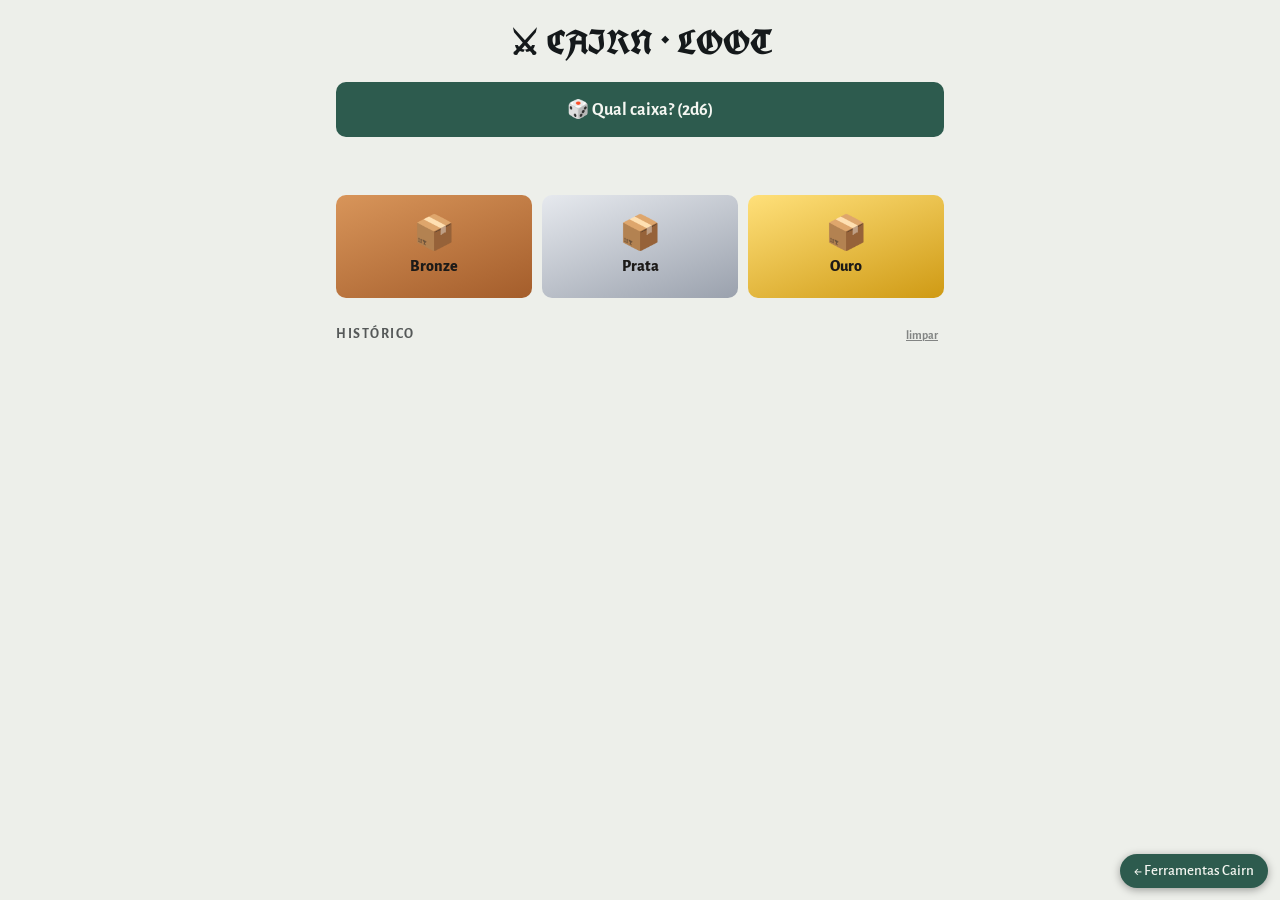
<file: loot.html>
<!doctype html>
<html lang="pt-BR">
<head>
<meta charset="utf-8">
<meta name="viewport" content="width=device-width, initial-scale=1">
<title>Cairn - Loot</title>
<style>
  * { box-sizing: border-box; }
  body { margin: 0; font-family: system-ui, sans-serif; background: #1c1a18; color: #f1ece4; min-height: 100vh; }
  main { max-width: 640px; margin: 0 auto; padding: 20px 16px 40px; }
  h1 { font-size: 22px; margin: 0 0 18px; text-align: center; letter-spacing: 1px; }
  button { font: inherit; cursor: pointer; border: 0; border-radius: 10px; }
  #decide { width: 100%; padding: 16px; font-size: 18px; font-weight: 700; background: #f1ece4; color: #1c1a18; }
  #decide:active { transform: scale(.98); }
  #decided { text-align: center; min-height: 28px; margin: 12px 0 18px; font-size: 16px; color: #d8d0c4; }
  #decided b { color: #fff; }
  .boxes { display: grid; grid-template-columns: repeat(3, 1fr); gap: 10px; }
  .box { padding: 22px 6px; font-size: 16px; font-weight: 800; color: #1c1a18; display: flex; flex-direction: column; align-items: center; gap: 6px; transition: transform .1s, box-shadow .2s; }
  .box span.i { font-size: 34px; line-height: 1; }
  .box:active { transform: scale(.95); }
  .bronze { background: linear-gradient(160deg, #d8955a, #a45d2b); }
  .prata  { background: linear-gradient(160deg, #e6e9ee, #9aa1ad); }
  .ouro   { background: linear-gradient(160deg, #ffe07a, #cf9a14); }
  .box.sugerida { box-shadow: 0 0 0 3px #fff, 0 0 18px 4px rgba(255,255,255,.55); animation: pulse 1s infinite alternate; }
  @keyframes pulse { to { transform: scale(1.04); } }
  #result { margin-top: 22px; }
  .card { background: #2a2623; border-radius: 14px; padding: 16px 18px; border-left: 8px solid #888; }
  .card.bronze { border-color: #c47a3f; background: #2a2623; }
  .card.prata { border-color: #c9ced6; background: #2a2623; }
  .card.ouro { border-color: #f0c238; background: #2a2623; }
  .card .cat { font-size: 13px; text-transform: uppercase; letter-spacing: 1.5px; color: #b8aea0; }
  .card .nome { font-size: 28px; font-weight: 800; margin: 4px 0; line-height: 1.15; }
  .card .desc { color: #d8d0c4; line-height: 1.4; }
  .card .steps { font-size: 13px; color: #9d9386; margin-top: 10px; }
  .pop { animation: pop .25s ease-out; }
  @keyframes pop { from { transform: scale(.92); opacity: .3; } to { transform: none; opacity: 1; } }
  h2 { font-size: 14px; letter-spacing: 1.5px; text-transform: uppercase; color: #9d9386; margin: 28px 0 8px; display: flex; justify-content: space-between; align-items: center; }
  h2 button { background: none; color: #9d9386; font-size: 12px; text-decoration: underline; }
  #hist { list-style: none; margin: 0; padding: 0; }
  #hist li { padding: 8px 10px; border-bottom: 1px solid #36312d; display: flex; gap: 10px; align-items: baseline; }
  #hist .dot { width: 10px; height: 10px; border-radius: 50%; flex: none; }
  #hist .dot.bronze { background: #c47a3f; } #hist .dot.prata { background: #c9ced6; } #hist .dot.ouro { background: #f0c238; }
  #hist .c { color: #9d9386; font-size: 12px; min-width: 9ch; }
</style>
<link rel="stylesheet" href="cairn.css"><style>body{background:var(--paper);color:var(--ink);font-family:var(--font-ui);font-size:17px}
h1{font-family:var(--font-display);font-weight:700;font-size:34px;letter-spacing:0}
#decide{background:var(--accent);color:var(--accent-ink);font-family:var(--font-ui)}
#decided,#decided b,.card .desc,.card .nome{color:var(--ink)}
.card,.card.bronze,.card.prata,.card.ouro{background:var(--panel)}
.card .cat,.card .steps,h2,h2 button,#hist .c{color:var(--ink);opacity:.7}
#hist li{border-color:var(--rule)}</style></head>
<body>
<main>
  <h1>⚔ CAIRN · LOOT</h1>

  <button id="decide">🎲 Qual caixa? (2d6)</button>
  <div id="decided"></div>

  <div class="boxes">
    <button class="box bronze" data-box="bronze"><span class="i">📦</span>Bronze</button>
    <button class="box prata" data-box="prata"><span class="i">📦</span>Prata</button>
    <button class="box ouro" data-box="ouro"><span class="i">📦</span>Ouro</button>
  </div>

  <div id="result"></div>

  <h2>Histórico <button id="clear">limpar</button></h2>
  <ul id="hist"></ul>
</main>

<script>
const ARM_VAL = { "Couro": 1, "Cota de malha": 2, "Placas": 3 };
const ARMADURA = [[3,null],[14,"Couro"],[19,"Cota de malha"],[20,"Placas"]];
const ELMO_ESC = [[13,[]],[16,["Elmo"]],[19,["Escudo"]],[20,["Elmo","Escudo"]]];
const ARMAS = [
  [5,["Adaga","Porrete","Cajado"]],
  [14,["Espada","Maça","Machado"]],
  [19,["Arco","Besta","Funda"]],
  [20,["Alabarda","Martelo de guerra","Machado de batalha","Espada grande"]]
];
const PESADAS = ["Alabarda","Martelo de guerra","Machado de batalha","Espada grande"];
// d20 1..17 conhecidos; 18-20 ilegíveis no original -> rolar de novo
const EXPEDICAO = ["Veneno","Algemas","Amuleto de proteção","Antitoxina","Armadilha grande","Óleo inflamável","Sedativo","Bastão (3 m)","Carrinho (volumoso)","Corda (12 m)","Bandagens (3 usos)","Luneta","Picareta","Gancho","Tocha","Saco grande","Lanterna"];
const FERRAMENTAS = ["Ampulheta","Jogo de chá","Broca manual","Cola","Cinzel","Óleo inflamável","Giz","Graxa","Lixa de metal","Martelo","Pá","Panelas","Pé de cabra","Pinças","Pinos","Pregos","Rede","Selante","Serra","Vara de pesca"];
const BUGIGANGAS = ["Apito","Baralho","Barbante","Bola de gude","Corneta","Dados","Espelho","Esponja","Garrafa","Incenso","Instrumento musical","Joias falsas","Lente","Pena e tinta","Perfume","Piche","Sabão","Sal","Sineta","Tinta"];

// Magias (100) - nome|descrição
const MAGIAS_RAW = `Acelerar|Sua velocidade de movimento é triplicada.
Aderir|Um objeto é coberto em uma gosma extremamente pegajosa.
Adormecer|Uma criatura que você pode ver cai em um sono leve.
Alisar|Uma superfície em um raio de 9 metros se torna extremamente lisa e escorregadia.
Alterar Clima|Você pode alterar o tipo de clima da região uma vez, mas não pode controlá-lo de outra forma.
Amortecer Magia|Todos os efeitos mágicos próximos têm sua eficácia reduzida pela metade.
Ancorar|Um fio forte brota de seus braços, fixando-se em dois pontos que estejam a até 15 metros de cada lado.
Animar Objeto|Um objeto obedece seus comandos da melhor maneira possível.
Antropomorfizar|Um animal ganha inteligência humana ou aparência humana por um dia.
Ar Líquido|O ar ao seu redor se torna nadável.
Arrombar|Uma fechadura mundana ou mágica próxima é desbloqueada sonoramente.
Atrair|Dois alvos são fortemente atraídos como que magneticamente se estiverem a até 3 metros um do outro.
Bagunçar|Duas criaturas que você pode ver trocam de lugar instantaneamente.
Balbuciar|Uma criatura deve repetir em alto e bom som tudo o que você pensa. Do contrário, ela fica muda.
Bugiganga|Uma versão de uma ferramenta ou item desenhado aparece diante de você e desaparece após um curto período de tempo.
Caminhar nas Paredes|Você pode escalar superfícies como uma aranha.
Caminhar no Espelho|Um espelho se torna um portal para outro espelho que você já tenha visto.
Carbonizar|Um objeto mundano a sua escolha, até o tamanho de uma carroça, é transmutado em cinzas.
Comandar|Um alvo obedece a um único comando de três palavras que não cause dano a ele.
Compreender|Você se torna fluente em qualquer idioma por um curto tempo.
Cone de Espuma|Espuma densa jorra de suas mãos, cobrindo o local alvo.
Confundir|Uma criatura de sua escolha é incapaz de formar memórias de curto prazo enquanto durar o feitiço.
Controlar Plantas|Plantas e árvores próximas obedecem a você e ganham a capacidade de se mover lentamente.
Controle Temporal|O tempo diminui ou aumenta em 50% por 60 segundos, em uma bolha de 15 metros.
Corrente Invisível|Dois alvos dentro de 3 metros um do outro não podem ser movidos mais do que 3 metros um do outro.
Cubo|Você pode convocar ou banir um cubo de terra, pedra ou vidro de 1 metro de largura.
Curar Ferimentos|Restaure 1d4 FOR de uma criatura que você pode tocar.
Deslocar|Um objeto parece estar 5 m de sua posição atual.
Desmembrar|Qualquer uma das partes do seu corpo pode ser removida e recolocada à vontade, sem ferimentos. Você ainda pode controlá-las pelo pensamento.
Detectar Magia|Você pode ver ou ouvir auras mágicas próximas.
Disfarce|Você pode alterar a aparência de um personagem à vontade, desde que permaneçam humanoides. As tentativas de duplicar outros personagens parecerão um pouco estranhas.
Elasticidade|Seu corpo pode esticar-se até 5 metros.
Empurrar/Puxar|Um alvo de qualquer tamanho é puxado diretamente para você ou empurrado diretamente para longe de você com a força que desejar, até a de um touro.
Encantar|Uma criatura que você pode ver o trata como um amigo.
Ensurdecer|Todas as criaturas próximas são ensurdecidas.
Enxame|Você se torna um enxame de corvos, ratos, insetos ou peixes. Você só pode ser danificado por ataques explosivos.
Escudo|Uma criatura que você toca fica protegida de ataques mundanos por um minuto.
Esculpir Elementos|Qualquer material inanimado se comporta como argila em suas mãos.
Esfera da Fraqueza|Uma esfera de 15 m de diâmetro que rouba parte da força dos alvos dentro dela. Os alvos se tornam privados dentro da esfera e possuem 0 (zero) PG.
Esfera de Sombras|Uma esfera de escuridão total de 15 m de diâmetro aparece diante de você e pode ser controlada.
Farejar|Você pode cheirar até mesmo os vestígios mais tênues de aromas.
Fervura|Com um toque você faz a água ferver. É possível, e horripilante, matar uma criatura assim.
Flor-de-Isca|Uma planta que emana intensamente qualquer aroma que você desejar brota do solo.
Flutuador|Um disco de até 1 m de diâmetro paira no ar, sem atrito, 60 cm acima do solo. Pode suportar até 200 kg.
Fobia|Uma criatura próxima fica com profundo pavor de um alvo de sua escolha.
Forma Animal|Você e suas posses se transformam em um animal.
Forma de Fumaça|Seu corpo se torna uma fumaça viva que você pode controlar.
Forma Gosmenta|Você se torna uma geleia viva.
Frenesi|Uma criatura próxima irrompe em um frenesi de violência.
Ganância|Uma criatura desenvolve desejo irresistível de possuir um item visível de sua escolha.
Hipnotizar|Uma criatura entra em transe e responderá com sinceridade a uma pergunta, tipo sim ou não, que você fizer.
Identificar Passado|Você pode observar em sua mente uma cena de até 10 anos atrás do local onde um objeto tocado esteve.
Iluminar|Uma luz flutuante se move conforme seu comando.
Ilusão Auditiva|Você cria sons ilusórios que surgem de uma direção de sua escolha.
Ilusão Visual|Cria uma ilusão visual a sua escolha, silenciosa mas que pode se mover, até o tamanho de uma sala.
Invocar Ídolo|Uma estátua de pedra esculpida à sua vontade, até o tamanho de um cavalo, ergue-se do chão.
Isca Mágica|Um objeto que você toca torna-se o alvo de qualquer feitiço próximo.
Ler Mentes|Você pode ouvir os pensamentos superficiais de criaturas próximas.
Levantar Espírito|O espírito de um cadáver próximo se manifesta e responderá a 1 pergunta.
Levantar os Mortos|Faz erguer do solo ou local alvo um esqueleto que lhe servirá enquanto não for destruído. Ele é estúpido.
Manipular Gravidade|Você pode mudar a direção da gravidade, mas apenas para você.
Mania de Gude|Seus bolsos ficam cheios de bolinhas de vidro que se reabastecem a cada 30 segundos.
Manto|Um manto invisível cai sobre o alvo que você toca, tornando-se igualmente invisível. O manto pode ser retirado à força.
Mão Arcana|Projeta uma mão de energia tênue que pode ser manipulada pelo pensamento a até 9 metros de distância.
Máscara|A aparência e a voz de um personagem tornam-se idênticas às de um outro personagem que você toca.
Mente Vazia|Uma criatura alvo perde toda a sua memória até o pôr do sol.
Miniaturizar|Uma criatura ou objeto que você toca é reduzida ao tamanho de um rato.
Muitos Braços|Você ganha temporariamente dois braços extras.
Nevoeiro|Uma névoa muito densa se espalha a partir de você e pode encher até 3 km.
Objetificar|Você se torna qualquer objeto inanimado com o tamanho entre o de uma carroça e de uma agulha.
Ódio|Uma criatura desenvolve um ódio profundo por outra criatura ou grupo e deseja destruí-los sem descanso.
Olho Arcano|Você pode ver através de um globo ocular mágico flutuante que voa ao seu comando.
Ouvir Sussurros|Você pode ouvir barulhos sutis e/ou distantes claramente.
Pacificar|Uma criatura perto de você passa a ter aversão a qualquer mínima violência.
Parede Elemental|Uma parede reta de gelo, fogo, pedra ou vento, de 15 metros de comprimento e 3 metros de altura se eleva do solo.
Pegar Para Si|Um item visível se teletransporta para suas mãos.
Perscrutar|Você pode ver através dos olhos de uma criatura que você tocou hoje.
Portão|Um portal para um plano aleatório da Roda Planar se abre.
Prisão Astral|Um objeto é congelado no espaço-tempo dentro de uma concha de cristal invulnerável.
Proteger|Um círculo prateado de 15 m de diâmetro surge no chão. Escolha uma espécie ou alinhamento (Leal, Neutro, Caótico) que não possa cruzá-lo.
Reflexo|Uma duplicata ilusória de você mesmo aparece e está sob seu controle.
Repelir|Dois alvos são fortemente repelidos como que magneticamente um do outro.
Salto|Você pula até 9 metros de altura, uma vez.
Sentir|Escolha um tipo de objeto (chave, ouro, flecha, jarro, etc.). Você pode sentir o exemplar mais próximo dele.
Serra Átomo|Uma lâmina em serra de até 1 m de diâmetro feita de pura energia cósmica gira diante de você e é controlada pelo pensamento. Ela pode cortar qualquer material mundano. Ignora armadura. Dura 1 turno.
Sinalizador|Uma bola de energia brilhante dispara um rastro de luz no céu, revelando sua localização a um amigo ou inimigo.
Soprar|Qualquer fonte de luz mundana que você pode ver é imediatamente apagada.
Surto Primal|Uma criatura evolui rapidamente para uma versão futura de sua espécie.
Teia|Seus pulsos disparam teias grossas.
Telecinese|Você pode mover mentalmente 1 item com menos de 50 quilos.
Telepatia|Duas criaturas podem ouvir os pensamentos uma da outra, não importa quão distantes estejam.
Teleporte|Um objeto ou pessoa que você pode ver é transportado de um lugar para outro em um raio de 30 metros.
Terremoto|O chão começa a tremer violentamente. Estruturas afetadas podem ser danificadas ou desmoronar.
Toque Gélido|Uma espessa camada de gelo se espalha por uma superfície tocada, com até 9 metros de raio.
Traspassar Visão|Você pode ver através de sólidos, paredes, sujeira, roupas, etc.
Trocar Corpo|Sua mente troca de corpo com uma criatura que você toca. Se um corpo morre, o outro morre também.
Vala|Um poço de até 9 metros de largura e 9 metros de profundidade se abre no solo.
Vegetação|Um bosque de árvores e arbustos densos de até 15 metros de largura violentamente surgem do chão diante de você.
Visão|Você controla completamente o que uma criatura vê.
Visão Verdadeira|Você vê através de qualquer ilusão próxima.`;
const MAGIAS = MAGIAS_RAW.split("\n").map(l => { const i = l.indexOf("|"); return { n: l.slice(0,i), d: l.slice(i+1) }; });

/* ================= DADOS (rolagens) ================= */
const d = n => 1 + Math.floor(Math.random() * n);
const nd = (c, n) => { let s = 0; for (let i = 0; i < c; i++) s += d(n); return s; };
const pick = a => a[Math.floor(Math.random() * a.length)];
const byRange = (roll, table) => table.find(([max]) => roll <= max)[1];
const esc = s => String(s).replace(/[&<>"]/g, c => ({ "&":"&amp;","<":"&lt;",">":"&gt;",'"':"&quot;" }[c]));



/* ================= TABELAS DE LOOT ================= */
const LOOT = { 2:"bronze",3:"bronze",4:"bronze",5:"bronze",6:"prata",7:"ouro",8:"prata",9:"bronze",10:"bronze",11:"bronze",12:"bronze" };
const TABELA = {
  bronze: ["Bugiganga","Bugiganga","Ferramenta","Ferramenta","Equipamento","Equipamento"],
  prata:  ["Ferramenta","Ferramenta","Elmo ou Escudo","Armadura","Arma","Magia"],
  ouro:   ["Rerola","Armadura","Elmo ou Escudo","Arma","Magia","Relíquia"]
};
const NOME_CAIXA = { bronze: "Caixa Bronze", prata: "Caixa Prata", ouro: "Caixa Ouro" };
// Preencha com suas relíquias, ex.: [{ n: "Coroa Partida", d: "Descrição..." }]
const RELIQUIAS = [];

function resolverItem(cat) {
  switch (cat) {
    case "Bugiganga":  return { cat, nome: pick(BUGIGANGAS) };
    case "Ferramenta": return { cat, nome: pick(FERRAMENTAS) };
    case "Equipamento": {
      let r; do { r = d(20); } while (r > EXPEDICAO.length);
      const nome = EXPEDICAO[r - 1];
      return { cat, nome, desc: /volumoso/.test(nome) ? "Item volumoso: ocupa 2 espaços." : "" };
    }
    case "Elmo ou Escudo": {
      const elmo = d(2) === 1;
      return { cat: elmo ? "Elmo" : "Escudo", nome: elmo ? "Elmo" : "Escudo", desc: "+1 de armadura." };
    }
    case "Armadura": {
      let a; do { a = byRange(d(20), ARMADURA); } while (!a);
      return { cat, nome: a, desc: "Armadura " + ARM_VAL[a] + "." };
    }
    case "Arma": {
      const nome = pick(byRange(d(20), ARMAS));
      return { cat, nome, desc: PESADAS.includes(nome) ? "Arma volumosa: ocupa 2 espaços (duas mãos)." : "" };
    }
    case "Magia": {
      const m = pick(MAGIAS);
      return { cat: "Livro de feitiço", nome: m.n, desc: m.d };
    }
    case "Relíquia": {
      if (RELIQUIAS.length) { const r = pick(RELIQUIAS); return { cat, nome: r.n, desc: r.d || "" }; }
      return { cat, nome: "Relíquia", desc: "Defina a relíquia (adicione sua tabela em RELIQUIAS no código)." };
    }
  }
  return { cat, nome: "?" };
}

// abre uma caixa: rola d6 na tabela; no Ouro, "Rerola" rola de novo
function abrirCaixa(tipo) {
  const passos = [];
  let cat;
  for (let i = 0; i < 20; i++) {
    const r = d(6);
    cat = TABELA[tipo][r - 1];
    passos.push({ r, cat });
    if (cat !== "Rerola") break;
  }
  if (cat === "Rerola") { cat = "Relíquia"; } // segurança contra laço infinito
  return { tipo, passos, item: resolverItem(cat) };
}

/* ================= UI ================= */
let hist = [];
let sugerida = null;

function mostrarSugerida() {
  document.querySelectorAll(".box").forEach(b => b.classList.toggle("sugerida", b.dataset.box === sugerida));
}

function decidir() {
  const a = d(6), b = d(6), t = a + b;
  sugerida = LOOT[t];
  document.getElementById("decided").innerHTML =
    `🎲 ${a} + ${b} = <b>${t}</b> → <b>${NOME_CAIXA[sugerida]}</b>`;
  mostrarSugerida();
}

function abrir(tipo) {
  const r = abrirCaixa(tipo);
  sugerida = null; mostrarSugerida();
  const it = r.item;
  const steps = r.passos.map(p => `d6: ${p.r} (${esc(p.cat)})`).join(" → ");
  document.getElementById("result").innerHTML =
    `<div class="card ${tipo} pop">
       <div class="cat">${NOME_CAIXA[tipo]} · ${esc(it.cat)}</div>
       <div class="nome">${esc(it.nome)}</div>
       ${it.desc ? `<div class="desc">${esc(it.desc)}</div>` : ""}
       <div class="steps">${steps}</div>
     </div>`;
  hist.unshift({ tipo, cat: it.cat, nome: it.nome });
  if (hist.length > 30) hist.pop();
  renderHist();
}

function renderHist() {
  document.getElementById("hist").innerHTML = hist.map(h =>
    `<li><span class="dot ${h.tipo}"></span><span class="c">${esc(h.cat)}</span><span>${esc(h.nome)}</span></li>`).join("");
}

document.getElementById("decide").onclick = decidir;
document.getElementById("clear").onclick = () => { hist = []; renderHist(); };
document.querySelectorAll(".box").forEach(b => b.onclick = () => abrir(b.dataset.box));
</script>
<a class="cairn-home" href="index.html">← Ferramentas Cairn</a></body>
</html>
</file>
<file: cairn.css>
/* Identidade visual compartilhada — Ferramentas Cairn (baseada na Edição Básica) */
@import url("https://fonts.googleapis.com/css2?family=Alegreya:ital,wght@0,400;0,500;0,700;1,400&family=Alegreya+Sans:wght@400;500;700&family=UnifrakturCook:wght@700&display=swap");
:root{--paper:#EDEFEA;--ink:#15191B;--rule:#B7BFB5;--accent:#2D5B4E;--accent-ink:#F4F6F1;--panel:#F7F8F4;
--font-body:'Alegreya',Georgia,'Times New Roman',serif;--font-ui:'Alegreya Sans','Segoe UI',system-ui,sans-serif;--font-display:'UnifrakturCook','Old English Text MT',Georgia,serif;
--bg:var(--paper);--fg:var(--ink);--line:var(--rule);--acc:var(--accent);--acc-fg:var(--accent-ink)}
@media (prefers-color-scheme:dark){:root{color-scheme:dark;--paper:#0E1211;--ink:#E5E9E2;--rule:#2D3633;--accent:#9CCBB5;--accent-ink:#0E1211;--panel:#171D1B}}
.cairn-home{position:fixed;right:12px;bottom:calc(12px + env(safe-area-inset-bottom,0px));z-index:99;font:500 15px 'Alegreya Sans',system-ui,sans-serif;background:#2D5B4E;color:#F4F6F1;padding:8px 14px;border-radius:999px;text-decoration:none;box-shadow:0 2px 8px rgba(0,0,0,.35)}
@media print{.cairn-home{display:none}}
</file>
